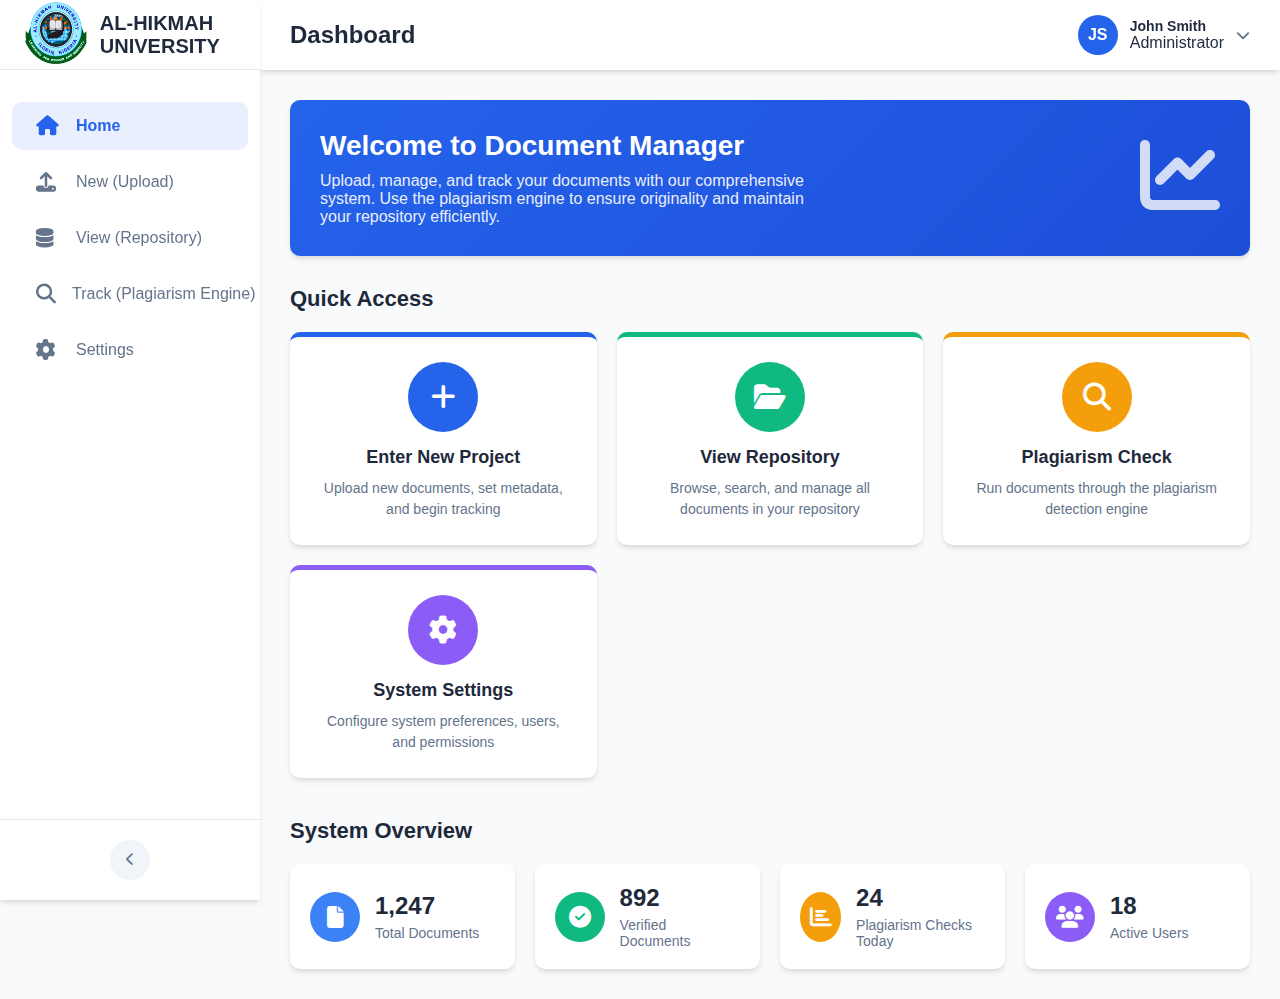
<file: index.html>
<!DOCTYPE html>
<html lang="en">
<head>
    <meta charset="UTF-8">
    <meta name="viewport" content="width=device-width, initial-scale=1.0">
    <title>Document Management System - Dashboard</title>
    <link rel="stylesheet" href="https://cdnjs.cloudflare.com/ajax/libs/font-awesome/6.4.0/css/all.min.css">
    <style>
        * {
            margin: 0;
            padding: 0;
            box-sizing: border-box;
            font-family: 'Segoe UI', Tahoma, Geneva, Verdana, sans-serif;
        }
        
        :root {
            --primary-color: #2563eb;
            --primary-dark: #1d4ed8;
            --secondary-color: #64748b;
            --accent-color: #f1f5f9;
            --text-dark: #1e293b;
            --text-light: #64748b;
            --sidebar-width: 260px;
            --sidebar-collapsed-width: 70px;
            --header-height: 70px;
            --border-radius: 10px;
            --shadow: 0 4px 6px -1px rgba(0, 0, 0, 0.1), 0 2px 4px -1px rgba(0, 0, 0, 0.06);
        }
        
        body {
            display: flex;
            min-height: 100vh;
            background-color: #f8fafc;
            color: var(--text-dark);
        }
        
        /* Sidebar Navigation */
        .sidebar {
            width: var(--sidebar-width);
            background: white;
            height: 100vh;
            position: fixed;
            left: 0;
            top: 0;
            display: flex;
            flex-direction: column;
            box-shadow: var(--shadow);
            z-index: 100;
            transition: width 0.3s ease;
        }
        
        .sidebar.collapsed {
            width: var(--sidebar-collapsed-width);
        }
        
        .sidebar-header {
            height: var(--header-height);
            display: flex;
            align-items: center;
            padding: 0 24px;
            border-bottom: 1px solid #e2e8f0;
        }
        
        .logo {
            display: flex;
            align-items: center;
            gap: 12px;
        }
        
        .logo-icon {
            color: var(--primary-color);
           height: 65px;
        }
        
        .logo-text {
            font-size: 20px;
            font-weight: 700;
            color: var(--text-dark);
        }
        
        .sidebar.collapsed .logo-text {
            display: none;
        }
        
        .nav-menu {
            flex: 1;
            padding: 24px 0;
            overflow-y: auto;
        }
        
        .nav-item {
            display: flex;
            align-items: center;
            padding: 14px 24px;
            margin: 8px 12px;
            border-radius: var(--border-radius);
            color: var(--text-light);
            text-decoration: none;
            transition: all 0.2s;
            white-space: nowrap;
        }
        
        .nav-item:hover {
            background-color: var(--accent-color);
            color: var(--primary-color);
        }
        
        .nav-item.active {
            background-color: rgba(37, 99, 235, 0.1);
            color: var(--primary-color);
            font-weight: 600;
        }
        
        .nav-icon {
            font-size: 20px;
            width: 24px;
            margin-right: 16px;
        }
        
        .sidebar.collapsed .nav-text {
            display: none;
        }
        
        .sidebar-footer {
            padding: 20px;
            border-top: 1px solid #e2e8f0;
        }
        
        .toggle-btn {
            background: var(--accent-color);
            border: none;
            width: 40px;
            height: 40px;
            border-radius: 50%;
            display: flex;
            align-items: center;
            justify-content: center;
            margin: 0 auto;
            color: var(--text-light);
            cursor: pointer;
            transition: all 0.2s;
        }
        
        .toggle-btn:hover {
            background: var(--primary-color);
            color: white;
        }
        
        /* Main Content */
        .main-content {
            flex: 1;
            margin-left: var(--sidebar-width);
            transition: margin-left 0.3s ease;
        }
        
        .sidebar.collapsed + .main-content {
            margin-left: var(--sidebar-collapsed-width);
        }
        
        .header {
            height: var(--header-height);
            background: white;
            display: flex;
            align-items: center;
            justify-content: space-between;
            padding: 0 30px;
            box-shadow: var(--shadow);
            position: sticky;
            top: 0;
            z-index: 50;
        }
        
        .page-title {
            font-size: 24px;
            font-weight: 700;
        }
        
        .user-profile {
            display: flex;
            align-items: center;
            gap: 12px;
            position: relative;
            cursor: pointer;
        }
        
        .avatar {
            width: 40px;
            height: 40px;
            border-radius: 50%;
            background: var(--primary-color);
            color: white;
            display: flex;
            align-items: center;
            justify-content: center;
            font-weight: 600;
            border: 2px solid transparent;
            transition: all 0.2s;
        }
        
        .user-profile.active .avatar {
            border-color: var(--primary-color);
            box-shadow: 0 0 0 3px rgba(37, 99, 235, 0.2);
        }
        
        .user-info {
            display: flex;
            flex-direction: column;
        }
        
        .user-name {
            font-weight: 600;
            font-size: 14px;
        }
        
        /* .user-role {
            font-size: 12px;
            color: var(--text-light);
        } */
        
        /* User Profile Dropdown Overlay */
        .profile-overlay {
            position: fixed;
            top: 0;
            left: 0;
            right: 0;
            bottom: 0;
            background: rgba(0, 0, 0, 0.5);
            z-index: 1000;
            display: none;
            opacity: 0;
            transition: opacity 0.3s ease;
        }
        
        .profile-overlay.active {
            display: flex;
            opacity: 1;
            animation: fadeIn 0.3s ease;
        }
        
        @keyframes fadeIn {
            from { opacity: 0; }
            to { opacity: 1; }
        }
        
        .profile-dropdown {
            position: absolute;
            top: 70px;
            right: 30px;
            background: white;
            border-radius: var(--border-radius);
            box-shadow: var(--shadow);
            width: 320px;
            z-index: 1001;
            overflow: hidden;
            display: none;
            transform: translateY(-10px);
            opacity: 0;
            transition: all 0.3s ease;
        }
        
        .profile-dropdown.active {
            display: block;
            transform: translateY(0);
            opacity: 1;
            animation: slideDown 0.3s ease;
        }
        
        @keyframes slideDown {
            from {
                transform: translateY(-10px);
                opacity: 0;
            }
            to {
                transform: translateY(0);
                opacity: 1;
            }
        }
        
        .dropdown-header {
            padding: 20px;
            background: linear-gradient(135deg, var(--primary-color), var(--primary-dark));
            color: white;
            display: flex;
            align-items: center;
            gap: 15px;
        }
        
        .dropdown-avatar {
            width: 60px;
            height: 60px;
            border-radius: 50%;
            background: rgba(255, 255, 255, 0.2);
            display: flex;
            align-items: center;
            justify-content: center;
            font-size: 24px;
            font-weight: 600;
            border: 3px solid rgba(255, 255, 255, 0.3);
        }
        
        .dropdown-user-info {
            flex: 1;
        }
        
        .dropdown-user-name {
            font-size: 18px;
            font-weight: 600;
            margin-bottom: 5px;
        }
        
        .dropdown-user-role {
            font-size: 14px;
            opacity: 0.9;
        }
        
        .dropdown-user-email {
            font-size: 13px;
            opacity: 0.8;
        }
        
        .dropdown-menu {
            padding: 10px 0;
        }
        
        .dropdown-item {
            display: flex;
            align-items: center;
            padding: 12px 20px;
            color: var(--text-dark);
            text-decoration: none;
            transition: all 0.2s;
            cursor: pointer;
        }
        
        .dropdown-item:hover {
            background-color: var(--accent-color);
            color: var(--primary-color);
        }
        
        .dropdown-icon {
            width: 24px;
            margin-right: 12px;
            font-size: 18px;
            color: var(--text-light);
        }
        
        .dropdown-item:hover .dropdown-icon {
            color: var(--primary-color);
        }
        
        .dropdown-text {
            flex: 1;
            font-size: 14px;
        }
        
        .dropdown-divider {
            height: 1px;
            background-color: #e2e8f0;
            margin: 8px 0;
        }
        
        .dropdown-footer {
            padding: 15px 20px;
            background-color: #f8fafc;
            border-top: 1px solid #e2e8f0;
            display: flex;
            justify-content: flex-end;
            align-items: center;
        }
        
        /* Dashboard Content */
        .dashboard-content {
            padding: 30px;
        }
        
        /* Banner Section */
        .banner-section {
            margin-bottom: 30px;
        }
        
        .banner {
            background: linear-gradient(135deg, var(--primary-color), var(--primary-dark));
            color: white;
            border-radius: var(--border-radius);
            padding: 30px;
            display: flex;
            align-items: center;
            justify-content: space-between;
            box-shadow: var(--shadow);
        }
        
        .banner-content h1 {
            font-size: 28px;
            margin-bottom: 10px;
        }
        
        .banner-content p {
            opacity: 0.9;
            max-width: 500px;
        }
        
        .banner-icon {
            font-size: 80px;
            opacity: 0.8;
        }
        
        /* Quick Access Section */
        .quick-access-section {
            margin-bottom: 40px;
        }
        
        .section-title {
            font-size: 22px;
            margin-bottom: 20px;
            color: var(--text-dark);
        }
        
        .quick-access-cards {
            display: grid;
            grid-template-columns: repeat(auto-fill, minmax(250px, 1fr));
            gap: 20px;
        }
        
        .access-card {
            background: white;
            border-radius: var(--border-radius);
            padding: 25px;
            box-shadow: var(--shadow);
            display: flex;
            flex-direction: column;
            align-items: center;
            text-align: center;
            transition: transform 0.2s, box-shadow 0.2s;
            cursor: pointer;
        }
        
        .access-card:hover {
            transform: translateY(-5px);
            box-shadow: 0 10px 20px rgba(0, 0, 0, 0.1);
        }
        
        .access-card.primary {
            border-top: 5px solid var(--primary-color);
        }
        
        .access-card.green {
            border-top: 5px solid #10b981;
        }
        
        .access-card.orange {
            border-top: 5px solid #f59e0b;
        }
        
        .access-card.purple {
            border-top: 5px solid #8b5cf6;
        }
        
        .card-icon {
            width: 70px;
            height: 70px;
            border-radius: 50%;
            display: flex;
            align-items: center;
            justify-content: center;
            margin-bottom: 15px;
            font-size: 28px;
            color: white;
        }
        
        .card-icon.primary {
            background: var(--primary-color);
        }
        
        .card-icon.green {
            background: #10b981;
        }
        
        .card-icon.orange {
            background: #f59e0b;
        }
        
        .card-icon.purple {
            background: #8b5cf6;
        }
        
        .card-title {
            font-size: 18px;
            font-weight: 600;
            margin-bottom: 10px;
        }
        
        .card-desc {
            color: var(--text-light);
            font-size: 14px;
            line-height: 1.5;
        }
        
        /* Stats Section */
        .stats-section {
            margin-top: 40px;
        }
        
        .stats-cards {
            display: grid;
            grid-template-columns: repeat(auto-fill, minmax(200px, 1fr));
            gap: 20px;
        }
        
        .stat-card {
            background: white;
            border-radius: var(--border-radius);
            padding: 20px;
            box-shadow: var(--shadow);
            display: flex;
            align-items: center;
            gap: 15px;
        }
        
        .stat-icon {
            width: 50px;
            height: 50px;
            border-radius: 50%;
            display: flex;
            align-items: center;
            justify-content: center;
            font-size: 22px;
            color: white;
        }
        
        .stat-info h3 {
            font-size: 24px;
            margin-bottom: 5px;
        }
        
        .stat-info p {
            color: var(--text-light);
            font-size: 14px;
        }
        
        /* Profile Modal */
        .profile-modal {
            position: fixed;
            top: 50%;
            left: 50%;
            transform: translate(-50%, -50%) scale(0.9);
            background: white;
            border-radius: var(--border-radius);
            box-shadow: var(--shadow);
            width: 500px;
            max-width: 90%;
            z-index: 1002;
            overflow: hidden;
            display: none;
            opacity: 0;
            transition: all 0.3s ease;
        }
        
        .profile-modal.active {
            display: block;
            transform: translate(-50%, -50%) scale(1);
            opacity: 1;
            animation: modalAppear 0.3s ease;
        }
        
        @keyframes modalAppear {
            from {
                transform: translate(-50%, -50%) scale(0.9);
                opacity: 0;
            }
            to {
                transform: translate(-50%, -50%) scale(1);
                opacity: 1;
            }
        }
        
        .modal-header {
            padding: 20px;
            background: var(--primary-color);
            color: white;
            display: flex;
            align-items: center;
            justify-content: space-between;
        }
        
        .modal-title {
            font-size: 20px;
            font-weight: 600;
        }
        
        .modal-close {
            background: none;
            border: none;
            color: white;
            font-size: 24px;
            cursor: pointer;
            width: 30px;
            height: 30px;
            display: flex;
            align-items: center;
            justify-content: center;
            border-radius: 50%;
            transition: background-color 0.2s;
        }
        
        .modal-close:hover {
            background-color: rgba(255, 255, 255, 0.2);
        }
        
        .modal-content {
            padding: 30px;
        }
        
        .form-group {
            margin-bottom: 20px;
        }
        
        .form-group label {
            display: block;
            margin-bottom: 8px;
            font-weight: 600;
            color: var(--text-dark);
        }
        
        .form-group input, .form-group select, .form-group textarea {
            width: 100%;
            padding: 12px 16px;
            border: 1px solid #cbd5e1;
            border-radius: var(--border-radius);
            font-size: 16px;
            transition: all 0.2s;
        }
        
        .form-group input:focus, .form-group select:focus, .form-group textarea:focus {
            outline: none;
            border-color: var(--primary-color);
            box-shadow: 0 0 0 3px rgba(37, 99, 235, 0.1);
        }
        
        .form-group select {
            background-image: url("data:image/svg+xml,%3csvg xmlns='http://www.w3.org/2000/svg' fill='none' viewBox='0 0 20 20'%3e%3cpath stroke='%236b7280' stroke-linecap='round' stroke-linejoin='round' stroke-width='1.5' d='M6 8l4 4 4-4'/%3e%3c/svg%3e");
            background-position: right 0.5rem center;
            background-repeat: no-repeat;
            background-size: 1.5em 1.5em;
            padding-right: 2.5rem;
            -webkit-appearance: none;
            -moz-appearance: none;
            appearance: none;
        }
        
        .form-group textarea {
            min-height: 100px;
            resize: vertical;
        }
        
        .modal-actions {
            display: flex;
            justify-content: flex-end;
            gap: 10px;
            padding: 20px;
            border-top: 1px solid #e2e8f0;
        }
        
        .btn {
            padding: 10px 20px;
            border-radius: var(--border-radius);
            font-weight: 600;
            font-size: 14px;
            cursor: pointer;
            transition: all 0.2s;
            border: none;
            display: inline-flex;
            align-items: center;
            gap: 8px;
        }
        
        .btn-primary {
            background-color: var(--primary-color);
            color: white;
        }
        
        .btn-primary:hover {
            background-color: var(--primary-dark);
        }
        
        .btn-secondary {
            background-color: #e2e8f0;
            color: var(--text-dark);
        }
        
        .btn-secondary:hover {
            background-color: #cbd5e1;
        }
        
        .btn-success {
            background-color: #10b981;
            color: white;
        }
        
        .btn-success:hover {
            background-color: #0da271;
        }
        
        .btn-danger {
            background-color: #ef4444;
            color: white;
        }
        
        .btn-danger:hover {
            background-color: #dc2626;
        }
        
        /* Toast Notification */
        .toast {
            position: fixed;
            bottom: 30px;
            right: 30px;
            background: #10b981;
            color: white;
            padding: 15px 25px;
            border-radius: var(--border-radius);
            box-shadow: 0 10px 25px -5px rgba(0, 0, 0, 0.1);
            display: flex;
            align-items: center;
            gap: 12px;
            z-index: 1000;
            transform: translateY(100px);
            opacity: 0;
            transition: all 0.3s ease;
        }
        
        .toast.show {
            transform: translateY(0);
            opacity: 1;
        }
        
        .toast-icon {
            font-size: 20px;
        }
        
        /* Session Timer */
        .session-timer {
            position: fixed;
            bottom: 20px;
            left: 20px;
            background: white;
            border-radius: var(--border-radius);
            padding: 15px 20px;
            box-shadow: var(--shadow);
            display: flex;
            align-items: center;
            gap: 10px;
            z-index: 999;
            border-left: 4px solid var(--primary-color);
            display: none;
        }
        
        .session-timer.active {
            display: flex;
            animation: slideIn 0.3s ease;
        }
        
        @keyframes slideIn {
            from {
                transform: translateX(-100px);
                opacity: 0;
            }
            to {
                transform: translateX(0);
                opacity: 1;
            }
        }
        
        .timer-icon {
            color: var(--primary-color);
            font-size: 20px;
        }
        
        .timer-text {
            font-size: 14px;
            font-weight: 600;
        }
        
        .timer-time {
            font-weight: 700;
            color: var(--primary-color);
            font-size: 16px;
        }
        
        /* Activity Log */
        .activity-log {
            position: fixed;
            top: 100px;
            right: 30px;
            background: white;
            border-radius: var(--border-radius);
            box-shadow: var(--shadow);
            width: 300px;
            z-index: 998;
            overflow: hidden;
            display: none;
        }
        
        .activity-log.active {
            display: block;
            animation: slideDown 0.3s ease;
        }
        
        .activity-header {
            padding: 15px 20px;
            background: var(--primary-color);
            color: white;
            display: flex;
            align-items: center;
            justify-content: space-between;
        }
        
        .activity-title {
            font-size: 16px;
            font-weight: 600;
        }
        
        .activity-close {
            background: none;
            border: none;
            color: white;
            cursor: pointer;
        }
        
        .activity-content {
            padding: 15px;
            max-height: 300px;
            overflow-y: auto;
        }
        
        .activity-item {
            padding: 10px 0;
            border-bottom: 1px solid #e2e8f0;
            font-size: 13px;
        }
        
        .activity-time {
            color: var(--text-light);
            font-size: 12px;
            margin-bottom: 3px;
        }
        
        /* Responsive Design */
        @media (max-width: 1024px) {
            .sidebar {
                width: var(--sidebar-collapsed-width);
            }
            
            .sidebar:not(.collapsed) {
                width: var(--sidebar-width);
            }
            
            .main-content {
                margin-left: var(--sidebar-collapsed-width);
            }
            
            .sidebar:not(.collapsed) + .main-content {
                margin-left: var(--sidebar-width);
            }
            
            .user-info {
                display: none;
            }
            
            .profile-dropdown {
                right: 15px;
                width: 280px;
            }
            
            .activity-log {
                right: 15px;
                width: 280px;
            }
        }
        
        @media (max-width: 768px) {
            .banner {
                flex-direction: column;
                text-align: center;
                gap: 20px;
            }
            
            .banner-icon {
                font-size: 60px;
            }
            
            .quick-access-cards {
                grid-template-columns: 1fr;
            }
            
            .profile-dropdown {
                width: 280px;
                right: 10px;
            }
            
            .profile-modal {
                width: 95%;
            }
            
            .activity-log {
                right: 10px;
                width: 280px;
            }
            
            .session-timer {
                left: 10px;
                right: 10px;
                bottom: 10px;
            }
        }
        
        @media (max-width: 480px) {
            .header {
                padding: 0 15px;
            }
            
            .dashboard-content {
                padding: 20px;
            }
            
            .profile-dropdown {
                width: 260px;
            }
            
            .activity-log {
                width: 260px;
            }
        }
    </style>  
</head>
<body>
    <!-- Sidebar Navigation -->
    <nav class="sidebar" id="sidebar">
        <div class="sidebar-header">
            <div class="logo">
                <div class="logo-icon">
                   <img class="logo-icon" src="logo.png" alt="">
                </div>
                <div class="logo-text">AL-HIKMAH UNIVERSITY</div>
            </div>
        </div>
        
        <div class="nav-menu">
            <a href="#" class="nav-item active">
                <i class="fas fa-home nav-icon"></i>
                <span class="nav-text">Home</span>
            </a>
            
            <a href="upload.html" class="nav-item">
                <i class="fas fa-upload nav-icon"></i>
                <span class="nav-text">New (Upload)</span>
            </a>
            
            <a href="repo.html" class="nav-item">
                <i class="fas fa-database nav-icon"></i>
                <span class="nav-text">View (Repository)</span>
            </a>
            
            <a href="plag.html" class="nav-item">
                <i class="fas fa-search nav-icon"></i>
                <span class="nav-text">Track (Plagiarism Engine)</span>
            </a>
            
            <a href="settings.html" class="nav-item">
                <i class="fas fa-cog nav-icon"></i>
                <span class="nav-text">Settings</span>
            </a>

            <!-- <a href="about.html" class="nav-item">
                <i class="fas fa-info-circle nav-icon"></i>
                <span class="nav-text">About</span>
            </a> -->
        </div>
        
        <div class="sidebar-footer">
            <button class="toggle-btn" id="toggleBtn">
                <i class="fas fa-chevron-left"></i>
            </button>
        </div>
    </nav>
    
    <!-- Main Content -->
    <div class="main-content">
        <!-- Header -->
        <header class="header">
            <div class="page-title">Dashboard</div>
            <div class="user-profile" id="userProfile">
                <div class="avatar" id="userAvatar">JS</div>
                <div class="user-info">
                    <div class="user-name" id="headerUserName">John Smith</div>
                    <div class="user-role">Administrator</div>
                </div>
                <i class="fas fa-chevron-down" style="font-size: 14px; color: var(--text-light);"></i>
            </div>
        </header>
        
        <!-- Dashboard Content -->
        <div class="dashboard-content">
            <!-- Banner Section -->
            <section class="banner-section">
                <div class="banner">
                    <div class="banner-content">
                        <h1>Welcome to Document Manager</h1>
                        <p>Upload, manage, and track your documents with our comprehensive system. Use the plagiarism engine to ensure originality and maintain your repository efficiently.</p>
                    </div>
                    <div class="banner-icon">
                        <i class="fas fa-chart-line"></i>
                    </div>
                </div>
            </section>
            
            <!-- Quick Access Section -->
            <section class="quick-access-section">
                <h2 class="section-title">Quick Access</h2>
                <div class="quick-access-cards">
                    <!-- Enter New Project Card -->
                    <div class="access-card primary" id="enterNewProject">
                        <div class="card-icon primary">
                            <i class="fas fa-plus"></i>
                        </div>
                        <h3 class="card-title">Enter New Project</h3>
                        <p class="card-desc">Upload new documents, set metadata, and begin tracking</p>
                    </div>
                    
                    <!-- View Repository Card -->
                    <div class="access-card green" id="viewRepository">
                        <div class="card-icon green">
                            <i class="fas fa-folder-open"></i>
                        </div>
                        <h3 class="card-title">View Repository</h3>
                        <p class="card-desc">Browse, search, and manage all documents in your repository</p>
                    </div>
                    
                    <!-- Plagiarism Check Card -->
                    <div class="access-card orange" id="plagiarismCheck">
                        <div class="card-icon orange">
                            <i class="fas fa-search"></i>
                        </div>
                        <h3 class="card-title">Plagiarism Check</h3>
                        <p class="card-desc">Run documents through the plagiarism detection engine</p>
                    </div>
                    
                    <!-- System Settings Card -->
                    <div class="access-card purple" id="systemSettings">
                        <div class="card-icon purple">
                            <i class="fas fa-cog"></i>
                        </div>
                        <h3 class="card-title">System Settings</h3>
                        <p class="card-desc">Configure system preferences, users, and permissions</p>
                    </div>
                </div>
            </section>
            
            <!-- Stats Section -->
            <section class="stats-section">
                <h2 class="section-title">System Overview</h2>
                <div class="stats-cards">
                    <div class="stat-card">
                        <div class="stat-icon" style="background-color: #3b82f6;">
                            <i class="fas fa-file"></i>
                        </div>
                        <div class="stat-info">
                            <h3>1,247</h3>
                            <p>Total Documents</p>
                        </div>
                    </div>
                    
                    <div class="stat-card">
                        <div class="stat-icon" style="background-color: #10b981;">
                            <i class="fas fa-check-circle"></i>
                        </div>
                        <div class="stat-info">
                            <h3>892</h3>
                            <p>Verified Documents</p>
                        </div>
                    </div>
                    
                    <div class="stat-card">
                        <div class="stat-icon" style="background-color: #f59e0b;">
                            <i class="fas fa-chart-bar"></i>
                        </div>
                        <div class="stat-info">
                            <h3>24</h3>
                            <p>Plagiarism Checks Today</p>
                        </div>
                    </div>
                    
                    <div class="stat-card">
                        <div class="stat-icon" style="background-color: #8b5cf6;">
                            <i class="fas fa-users"></i>
                        </div>
                        <div class="stat-info">
                            <h3>18</h3>
                            <p>Active Users</p>
                        </div>
                    </div>
                </div>
            </section>
        </div>
    </div>

    <!-- Profile Dropdown Overlay -->
    <div class="profile-overlay" id="profileOverlay"></div>
    
    <!-- Profile Dropdown -->
    <div class="profile-dropdown" id="profileDropdown">
        <div class="dropdown-header">
            <div class="dropdown-avatar" id="dropdownUserAvatar">JS</div>
            <div class="dropdown-user-info">
                <div class="dropdown-user-name" id="dropdownUserName">John Smith</div>
                <div class="dropdown-user-role">Administrator</div>
                <div class="dropdown-user-email">john.smith@university.edu</div>
            </div>
        </div>
        
        <div class="dropdown-menu">
            <div class="dropdown-item" id="profileSettings">
                <i class="fas fa-user-circle dropdown-icon"></i>
                <span class="dropdown-text">Profile Settings</span>
            </div>
            
            <div class="dropdown-item" id="changePassword">
                <i class="fas fa-key dropdown-icon"></i>
                <span class="dropdown-text">Change Password</span>
            </div>
            
            <div class="dropdown-item" id="profilePicture">
                <i class="fas fa-camera dropdown-icon"></i>
                <span class="dropdown-text">Update Profile Picture</span>
            </div>
            
            <div class="dropdown-divider"></div>
            
            <div class="dropdown-item" id="accountSettings">
                <i class="fas fa-user-cog dropdown-icon"></i>
                <span class="dropdown-text">Account Settings</span>
            </div>
            
            <div class="dropdown-item" id="viewActivity">
                <i class="fas fa-history dropdown-icon"></i>
                <span class="dropdown-text">View Activity Log</span>
            </div>
            
            <div class="dropdown-item" id="sessionInfo">
                <i class="fas fa-clock dropdown-icon"></i>
                <span class="dropdown-text">Session Information</span>
            </div>
        </div>
        
        <div class="dropdown-footer">
            <div class="dropdown-item" id="logoutBtn" style="padding: 0;">
                <i class="fas fa-sign-out-alt dropdown-icon"></i>
                <span class="dropdown-text">Logout</span>
            </div>
        </div>
    </div>
    
    <!-- Profile Settings Modal -->
    <div class="profile-modal" id="profileModal">
        <div class="modal-header">
            <div class="modal-title" id="modalTitle">Profile Settings</div>
            <button class="modal-close" id="modalClose">&times;</button>
        </div>
        <div class="modal-content">
            <form id="profileForm">
                <div class="form-group">
                    <label for="fullName">Full Name</label>
                    <input type="text" id="fullName" value="John Smith">
                </div>
                
                <div class="form-group">
                    <label for="email">Email Address</label>
                    <input type="email" id="email" value="john.smith@university.edu">
                </div>
                
                <div class="form-group">
                    <label for="phone">Phone Number</label>
                    <input type="tel" id="phone" value="+1 (555) 123-4567">
                </div>
                
                <div class="form-group">
                    <label for="department">Department</label>
                    <select id="department" class="form-group select">
                        <option value="cs" selected>Computer Science</option>
                        <option value="math">Mathematics</option>
                        <option value="physics">Physics</option>
                        <option value="engineering">Engineering</option>
                        <option value="business">Business</option>
                    </select>
                </div>
                
                <div class="form-group">
                    <label for="position">Position</label>
                    <input type="text" id="position" value="Administrator">
                </div>
                
                <div class="form-group">
                    <label for="bio">Bio / Description</label>
                    <textarea id="bio" placeholder="Tell us about yourself...">Senior administrator responsible for document management and plagiarism verification at the university.</textarea>
                </div>
            </form>
        </div>
        <div class="modal-actions">
            <button class="btn btn-secondary" id="cancelBtn">Cancel</button>
            <button class="btn btn-primary" id="saveProfileBtn">Save Changes</button>
        </div>
    </div>
    
    <!-- Change Password Modal -->
    <div class="profile-modal" id="passwordModal">
        <div class="modal-header">
            <div class="modal-title">Change Password</div>
            <button class="modal-close" id="passwordModalClose">&times;</button>
        </div>
        <div class="modal-content">
            <form id="passwordForm">
                <div class="form-group">
                    <label for="currentPassword">Current Password</label>
                    <input type="password" id="currentPassword" placeholder="Enter current password">
                </div>
                
                <div class="form-group">
                    <label for="newPassword">New Password</label>
                    <input type="password" id="newPassword" placeholder="Enter new password">
                </div>
                
                <div class="form-group">
                    <label for="confirmPassword">Confirm New Password</label>
                    <input type="password" id="confirmPassword" placeholder="Confirm new password">
                </div>
                
                <div style="background-color: #f1f5f9; padding: 15px; border-radius: var(--border-radius); margin-top: 20px;">
                    <p style="font-size: 14px; color: var(--text-light); margin-bottom: 10px;">Password Requirements:</p>
                    <ul style="font-size: 13px; color: var(--text-light); padding-left: 20px;">
                        <li>At least 8 characters long</li>
                        <li>Contains uppercase and lowercase letters</li>
                        <li>Includes at least one number</li>
                        <li>Includes at least one special character</li>
                    </ul>
                </div>
            </form>
        </div>
        <div class="modal-actions">
            <button class="btn btn-secondary" id="cancelPasswordBtn">Cancel</button>
            <button class="btn btn-primary" id="savePasswordBtn">Update Password</button>
        </div>
    </div>
    
    <!-- Profile Picture Modal -->
    <div class="profile-modal" id="pictureModal">
        <div class="modal-header">
            <div class="modal-title">Update Profile Picture</div>
            <button class="modal-close" id="pictureModalClose">&times;</button>
        </div>
        <div class="modal-content">
            <div style="text-align: center; margin-bottom: 30px;">
                <div id="avatarPreview" style="width: 120px; height: 120px; border-radius: 50%; background: linear-gradient(135deg, var(--primary-color), var(--primary-dark)); margin: 0 auto 20px; display: flex; align-items: center; justify-content: center; font-size: 48px; color: white; font-weight: 600; position: relative;">
                    JS
                    <div style="position: absolute; bottom: 5px; right: 5px; background: white; width: 30px; height: 30px; border-radius: 50%; display: flex; align-items: center; justify-content: center; color: var(--primary-color); cursor: pointer; box-shadow: var(--shadow);">
                        <i class="fas fa-camera"></i>
                    </div>
                </div>
                <p style="color: var(--text-light); font-size: 14px;">Click the camera icon to upload a new photo</p>
            </div>
            
            <div style="border: 2px dashed #cbd5e1; border-radius: var(--border-radius); padding: 30px; text-align: center; cursor: pointer; background-color: #f8fafc; transition: all 0.3s;" id="uploadArea">
                <i class="fas fa-cloud-upload-alt" style="font-size: 48px; color: var(--text-light); margin-bottom: 15px;"></i>
                <p style="font-weight: 600; margin-bottom: 10px; color: var(--text-dark);">Drag & drop your photo here</p>
                <p style="color: var(--text-light); font-size: 14px; margin-bottom: 20px;">or click to browse files</p>
                <button class="btn btn-primary" style="padding: 8px 16px; font-size: 14px;">Browse Files</button>
                <input type="file" id="profilePictureInput" accept="image/*" style="display: none;">
            </div>
            
            <div style="margin-top: 20px;">
                <p style="font-size: 13px; color: var(--text-light);">Recommended: Square image, at least 400x400 pixels, JPG or PNG format.</p>
            </div>
        </div>
        <div class="modal-actions">
            <button class="btn btn-secondary" id="cancelPictureBtn">Cancel</button>
            <button class="btn btn-primary" id="savePictureBtn">Save Picture</button>
        </div>
    </div>
    
    <!-- Session Information Modal -->
    <div class="profile-modal" id="sessionModal">
        <div class="modal-header">
            <div class="modal-title">Session Information</div>
            <button class="modal-close" id="sessionModalClose">&times;</button>
        </div>
        <div class="modal-content">
            <div style="margin-bottom: 25px;">
                <h3 style="margin-bottom: 15px; color: var(--primary-color);">Current Session</h3>
                <div style="background: #f8fafc; padding: 15px; border-radius: var(--border-radius);">
                    <div style="display: flex; justify-content: space-between; margin-bottom: 10px;">
                        <span style="color: var(--text-light);">Session Started:</span>
                        <span style="font-weight: 600;" id="sessionStartTime">10:30 AM, Today</span>
                    </div>
                    <div style="display: flex; justify-content: space-between; margin-bottom: 10px;">
                        <span style="color: var(--text-light);">Duration:</span>
                        <span style="font-weight: 600;" id="sessionDuration">2 hours 15 minutes</span>
                    </div>
                    <div style="display: flex; justify-content: space-between; margin-bottom: 10px;">
                        <span style="color: var(--text-light);">IP Address:</span>
                        <span style="font-weight: 600;">192.168.1.105</span>
                    </div>
                    <div style="display: flex; justify-content: space-between;">
                        <span style="color: var(--text-light);">Device:</span>
                        <span style="font-weight: 600;">Chrome on Windows</span>
                    </div>
                </div>
            </div>
            
            <div>
                <h3 style="margin-bottom: 15px; color: var(--primary-color);">Session Management</h3>
                <div style="display: flex; gap: 10px; margin-bottom: 20px;">
                    <button class="btn btn-secondary" id="extendSessionBtn">
                        <i class="fas fa-clock"></i> Extend Session
                    </button>
                    <button class="btn btn-danger" id="endOtherSessionsBtn">
                        <i class="fas fa-sign-out-alt"></i> End Other Sessions
                    </button>
                </div>
                
                <div style="background: #fef2f2; padding: 15px; border-radius: var(--border-radius); border: 1px solid #fecaca;">
                    <p style="color: #dc2626; font-size: 14px; margin-bottom: 10px;">
                        <i class="fas fa-exclamation-triangle"></i> You have 2 other active sessions
                    </p>
                    <button class="btn btn-secondary" style="width: 100%; padding: 8px;" id="viewAllSessionsBtn">
                        View All Active Sessions
                    </button>
                </div>
            </div>
        </div>
        <div class="modal-actions">
            <button class="btn btn-secondary" id="cancelSessionBtn">Close</button>
        </div>
    </div>
    
    <!-- Toast Notification -->
    <div class="toast" id="toast">
        <i class="fas fa-check-circle toast-icon"></i>
        <span id="toastMessage">Profile updated successfully!</span>
    </div>
    
    <!-- Session Timer -->
    <div class="session-timer" id="sessionTimer">
        <i class="fas fa-clock timer-icon"></i>
        <div>
            <div class="timer-text">Session expires in:</div>
            <div class="timer-time" id="timerCountdown">59:45</div>
        </div>
        <button class="btn btn-primary btn-sm" id="extendTimerBtn" style="margin-left: auto; padding: 5px 10px; font-size: 12px;">
            <i class="fas fa-plus"></i> Extend
        </button>
    </div>
    
    <!-- Activity Log -->
    <div class="activity-log" id="activityLog">
        <div class="activity-header">
            <div class="activity-title">Recent Activity</div>
            <button class="activity-close" id="activityClose">&times;</button>
        </div>
        <div class="activity-content" id="activityContent">
            <!-- Activity items will be added here dynamically -->
        </div>
    </div>

    <script>
        // Toggle sidebar collapse
        const toggleBtn = document.getElementById('toggleBtn');
        const sidebar = document.getElementById('sidebar');
        
        toggleBtn.addEventListener('click', () => {
            sidebar.classList.toggle('collapsed');
            
            // Rotate the chevron icon
            const icon = toggleBtn.querySelector('i');
            if (sidebar.classList.contains('collapsed')) {
                icon.classList.remove('fa-chevron-left');
                icon.classList.add('fa-chevron-right');
            } else {
                icon.classList.remove('fa-chevron-right');
                icon.classList.add('fa-chevron-left');
            }
        });
        
        // User Profile Dropdown Functionality
        const userProfile = document.getElementById('userProfile');
        const profileOverlay = document.getElementById('profileOverlay');
        const profileDropdown = document.getElementById('profileDropdown');
        
        // Toggle dropdown when clicking user profile
        userProfile.addEventListener('click', (e) => {
            e.stopPropagation();
            userProfile.classList.toggle('active');
            profileOverlay.classList.toggle('active');
            profileDropdown.classList.toggle('active');
        });
        
        // Close dropdown when clicking overlay
        profileOverlay.addEventListener('click', () => {
            closeDropdown();
        });
        
        // Close dropdown when clicking outside
        document.addEventListener('click', (e) => {
            if (!userProfile.contains(e.target) && !profileDropdown.contains(e.target)) {
                closeDropdown();
            }
        });
        
        function closeDropdown() {
            userProfile.classList.remove('active');
            profileOverlay.classList.remove('active');
            profileDropdown.classList.remove('active');
            closeAllModals();
            hideActivityLog();
        }
        
        // Modal Elements
        const profileModal = document.getElementById('profileModal');
        const passwordModal = document.getElementById('passwordModal');
        const pictureModal = document.getElementById('pictureModal');
        const sessionModal = document.getElementById('sessionModal');
        
        // Function to close all modals
        function closeAllModals() {
            profileModal.classList.remove('active');
            passwordModal.classList.remove('active');
            pictureModal.classList.remove('active');
            sessionModal.classList.remove('active');
            profileOverlay.classList.remove('active');
        }
        
        // Profile Settings Click - HIGHLY FUNCTIONAL
        document.getElementById('profileSettings').addEventListener('click', (e) => {
            e.stopPropagation();
            closeDropdown();
            profileModal.classList.add('active');
            profileOverlay.classList.add('active');
            
            // Add activity log entry
            addActivityLog('Opened profile settings');
        });
        
        // Change Password Click - HIGHLY FUNCTIONAL
        document.getElementById('changePassword').addEventListener('click', (e) => {
            e.stopPropagation();
            closeDropdown();
            passwordModal.classList.add('active');
            profileOverlay.classList.add('active');
            
            // Add activity log entry
            addActivityLog('Opened password change form');
        });
        
        // Profile Picture Click - HIGHLY FUNCTIONAL
        document.getElementById('profilePicture').addEventListener('click', (e) => {
            e.stopPropagation();
            closeDropdown();
            pictureModal.classList.add('active');
            profileOverlay.classList.add('active');
            
            // Add activity log entry
            addActivityLog('Opened profile picture update');
        });
        
        // Account Settings Click - HIGHLY FUNCTIONAL
        document.getElementById('accountSettings').addEventListener('click', (e) => {
            e.stopPropagation();
            closeDropdown();
            showToast('Redirecting to account settings...', 'info');
            
            // Simulate navigation delay
            setTimeout(() => {
                window.location.href = 'settings.html';
            }, 500);
            
            // Add activity log entry
            addActivityLog('Navigated to account settings');
        });
        
        // View Activity Click - HIGHLY FUNCTIONAL
        document.getElementById('viewActivity').addEventListener('click', (e) => {
            e.stopPropagation();
            closeDropdown();
            showActivityLog();
            
            // Add activity log entry
            addActivityLog('Viewed activity log');
        });
        
        // Session Information Click - HIGHLY FUNCTIONAL
        document.getElementById('sessionInfo').addEventListener('click', (e) => {
            e.stopPropagation();
            closeDropdown();
            sessionModal.classList.add('active');
            profileOverlay.classList.add('active');
            
            // Update session info
            updateSessionInfo();
            
            // Add activity log entry
            addActivityLog('Viewed session information');
        });
        
        // Logout Click - HIGHLY FUNCTIONAL
        document.getElementById('logoutBtn').addEventListener('click', (e) => {
            e.stopPropagation();
            
            // Show confirmation with session info
            const confirmLogout = confirm(`Are you sure you want to logout?\n\nSession Duration: ${getSessionDuration()}\n\nYou will need to login again to access the system.`);
            
            if (confirmLogout) {
                showToast('Logging out...', 'info');
                
                // Add activity log entry
                addActivityLog('User logged out');
                
                // Save activity log to localStorage before redirecting
                saveActivityLog();
                
                setTimeout(() => {
                    window.location.href = 'login.html';
                }, 1000);
            }
        });
        
        // // Modal close buttons
        document.getElementById('modalClose').addEventListener('click', closeAllModals);
        document.getElementById('cancelBtn').addEventListener('click', closeAllModals);
        
        document.getElementById('passwordModalClose').addEventListener('click', closeAllModals);
        document.getElementById('cancelPasswordBtn').addEventListener('click', closeAllModals);
        
        document.getElementById('pictureModalClose').addEventListener('click', closeAllModals);
        document.getElementById('cancelPictureBtn').addEventListener('click', closeAllModals);
        
        document.getElementById('sessionModalClose').addEventListener('click', closeAllModals);
        document.getElementById('cancelSessionBtn').addEventListener('click', closeAllModals);
        
        // Activity log close
        document.getElementById('activityClose').addEventListener('click', hideActivityLog);
        
        // Show toast notification
        function showToast(message, type = 'success') {
            const toast = document.getElementById('toast');
            const toastMessage = document.getElementById('toastMessage');
            
            // Update toast color based on type
            if (type === 'success') {
                toast.style.background = '#10b981';
                toast.querySelector('i').className = 'fas fa-check-circle toast-icon';
            } else if (type === 'error') {
                toast.style.background = '#ef4444';
                toast.querySelector('i').className = 'fas fa-exclamation-circle toast-icon';
            } else if (type === 'info') {
                toast.style.background = '#3b82f6';
                toast.querySelector('i').className = 'fas fa-info-circle toast-icon';
            } else if (type === 'warning') {
                toast.style.background = '#f59e0b';
                toast.querySelector('i').className = 'fas fa-exclamation-triangle toast-icon';
            }
            
            // Update message
            toastMessage.textContent = message;
            
            // Show toast
            toast.classList.add('show');
            
            // Hide after 3 seconds
            setTimeout(() => {
                toast.classList.remove('show');
            }, 3000);
        }
        
        // Save Profile - HIGHLY FUNCTIONAL
        document.getElementById('saveProfileBtn').addEventListener('click', () => {
            const fullName = document.getElementById('fullName').value.trim();
            const email = document.getElementById('email').value.trim();
            const phone = document.getElementById('phone').value.trim();
            const department = document.getElementById('department').value;
            const position = document.getElementById('position').value.trim();
            const bio = document.getElementById('bio').value.trim();
            
            if (!fullName) {
                showToast('Please enter your name', 'error');
                return;
            }
            
            if (!email) {
                showToast('Please enter your email', 'error');
                return;
            }
            
            // Update user info in all places
            updateUserName(fullName);
            
            // Update other profile info
            document.getElementById('dropdownUserEmail').textContent = email;
            
            // Save to localStorage for persistence
            localStorage.setItem('userProfile', JSON.stringify({
                name: fullName,
                email: email,
                phone: phone,
                department: department,
                position: position,
                bio: bio
            }));
            
            showToast('Profile updated successfully! Your changes have been saved.', 'success');
            
            // Add activity log entry
            addActivityLog('Updated profile information');
            
            closeAllModals();
        });
        
        // Save Password - HIGHLY FUNCTIONAL
        document.getElementById('savePasswordBtn').addEventListener('click', () => {
            const currentPassword = document.getElementById('currentPassword').value;
            const newPassword = document.getElementById('newPassword').value;
            const confirmPassword = document.getElementById('confirmPassword').value;
            
            // Basic validation
            if (!currentPassword || !newPassword || !confirmPassword) {
                showToast('Please fill in all password fields.', 'error');
                return;
            }
            
            if (newPassword !== confirmPassword) {
                showToast('New passwords do not match.', 'error');
                return;
            }
            
            if (newPassword.length < 8) {
                showToast('Password must be at least 8 characters long.', 'error');
                return;
            }
            
            // Check password strength
            if (!isStrongPassword(newPassword)) {
                showToast('Password must include uppercase, lowercase, number, and special character.', 'error');
                return;
            }
            
            // In a real application, you would send this to the server
            // For demo, we'll simulate success
            showToast('Password updated successfully! Please use your new password next time you login.', 'success');
            
            // Reset form
            document.getElementById('passwordForm').reset();
            
            // Add activity log entry
            addActivityLog('Changed account password');
            
            // Reset session timer since password was changed
            resetSessionTimer();
            
            closeAllModals();
        });
        
        // Save Picture - HIGHLY FUNCTIONAL
        document.getElementById('savePictureBtn').addEventListener('click', () => {
            const avatarPreview = document.getElementById('avatarPreview');
            
            // Check if an image was uploaded
            if (avatarPreview.style.backgroundImage && avatarPreview.style.backgroundImage !== 'none') {
                // Save to localStorage
                localStorage.setItem('userAvatar', avatarPreview.style.backgroundImage);
                
                // Update main avatars
                document.getElementById('userAvatar').style.backgroundImage = avatarPreview.style.backgroundImage;
                document.getElementById('userAvatar').style.backgroundSize = 'cover';
                document.getElementById('userAvatar').style.backgroundPosition = 'center';
                document.getElementById('userAvatar').textContent = '';
                
                document.getElementById('dropdownUserAvatar').style.backgroundImage = avatarPreview.style.backgroundImage;
                document.getElementById('dropdownUserAvatar').style.backgroundSize = 'cover';
                document.getElementById('dropdownUserAvatar').style.backgroundPosition = 'center';
                document.getElementById('dropdownUserAvatar').textContent = '';
                
                showToast('Profile picture updated successfully!', 'success');
                
                // Add activity log entry
                addActivityLog('Updated profile picture');
            } else {
                showToast('No new picture selected. Please upload a picture first.', 'warning');
                return;
            }
            
            closeAllModals();
        });
        
        // Profile picture upload - HIGHLY FUNCTIONAL
        const uploadArea = document.getElementById('uploadArea');
        const profilePictureInput = document.getElementById('profilePictureInput');
        const avatarPreview = document.getElementById('avatarPreview');
        
        uploadArea.addEventListener('click', () => {
            profilePictureInput.click();
        });
        
        avatarPreview.addEventListener('click', (e) => {
            if (e.target.closest('.fa-camera') || e.target.closest('div').className === '') {
                profilePictureInput.click();
            }
        });
        
        profilePictureInput.addEventListener('change', (e) => {
            if (e.target.files.length > 0) {
                const file = e.target.files[0];
                
                // Validate file type
                if (!file.type.match('image.*')) {
                    showToast('Please select an image file.', 'error');
                    return;
                }
                
                // Validate file size (max 5MB)
                if (file.size > 5 * 1024 * 1024) {
                    showToast('File size must be less than 5MB.', 'error');
                    return;
                }
                
                // Preview image
                const reader = new FileReader();
                reader.onload = function(event) {
                    // Update preview
                    avatarPreview.style.backgroundImage = `url(${event.target.result})`;
                    avatarPreview.style.backgroundSize = 'cover';
                    avatarPreview.style.backgroundPosition = 'center';
                    avatarPreview.textContent = '';
                    
                    // Add camera icon overlay
                    const cameraIcon = document.createElement('div');
                    cameraIcon.style.position = 'absolute';
                    cameraIcon.style.bottom = '5px';
                    cameraIcon.style.right = '5px';
                    cameraIcon.style.background = 'white';
                    cameraIcon.style.width = '30px';
                    cameraIcon.style.height = '30px';
                    cameraIcon.style.borderRadius = '50%';
                    cameraIcon.style.display = 'flex';
                    cameraIcon.style.alignItems = 'center';
                    cameraIcon.style.justifyContent = 'center';
                    cameraIcon.style.color = 'var(--primary-color)';
                    cameraIcon.style.cursor = 'pointer';
                    cameraIcon.style.boxShadow = 'var(--shadow)';
                    cameraIcon.innerHTML = '<i class="fas fa-camera"></i>';
                    cameraIcon.addEventListener('click', () => profilePictureInput.click());
                    
                    avatarPreview.appendChild(cameraIcon);
                };
                reader.readAsDataURL(file);
                
                // Add activity log entry
                addActivityLog('Selected new profile picture');
            }
        });
        
        // Session modal functionality
        document.getElementById('extendSessionBtn').addEventListener('click', () => {
            extendSession();
            showToast('Session extended by 30 minutes', 'success');
            closeAllModals();
        });
        
        document.getElementById('endOtherSessionsBtn').addEventListener('click', () => {
            if (confirm('This will end all other active sessions. Continue?')) {
                showToast('All other sessions have been ended', 'success');
                addActivityLog('Ended all other active sessions');
                closeAllModals();
            }
        });
        
        document.getElementById('viewAllSessionsBtn').addEventListener('click', () => {
            showToast('Opening session management...', 'info');
            addActivityLog('Viewed all active sessions');
            closeAllModals();
        });
        
        // Session timer functionality
        document.getElementById('extendTimerBtn').addEventListener('click', extendSession);
        
        // Quick access card clicks - all functional
        document.getElementById('enterNewProject').addEventListener('click', () => {
            showToast('Navigating to upload page...', 'info');
            addActivityLog('Clicked: Enter New Project');
            setTimeout(() => {
                window.location.href = 'upload.html';
            }, 500);
        });
        
        document.getElementById('viewRepository').addEventListener('click', () => {
            showToast('Opening document repository...', 'info');
            addActivityLog('Clicked: View Repository');
            setTimeout(() => {
                window.location.href = 'repo.html';
            }, 500);
        });
        
        document.getElementById('plagiarismCheck').addEventListener('click', () => {
            showToast('Loading plagiarism engine...', 'info');
            addActivityLog('Clicked: Plagiarism Check');
            setTimeout(() => {
                window.location.href = 'plag.html';
            }, 500);
        });
        
        document.getElementById('systemSettings').addEventListener('click', () => {
            showToast('Opening system settings...', 'info');
            addActivityLog('Clicked: System Settings');
            setTimeout(() => {
                window.location.href = 'settings.html';
            }, 500);
        });
        
        // Helper function to get initials from name
        function getInitials(name) {
            return name.split(' ')
                .map(part => part.charAt(0))
                .join('')
                .toUpperCase()
                .substring(0, 2);
        }
        
        // Function to update user name in all places
        function updateUserName(name) {
            // Update in header
            document.getElementById('headerUserName').textContent = name;
            
            // Update in dropdown
            document.getElementById('dropdownUserName').textContent = name;
            
            // Update initials in avatars if no custom picture
            const initials = getInitials(name);
            const userAvatar = document.getElementById('userAvatar');
            const dropdownAvatar = document.getElementById('dropdownUserAvatar');
            
            if (!userAvatar.style.backgroundImage || userAvatar.style.backgroundImage === 'none') {
                userAvatar.textContent = initials;
                userAvatar.style.backgroundImage = 'none';
            }
            
            if (!dropdownAvatar.style.backgroundImage || dropdownAvatar.style.backgroundImage === 'none') {
                dropdownAvatar.textContent = initials;
                dropdownAvatar.style.backgroundImage = 'none';
            }
            
            // Update modal form
            document.getElementById('fullName').value = name;
        }
        
        // Function to check password strength
        function isStrongPassword(password) {
            const hasUpperCase = /[A-Z]/.test(password);
            const hasLowerCase = /[a-z]/.test(password);
            const hasNumbers = /\d/.test(password);
            const hasSpecialChars = /[!@#$%^&*()_+\-=\[\]{};':"\\|,.<>\/?]/.test(password);
            
            return hasUpperCase && hasLowerCase && hasNumbers && hasSpecialChars;
        }
        
        // Session timer functionality
        let sessionEndTime = new Date().getTime() + (60 * 60 * 1000); // 1 hour from now
        let sessionTimerInterval;
        
        function startSessionTimer() {
            clearInterval(sessionTimerInterval);
            
            sessionTimerInterval = setInterval(() => {
                const now = new Date().getTime();
                const timeLeft = sessionEndTime - now;
                
                if (timeLeft <= 0) {
                    clearInterval(sessionTimerInterval);
                    showSessionExpired();
                    return;
                }
                
                // Show timer when less than 10 minutes left
                if (timeLeft <= 10 * 60 * 1000) {
                    document.getElementById('sessionTimer').classList.add('active');
                }
                
                // Update timer display
                const minutes = Math.floor((timeLeft % (1000 * 60 * 60)) / (1000 * 60));
                const seconds = Math.floor((timeLeft % (1000 * 60)) / 1000);
                document.getElementById('timerCountdown').textContent = 
                    `${minutes.toString().padStart(2, '0')}:${seconds.toString().padStart(2, '0')}`;
                
            }, 1000);
        }
        
        function extendSession() {
            // Add 30 minutes to session
            sessionEndTime += 30 * 60 * 1000;
            startSessionTimer();
            document.getElementById('sessionTimer').classList.remove('active');
            showToast('Session extended by 30 minutes', 'success');
            addActivityLog('Extended session timeout');
            
            // Update session info modal
            updateSessionInfo();
        }
        
        function showSessionExpired() {
            showToast('Your session has expired. Please login again.', 'warning');
            addActivityLog('Session expired automatically');
            
            // Redirect to login after delay
            setTimeout(() => {
                window.location.href = 'login.html';
            }, 3000);
        }
        
        function getSessionDuration() {
            const sessionStart = sessionEndTime - (60 * 60 * 1000); // Session started 1 hour before end time
            const now = new Date().getTime();
            const durationMs = now - sessionStart;
            
            const hours = Math.floor(durationMs / (1000 * 60 * 60));
            const minutes = Math.floor((durationMs % (1000 * 60 * 60)) / (1000 * 60));
            
            if (hours > 0) {
                return `${hours} hour${hours > 1 ? 's' : ''} ${minutes} minute${minutes > 1 ? 's' : ''}`;
            } else {
                return `${minutes} minute${minutes > 1 ? 's' : ''}`;
            }
        }
        
        function updateSessionInfo() {
            const now = new Date();
            const startTime = new Date(sessionEndTime - (60 * 60 * 1000));
            
            // Format time
            const options = { hour: 'numeric', minute: '2-digit', hour12: true };
            const startTimeStr = startTime.toLocaleTimeString('en-US', options);
            
            document.getElementById('sessionStartTime').textContent = `${startTimeStr}, Today`;
            document.getElementById('sessionDuration').textContent = getSessionDuration();
        }
        
        function resetSessionTimer() {
            sessionEndTime = new Date().getTime() + (60 * 60 * 1000);
            startSessionTimer();
            document.getElementById('sessionTimer').classList.remove('active');
        }
        
        // Activity log functionality
        let activityLog = [];
        
        function addActivityLog(action) {
            const now = new Date();
            const time = now.toLocaleTimeString('en-US', { hour: 'numeric', minute: '2-digit', hour12: true });
            
            activityLog.unshift({
                time: time,
                action: action,
                timestamp: now.getTime()
            });
            
            // Keep only last 50 activities
            if (activityLog.length > 50) {
                activityLog = activityLog.slice(0, 50);
            }
            
            // Update activity log display if visible
            updateActivityLogDisplay();
            
            // Save to localStorage
            saveActivityLog();
        }
        
        function updateActivityLogDisplay() {
            const activityContent = document.getElementById('activityContent');
            activityContent.innerHTML = '';
            
            activityLog.forEach(item => {
                const activityItem = document.createElement('div');
                activityItem.className = 'activity-item';
                activityItem.innerHTML = `
                    <div class="activity-time">${item.time}</div>
                    <div>${item.action}</div>
                `;
                activityContent.appendChild(activityItem);
            });
        }
        
        function showActivityLog() {
            document.getElementById('activityLog').classList.add('active');
            profileOverlay.classList.add('active');
        }
        
        function hideActivityLog() {
            document.getElementById('activityLog').classList.remove('active');
            profileOverlay.classList.remove('active');
        }
        
        function saveActivityLog() {
            localStorage.setItem('userActivityLog', JSON.stringify(activityLog));
        }
        
        function loadActivityLog() {
            const savedLog = localStorage.getItem('userActivityLog');
            if (savedLog) {
                activityLog = JSON.parse(savedLog);
                updateActivityLogDisplay();
            }
            
            // Add initial activity if log is empty
            if (activityLog.length === 0) {
                addActivityLog('User logged in to dashboard');
                addActivityLog('Dashboard loaded successfully');
            }
        }
        
        // Load saved profile data
        function loadProfileData() {
            const savedProfile = localStorage.getItem('userProfile');
            if (savedProfile) {
                const profile = JSON.parse(savedProfile);
                
                // Update all fields
                updateUserName(profile.name);
                document.getElementById('email').value = profile.email || 'john.smith@university.edu';
                document.getElementById('phone').value = profile.phone || '+1 (555) 123-4567';
                document.getElementById('department').value = profile.department || 'cs';
                document.getElementById('position').value = profile.position || 'Administrator';
                document.getElementById('bio').value = profile.bio || 'Senior administrator responsible for document management and plagiarism verification at the university.';
                document.getElementById('dropdownUserEmail').textContent = profile.email || 'john.smith@university.edu';
            }
            
            // Load saved avatar
            const savedAvatar = localStorage.getItem('userAvatar');
            if (savedAvatar) {
                document.getElementById('userAvatar').style.backgroundImage = savedAvatar;
                document.getElementById('userAvatar').style.backgroundSize = 'cover';
                document.getElementById('userAvatar').style.backgroundPosition = 'center';
                document.getElementById('userAvatar').textContent = '';
                
                document.getElementById('dropdownUserAvatar').style.backgroundImage = savedAvatar;
                document.getElementById('dropdownUserAvatar').style.backgroundSize = 'cover';
                document.getElementById('dropdownUserAvatar').style.backgroundPosition = 'center';
                document.getElementById('dropdownUserAvatar').textContent = '';
                
                // Update preview modal
                document.getElementById('avatarPreview').style.backgroundImage = savedAvatar;
                document.getElementById('avatarPreview').style.backgroundSize = 'cover';
                document.getElementById('avatarPreview').style.backgroundPosition = 'center';
                document.getElementById('avatarPreview').textContent = '';
            }
        }
        
        // Initialize everything when page loads
        window.addEventListener('DOMContentLoaded', () => {
            // Load saved data
            loadProfileData();
            loadActivityLog();
            
            // Start session timer
            startSessionTimer();
            
            // Add initial activity
            addActivityLog('Page initialized and loaded');
            
            // Show welcome message
            setTimeout(() => {
                const userName = document.getElementById('headerUserName').textContent;
                showToast(`Welcome back, ${userName}! You're all set to manage your documents.`, 'info');
            }, 1000);
        });
        
        // Track user activity to reset session timer
        let activityTimeout;
        document.addEventListener('mousemove', () => {
            clearTimeout(activityTimeout);
            activityTimeout = setTimeout(() => {
                // User is active, we could track this for analytics
            }, 1000);
        });
        
        document.addEventListener('keypress', () => {
            clearTimeout(activityTimeout);
            activityTimeout = setTimeout(() => {
                // User is active
            }, 1000);
        });
        
        // Responsive behavior: auto-collapse sidebar on small screens
        function handleResponsive() {
            if (window.innerWidth <= 1024) {
                sidebar.classList.add('collapsed');
                const icon = toggleBtn.querySelector('i');
                icon.classList.remove('fa-chevron-left');
                icon.classList.add('fa-chevron-right');
            } else {
                sidebar.classList.remove('collapsed');
                const icon = toggleBtn.querySelector('i');
                icon.classList.remove('fa-chevron-right');
                icon.classList.add('fa-chevron-left');
            }
        }
        
        // Initial responsive check
        handleResponsive();
        
        // Listen for window resize
        window.addEventListener('resize', handleResponsive);
    </script>
</body>
</html>
</file>
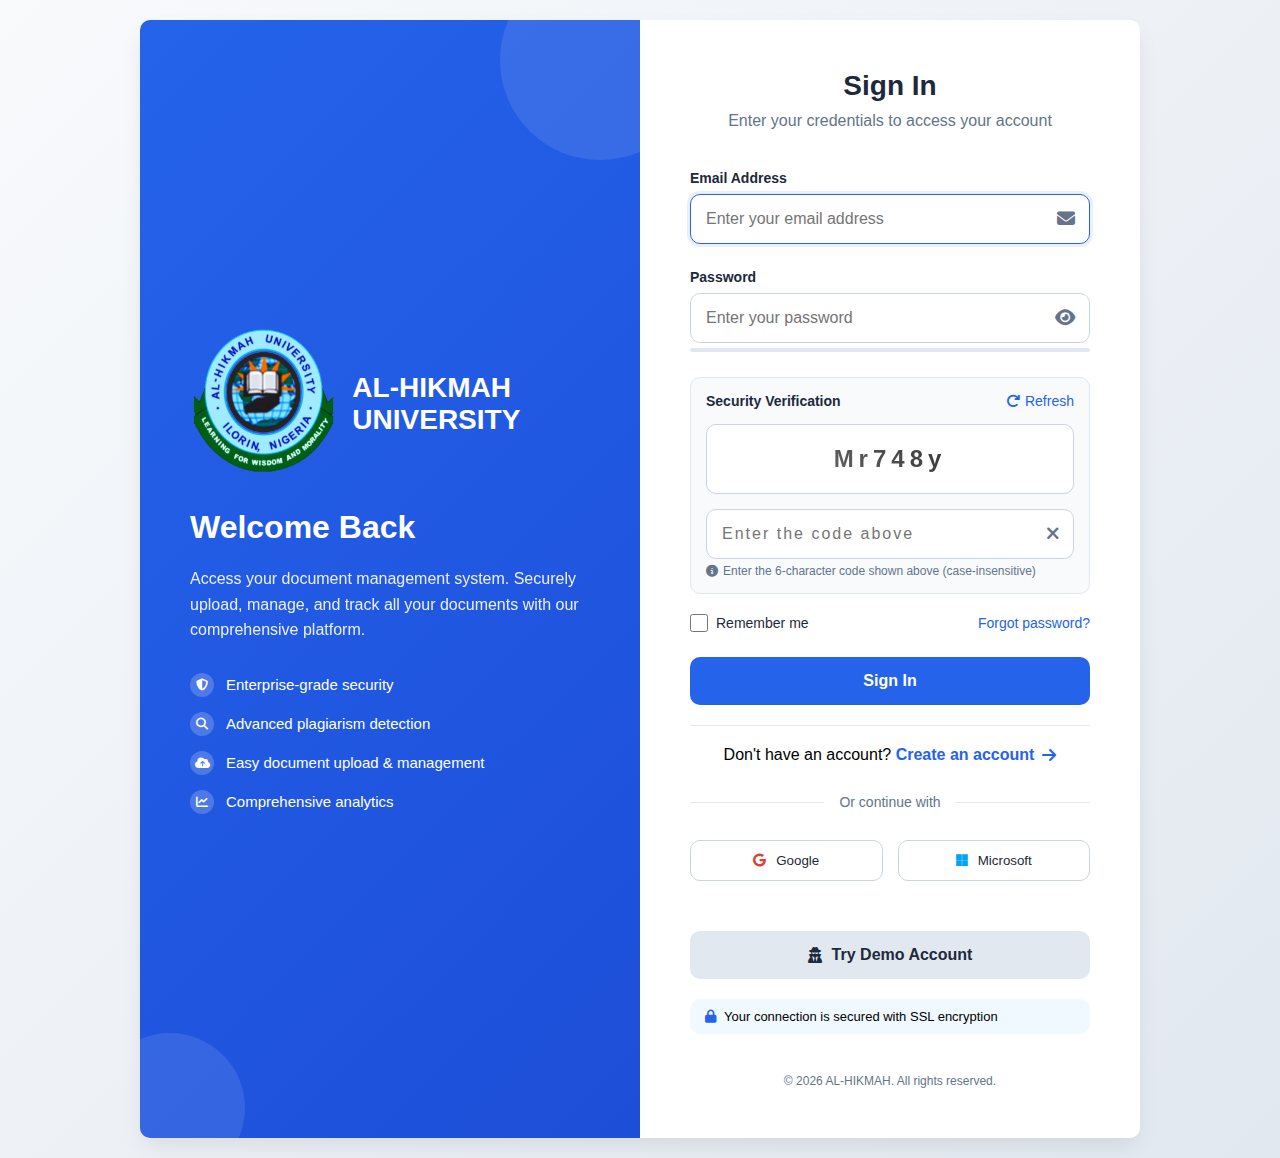
<file: login.html>
<!DOCTYPE html>
<html lang="en">
<head>
    <meta charset="UTF-8">
    <meta name="viewport" content="width=device-width, initial-scale=1.0">
    <title>DocManager - Login</title>
    <link rel="stylesheet" href="https://cdnjs.cloudflare.com/ajax/libs/font-awesome/6.4.0/css/all.min.css">
    <style>
        * {
            margin: 0;
            padding: 0;
            box-sizing: border-box;
            font-family: 'Segoe UI', Tahoma, Geneva, Verdana, sans-serif;
        }
        
        :root {
            --primary-color: #2563eb;
            --primary-dark: #1d4ed8;
            --secondary-color: #64748b;
            --accent-color: #f1f5f9;
            --text-dark: #1e293b;
            --text-light: #64748b;
            --border-radius: 10px;
            --shadow: 0 4px 6px -1px rgba(0, 0, 0, 0.1), 0 2px 4px -1px rgba(0, 0, 0, 0.06);
            --shadow-lg: 0 10px 25px -5px rgba(0, 0, 0, 0.1);
            --success-color: #10b981;
            --error-color: #ef4444;
            --warning-color: #f59e0b;
        }
        
        body {
            min-height: 100vh;
            background: linear-gradient(135deg, #f8fafc 0%, #e2e8f0 100%);
            display: flex;
            align-items: center;
            justify-content: center;
            padding: 20px;
        }
        
        .login-container {
            display: flex;
            width: 100%;
            max-width: 1000px;
            min-height: 600px;
            background: white;
            border-radius: var(--border-radius);
            box-shadow: var(--shadow-lg);
            overflow: hidden;
        }
        
        /* Left Panel - Branding & Info */
        .login-left {
            flex: 1;
            background: linear-gradient(135deg, var(--primary-color), var(--primary-dark));
            color: white;
            padding: 50px;
            display: flex;
            flex-direction: column;
            justify-content: center;
            position: relative;
            overflow: hidden;
        }
        
        .login-left::before {
            content: '';
            position: absolute;
            top: 0;
            right: 0;
            width: 200px;
            height: 200px;
            background: rgba(255, 255, 255, 0.1);
            border-radius: 50%;
            transform: translate(30%, -30%);
        }
        
        .login-left::after {
            content: '';
            position: absolute;
            bottom: 0;
            left: 0;
            width: 150px;
            height: 150px;
            background: rgba(255, 255, 255, 0.1);
            border-radius: 50%;
            transform: translate(-30%, 30%);
        }
        
        .logo {
            display: flex;
            align-items: center;
            gap: 15px;
            margin-bottom: 30px;
            position: relative;
            z-index: 1;
        }
        
        .logo-icon {
            height: 150px;
            color: white;
        }
        
        .logo-text {
            font-size: 28px;
            font-weight: 700;
        }
        
        .welcome-title {
            font-size: 32px;
            font-weight: 700;
            margin-bottom: 20px;
            position: relative;
            z-index: 1;
        }
        
        .welcome-text {
            font-size: 16px;
            line-height: 1.6;
            opacity: 0.9;
            margin-bottom: 30px;
            position: relative;
            z-index: 1;
        }
        
        .features-list {
            position: relative;
            z-index: 1;
        }
        
        .feature-item {
            display: flex;
            align-items: center;
            gap: 12px;
            margin-bottom: 15px;
            font-size: 15px;
        }
        
        .feature-icon {
            width: 24px;
            height: 24px;
            background: rgba(255, 255, 255, 0.2);
            border-radius: 50%;
            display: flex;
            align-items: center;
            justify-content: center;
            font-size: 12px;
        }
        
        /* Right Panel - Login Form */
        .login-right {
            flex: 1;
            padding: 50px;
            display: flex;
            flex-direction: column;
            justify-content: center;
        }
        
        .login-header {
            text-align: center;
            margin-bottom: 40px;
        }
        
        .login-title {
            font-size: 28px;
            font-weight: 700;
            color: var(--text-dark);
            margin-bottom: 10px;
        }
        
        .login-subtitle {
            color: var(--text-light);
            font-size: 16px;
        }
        
        /* Form Styles */
        .login-form {
            width: 100%;
        }
        
        .form-group {
            margin-bottom: 25px;
        }
        
        .form-label {
            display: block;
            margin-bottom: 8px;
            font-weight: 600;
            color: var(--text-dark);
            font-size: 14px;
        }
        
        .input-group {
            position: relative;
        }
        
        .form-control {
            width: 100%;
            padding: 15px 45px 15px 15px;
            border: 1px solid #cbd5e1;
            border-radius: var(--border-radius);
            font-size: 16px;
            transition: all 0.2s;
            background: white;
            color: var(--text-dark);
        }
        
        .form-control:focus {
            outline: none;
            border-color: var(--primary-color);
            box-shadow: 0 0 0 3px rgba(37, 99, 235, 0.1);
        }
        
        .input-icon {
            position: absolute;
            right: 15px;
            top: 50%;
            transform: translateY(-50%);
            color: var(--text-light);
            font-size: 18px;
        }
        
        .toggle-password {
            background: none;
            border: none;
            color: var(--text-light);
            cursor: pointer;
            position: absolute;
            right: 15px;
            top: 50%;
            transform: translateY(-50%);
            font-size: 18px;
            z-index: 2;
        }
        
        /* Options */
        .form-options {
            display: flex;
            justify-content: space-between;
            align-items: center;
            margin-bottom: 25px;
            font-size: 14px;
        }
        
        .remember-me {
            display: flex;
            align-items: center;
            gap: 8px;
            cursor: pointer;
            color: var(--text-dark);
        }
        
        .remember-checkbox {
            width: 18px;
            height: 18px;
            accent-color: var(--primary-color);
        }
        
        .forgot-password {
            color: var(--primary-color);
            text-decoration: none;
            font-weight: 500;
            transition: color 0.2s;
        }
        
        .forgot-password:hover {
            color: var(--primary-dark);
            text-decoration: underline;
        }
        
        /* Buttons */
        .btn {
            width: 100%;
            padding: 15px;
            border-radius: var(--border-radius);
            font-weight: 600;
            font-size: 16px;
            cursor: pointer;
            transition: all 0.2s;
            border: none;
            display: flex;
            align-items: center;
            justify-content: center;
            gap: 10px;
        }
        
        .btn-primary {
            background: var(--primary-color);
            color: white;
        }
        
        .btn-primary:hover {
            background: var(--primary-dark);
            transform: translateY(-2px);
            box-shadow: var(--shadow);
        }
        
        .btn-secondary {
            background: #e2e8f0;
            color: var(--text-dark);
        }
        
        .btn-secondary:hover {
            background: #cbd5e1;
        }
        
        /* Divider */
        .divider {
            display: flex;
            align-items: center;
            margin: 30px 0;
            color: var(--text-light);
            font-size: 14px;
        }
        
        .divider::before,
        .divider::after {
            content: '';
            flex: 1;
            height: 1px;
            background: #e2e8f0;
        }
        
        .divider span {
            padding: 0 15px;
        }
        
        /* Alternative Login */
        .alternative-login {
            margin-bottom: 25px;
        }
        
        .social-login {
            display: grid;
            grid-template-columns: repeat(2, 1fr);
            gap: 15px;
            margin-bottom: 25px;
        }
        
        .social-btn {
            padding: 12px;
            border-radius: var(--border-radius);
            border: 1px solid #cbd5e1;
            background: white;
            display: flex;
            align-items: center;
            justify-content: center;
            gap: 10px;
            font-weight: 500;
            cursor: pointer;
            transition: all 0.2s;
            color: var(--text-dark);
        }
        
        .social-btn:hover {
            background: #f8fafc;
            border-color: var(--primary-color);
        }
        
        /* Footer */
        .login-footer {
            text-align: center;
            margin-top: 30px;
            color: var(--text-light);
            font-size: 14px;
        }
        
        .login-footer a {
            color: var(--primary-color);
            text-decoration: none;
            font-weight: 500;
        }
        
        .login-footer a:hover {
            text-decoration: underline;
        }
        
        /* Registration Link */
        .register-link {
            text-align: center;
            margin-top: 20px;
            padding-top: 20px;
            border-top: 1px solid #e2e8f0;
        }
        
        .register-link a {
            color: var(--primary-color);
            text-decoration: none;
            font-weight: 600;
            display: inline-flex;
            align-items: center;
            gap: 8px;
            transition: all 0.2s;
        }
        
        .register-link a:hover {
            color: var(--primary-dark);
            gap: 12px;
        }
        
        /* Toast Notification */
        .toast {
            position: fixed;
            bottom: 30px;
            right: 30px;
            background: var(--success-color);
            color: white;
            padding: 15px 25px;
            border-radius: var(--border-radius);
            box-shadow: var(--shadow-lg);
            display: flex;
            align-items: center;
            gap: 12px;
            z-index: 1000;
            transform: translateY(100px);
            opacity: 0;
            transition: all 0.3s ease;
        }
        
        .toast.show {
            transform: translateY(0);
            opacity: 1;
        }
        
        .toast-icon {
            font-size: 20px;
        }
        
        /* Password Strength */
        .password-strength {
            height: 4px;
            background: #e2e8f0;
            border-radius: 2px;
            margin-top: 5px;
            overflow: hidden;
        }
        
        .strength-bar {
            height: 100%;
            width: 0%;
            border-radius: 2px;
            transition: width 0.3s ease;
        }
        
        .strength-weak {
            background: var(--error-color);
        }
        
        .strength-medium {
            background: var(--warning-color);
        }
        
        .strength-strong {
            background: var(--success-color);
        }
        
        .strength-text {
            font-size: 12px;
            color: var(--text-light);
            margin-top: 3px;
            display: block;
        }
        
        /* Loading Spinner */
        .spinner {
            width: 20px;
            height: 20px;
            border: 3px solid rgba(255, 255, 255, 0.3);
            border-top: 3px solid white;
            border-radius: 50%;
            animation: spin 1s linear infinite;
            display: none;
        }
        
        @keyframes spin {
            0% { transform: rotate(0deg); }
            100% { transform: rotate(360deg); }
        }
        
        /* Modal */
        .modal {
            display: none;
            position: fixed;
            top: 0;
            left: 0;
            width: 100%;
            height: 100%;
            background: rgba(0, 0, 0, 0.5);
            z-index: 2000;
            align-items: center;
            justify-content: center;
            padding: 20px;
        }
        
        .modal.show {
            display: flex;
            animation: fadeIn 0.3s ease;
        }
        
        @keyframes fadeIn {
            from { opacity: 0; }
            to { opacity: 1; }
        }
        
        .modal-content {
            background: white;
            border-radius: var(--border-radius);
            padding: 30px;
            width: 100%;
            max-width: 500px;
            box-shadow: var(--shadow-lg);
        }
        
        .modal-header {
            margin-bottom: 20px;
            padding-bottom: 15px;
            border-bottom: 1px solid #e2e8f0;
        }
        
        .modal-title {
            font-size: 20px;
            font-weight: 600;
        }
        
        .modal-body {
            margin-bottom: 25px;
        }
        
        .modal-footer {
            display: flex;
            justify-content: flex-end;
            gap: 15px;
            padding-top: 20px;
            border-top: 1px solid #e2e8f0;
        }
        
        /* Security Indicator */
        .security-indicator {
            display: flex;
            align-items: center;
            gap: 8px;
            margin-top: 20px;
            padding: 10px 15px;
            background: #f0f9ff;
            border-radius: var(--border-radius);
            font-size: 13px;
        }
        
        .security-icon {
            color: var(--primary-color);
        }
        
        /* Error Message */
        .error-message {
            color: var(--error-color);
            font-size: 13px;
            margin-top: 5px;
            display: none;
        }
        
        .error-message.show {
            display: block;
        }
        
        /* CAPTCHA Styles */
        .captcha-container {
            margin: 20px 0;
            padding: 15px;
            background: #f8fafc;
            border-radius: var(--border-radius);
            border: 1px solid #e2e8f0;
        }
        
        .captcha-header {
            display: flex;
            justify-content: space-between;
            align-items: center;
            margin-bottom: 15px;
        }
        
        .captcha-label {
            font-weight: 600;
            color: var(--text-dark);
            font-size: 14px;
        }
        
        .refresh-captcha {
            background: none;
            border: none;
            color: var(--primary-color);
            cursor: pointer;
            font-size: 14px;
            display: flex;
            align-items: center;
            gap: 5px;
            transition: all 0.2s;
        }
        
        .refresh-captcha:hover {
            color: var(--primary-dark);
        }
        
        .captcha-display {
            display: flex;
            align-items: center;
            justify-content: center;
            margin-bottom: 15px;
            padding: 15px;
            background: white;
            border-radius: var(--border-radius);
            border: 1px solid #cbd5e1;
        }
        
        .captcha-text {
            font-size: 24px;
            font-weight: bold;
            letter-spacing: 5px;
            color: var(--text-dark);
            user-select: none;
            background: linear-gradient(45deg, #666, #333);
            background-clip: text;
            -webkit-background-clip: text;
            -webkit-text-fill-color: transparent;
            padding: 5px 10px;
            border-radius: 5px;
            background-color: #f8fafc;
        }
        
        .captcha-input-container {
            position: relative;
        }
        
        .captcha-input {
            width: 100%;
            padding: 15px 50px 15px 15px;
            border: 1px solid #cbd5e1;
            border-radius: var(--border-radius);
            font-size: 16px;
            transition: all 0.2s;
            background: white;
            color: var(--text-dark);
            letter-spacing: 2px;
        }
        
        .captcha-input:focus {
            outline: none;
            border-color: var(--primary-color);
            box-shadow: 0 0 0 3px rgba(37, 99, 235, 0.1);
        }
        
        .clear-captcha {
            position: absolute;
            right: 15px;
            top: 50%;
            transform: translateY(-50%);
            background: none;
            border: none;
            color: var(--text-light);
            cursor: pointer;
            font-size: 18px;
        }
        
        .clear-captcha:hover {
            color: var(--error-color);
        }
        
        /* CAPTCHA Error */
        .captcha-error {
            color: var(--error-color);
            font-size: 13px;
            margin-top: 5px;
            display: none;
        }
        
        .captcha-error.show {
            display: block;
        }
        
        /* CAPTCHA Instructions */
        .captcha-instructions {
            font-size: 12px;
            color: var(--text-light);
            margin-top: 5px;
            display: flex;
            align-items: center;
            gap: 5px;
        }
        
        /* Responsive Design */
        @media (max-width: 900px) {
            .login-container {
                flex-direction: column;
                max-width: 500px;
            }
            
            .login-left {
                padding: 40px 30px;
            }
            
            .login-right {
                padding: 40px 30px;
            }
            
            .social-login {
                grid-template-columns: 1fr;
            }
        }
        
        @media (max-width: 480px) {
            body {
                padding: 10px;
            }
            
            .login-left, .login-right {
                padding: 30px 20px;
            }
            
            .welcome-title {
                font-size: 28px;
            }
            
            .logo-text {
                font-size: 24px;
            }
            
            .login-title {
                font-size: 24px;
            }
            
            .form-options {
                flex-direction: column;
                gap: 15px;
                align-items: flex-start;
            }
            
            .toast {
                left: 20px;
                right: 20px;
                bottom: 20px;
            }
            
            .captcha-text {
                font-size: 20px;
                letter-spacing: 3px;
            }
        }
        
        /* Animation for form */
        @keyframes slideIn {
            from {
                opacity: 0;
                transform: translateY(20px);
            }
            to {
                opacity: 1;
                transform: translateY(0);
            }
        }
        
        .login-right {
            animation: slideIn 0.5s ease-out;
        }
    </style>
</head>
<body>
    <!-- Login Container -->
    <div class="login-container">
        <!-- Left Panel -->
        <div class="login-left">
            <div class="logo">
                <div class="logo-icon">
                <img class="logo-icon" src="logo.png" alt="">
                </div>
                <div class="logo-text">AL-HIKMAH UNIVERSITY</div>
            </div>
            
            <h1 class="welcome-title">Welcome Back</h1>
            <p class="welcome-text">
                Access your document management system. Securely upload, manage, and track all your documents with our comprehensive platform.
            </p>
            
            <div class="features-list">
                <div class="feature-item">
                    <div class="feature-icon">
                        <i class="fas fa-shield-alt"></i>
                    </div>
                    <span>Enterprise-grade security</span>
                </div>
                <div class="feature-item">
                    <div class="feature-icon">
                        <i class="fas fa-search"></i>
                    </div>
                    <span>Advanced plagiarism detection</span>
                </div>
                <div class="feature-item">
                    <div class="feature-icon">
                        <i class="fas fa-cloud-upload-alt"></i>
                    </div>
                    <span>Easy document upload & management</span>
                </div>
                <div class="feature-item">
                    <div class="feature-icon">
                        <i class="fas fa-chart-line"></i>
                    </div>
                    <span>Comprehensive analytics</span>
                </div>
            </div>
        </div>
        
        <!-- Right Panel -->
        <div class="login-right">
            <div class="login-header">
                <h2 class="login-title">Sign In</h2>
                <p class="login-subtitle">Enter your credentials to access your account</p>
            </div>
            
            <form class="login-form" id="loginForm">
                <div class="form-group">
                    <label for="email" class="form-label">Email Address</label>
                    <div class="input-group">
                        <input type="email" id="email" class="form-control" placeholder="Enter your email address" required>
                        <div class="input-icon">
                            <i class="fas fa-envelope"></i>
                        </div>
                    </div>
                    <div class="error-message" id="emailError"></div>
                </div>
                
                <div class="form-group">
                    <label for="password" class="form-label">Password</label>
                    <div class="input-group">
                        <input type="password" id="password" class="form-control" placeholder="Enter your password" required>
                        <button type="button" class="toggle-password" id="togglePassword">
                            <i class="fas fa-eye"></i>
                        </button>
                    </div>
                    <div class="password-strength">
                        <div class="strength-bar" id="passwordStrength"></div>
                    </div>
                    <span class="strength-text" id="passwordStrengthText"></span>
                    <div class="error-message" id="passwordError"></div>
                </div>
                
                <!-- CAPTCHA Section -->
                <div class="captcha-container">
                    <div class="captcha-header">
                        <span class="captcha-label">Security Verification</span>
                        <button type="button" class="refresh-captcha" id="refreshCaptcha">
                            <i class="fas fa-redo"></i>
                            <span>Refresh</span>
                        </button>
                    </div>
                    
                    <div class="captcha-display">
                        <div class="captcha-text" id="captchaText"></div>
                    </div>
                    
                    <div class="captcha-input-container">
                        <input type="text" id="captchaInput" class="captcha-input" placeholder="Enter the code above" maxlength="6" required>
                        <button type="button" class="clear-captcha" id="clearCaptcha">
                            <i class="fas fa-times"></i>
                        </button>
                    </div>
                    
                    <div class="captcha-error" id="captchaError"></div>
                    <div class="captcha-instructions">
                        <i class="fas fa-info-circle"></i>
                        <span>Enter the 6-character code shown above (case-insensitive)</span>
                    </div>
                </div>
                
                <div class="form-options">
                    <label class="remember-me">
                        <input type="checkbox" class="remember-checkbox" id="rememberMe">
                        <span>Remember me</span>
                    </label>
                    <a href="#" class="forgot-password" id="forgotPasswordLink">Forgot password?</a>
                </div>
                
                <button type="submit" class="btn btn-primary" id="loginBtn">
                    <span id="loginText">Sign In</span>
                    <div class="spinner" id="loginSpinner"></div>
                </button>
            </form>
            
            <!-- Registration Link -->
            <div class="register-link">
                <p>Don't have an account? 
                    <a href="reg.html" id="registerLink">
                        <span>Create an account</span>
                        <i class="fas fa-arrow-right"></i>
                    </a>
                </p>
            </div>
            
            <div class="divider">
                <span>Or continue with</span>
            </div>
            
            <div class="alternative-login">
                <div class="social-login">
                    <button type="button" class="social-btn" id="googleLogin">
                        <i class="fab fa-google" style="color: #DB4437;"></i>
                        <span>Google</span>
                    </button>
                    <button type="button" class="social-btn" id="microsoftLogin">
                        <i class="fab fa-microsoft" style="color: #00A4EF;"></i>
                        <span>Microsoft</span>
                    </button>
                </div>
            </div>
            
            <button type="button" class="btn btn-secondary" id="demoLogin">
                <i class="fas fa-user-secret"></i>
                Try Demo Account
            </button>
            
            <div class="security-indicator">
                <i class="fas fa-lock security-icon"></i>
                <span>Your connection is secured with SSL encryption</span>
            </div>
            
            <div class="login-footer">
                <p style="margin-top: 10px; font-size: 12px;">© 2026 AL-HIKMAH. All rights reserved.</p>
            </div>
        </div>
    </div>
    
    <!-- Forgot Password Modal -->
    <div class="modal" id="forgotPasswordModal">
        <div class="modal-content">
            <div class="modal-header">
                <h3 class="modal-title">Reset Password</h3>
            </div>
            <div class="modal-body">
                <p>Enter your email address and we'll send you instructions to reset your password.</p>
                
                <div class="form-group" style="margin-top: 20px;">
                    <label for="resetEmail" class="form-label">Email Address</label>
                    <input type="email" id="resetEmail" class="form-control" placeholder="Enter your email">
                    <div class="error-message" id="resetEmailError"></div>
                </div>
            </div>
            <div class="modal-footer">
                <button type="button" class="btn btn-secondary" id="cancelReset">Cancel</button>
                <button type="button" class="btn btn-primary" id="sendResetLink">Send Reset Link</button>
            </div>
        </div>
    </div>
    
    <!-- Account Locked Modal -->
    <div class="modal" id="accountLockedModal">
        <div class="modal-content">
            <div class="modal-header">
                <h3 class="modal-title">Account Temporarily Locked</h3>
            </div>
            <div class="modal-body">
                <p>Too many failed login attempts. Your account has been locked for security reasons.</p>
                <p style="margin-top: 10px; color: var(--text-light); font-size: 14px;">
                    Please try again in <span id="lockTime">15</span> minutes or contact your system administrator.
                </p>
            </div>
            <div class="modal-footer">
                <button type="button" class="btn btn-primary" id="closeLockModal">OK</button>
            </div>
        </div>
    </div>
    
    <!-- Toast Notification -->
    <div class="toast" id="toast">
        <i class="fas fa-check-circle toast-icon"></i>
        <span id="toastMessage">Login successful!</span>
    </div>

    <script>
        // Password visibility toggle
        const togglePassword = document.getElementById('togglePassword');
        const passwordInput = document.getElementById('password');
        const toggleIcon = togglePassword.querySelector('i');
        
        togglePassword.addEventListener('click', () => {
            const type = passwordInput.getAttribute('type') === 'password' ? 'text' : 'password';
            passwordInput.setAttribute('type', type);
            toggleIcon.className = type === 'password' ? 'fas fa-eye' : 'fas fa-eye-slash';
        });
        
        // Password strength indicator
        passwordInput.addEventListener('input', () => {
            const password = passwordInput.value;
            const strengthBar = document.getElementById('passwordStrength');
            const strengthText = document.getElementById('passwordStrengthText');
            
            if (password.length === 0) {
                strengthBar.style.width = '0%';
                strengthBar.className = 'strength-bar';
                strengthText.textContent = '';
                return;
            }
            
            let strength = 0;
            
            // Length check
            if (password.length >= 8) strength += 25;
            if (password.length >= 12) strength += 10;
            
            // Character type checks
            if (/[a-z]/.test(password)) strength += 15;
            if (/[A-Z]/.test(password)) strength += 15;
            if (/\d/.test(password)) strength += 15;
            if (/[^A-Za-z0-9]/.test(password)) strength += 20;
            
            // Check for common patterns (reduce strength)
            if (/(123|abc|password|admin)/i.test(password)) strength -= 20;
            if (/(.)\1{2,}/.test(password)) strength -= 15; // Repeated characters
            
            // Update strength bar
            strength = Math.max(0, Math.min(strength, 100));
            strengthBar.style.width = strength + '%';
            
            // Update color and text
            if (strength < 40) {
                strengthBar.className = 'strength-bar strength-weak';
                strengthText.textContent = 'Weak password - Consider adding more characters and symbols';
                strengthText.style.color = 'var(--error-color)';
            } else if (strength < 70) {
                strengthBar.className = 'strength-bar strength-medium';
                strengthText.textContent = 'Medium strength - Could be stronger';
                strengthText.style.color = 'var(--warning-color)';
            } else {
                strengthBar.className = 'strength-bar strength-strong';
                strengthText.textContent = 'Strong password - Excellent!';
                strengthText.style.color = 'var(--success-color)';
            }
        });
        
        // CAPTCHA functionality
        function generateCaptcha() {
            const chars = 'ABCDEFGHJKLMNPQRSTUVWXYZabcdefghjkmnpqrstuvwxyz23456789';
            let captcha = '';
            for (let i = 0; i < 6; i++) {
                captcha += chars.charAt(Math.floor(Math.random() * chars.length));
            }
            return captcha;
        }
        
        let currentCaptcha = generateCaptcha();
        document.getElementById('captchaText').textContent = currentCaptcha;
        
        // Refresh CAPTCHA
        document.getElementById('refreshCaptcha').addEventListener('click', () => {
            currentCaptcha = generateCaptcha();
            document.getElementById('captchaText').textContent = currentCaptcha;
            document.getElementById('captchaInput').value = '';
            document.getElementById('captchaError').textContent = '';
            document.getElementById('captchaError').classList.remove('show');
            showToast('CAPTCHA refreshed', 'info');
        });
        
        // Clear CAPTCHA input
        document.getElementById('clearCaptcha').addEventListener('click', () => {
            document.getElementById('captchaInput').value = '';
            document.getElementById('captchaError').textContent = '';
            document.getElementById('captchaError').classList.remove('show');
            document.getElementById('captchaInput').focus();
        });
        
        // Form submission
        const loginForm = document.getElementById('loginForm');
        const loginBtn = document.getElementById('loginBtn');
        const loginText = document.getElementById('loginText');
        const loginSpinner = document.getElementById('loginSpinner');
        const emailError = document.getElementById('emailError');
        const passwordError = document.getElementById('passwordError');
        const captchaError = document.getElementById('captchaError');
        
        // Track login attempts
        let loginAttempts = parseInt(localStorage.getItem('loginAttempts')) || 0;
        let lastFailedAttempt = parseInt(localStorage.getItem('lastFailedAttempt')) || 0;
        
        // Clear error messages
        function clearErrors() {
            emailError.textContent = '';
            emailError.classList.remove('show');
            passwordError.textContent = '';
            passwordError.classList.remove('show');
            captchaError.textContent = '';
            captchaError.classList.remove('show');
        }
        
        // Show error message
        function showError(element, message) {
            element.textContent = message;
            element.classList.add('show');
        }
        
        loginForm.addEventListener('submit', async (e) => {
            e.preventDefault();
            
            const email = document.getElementById('email').value.trim();
            const password = document.getElementById('password').value;
            const rememberMe = document.getElementById('rememberMe').checked;
            const captchaInput = document.getElementById('captchaInput').value.trim().toUpperCase();
            
            // Clear previous errors
            clearErrors();
            
            // Validate email
            if (!email) {
                showError(emailError, 'Email is required');
                document.getElementById('email').focus();
                return;
            }
            
            if (!isValidEmail(email)) {
                showError(emailError, 'Please enter a valid email address');
                document.getElementById('email').focus();
                return;
            }
            
            // Validate password
            if (!password) {
                showError(passwordError, 'Password is required');
                document.getElementById('password').focus();
                return;
            }
            
            if (password.length < 6) {
                showError(passwordError, 'Password must be at least 6 characters long');
                document.getElementById('password').focus();
                return;
            }
            
            // Validate CAPTCHA
            if (!captchaInput) {
                showError(captchaError, 'CAPTCHA code is required');
                document.getElementById('captchaInput').focus();
                return;
            }
            
            if (captchaInput.length !== 6) {
                showError(captchaError, 'CAPTCHA code must be 6 characters');
                document.getElementById('captchaInput').focus();
                return;
            }
            
            if (captchaInput !== currentCaptcha.toUpperCase()) {
                showError(captchaError, 'Incorrect CAPTCHA code. Please try again.');
                document.getElementById('captchaInput').focus();
                
                // Generate new CAPTCHA after failed attempt
                currentCaptcha = generateCaptcha();
                document.getElementById('captchaText').textContent = currentCaptcha;
                document.getElementById('captchaInput').value = '';
                
                showToast('Incorrect CAPTCHA. Please try again.', 'error');
                return;
            }
            
            // Check if account is locked
            const currentTime = Date.now();
            const lockTime = 15 * 60 * 1000; // 15 minutes in milliseconds
            
            if (loginAttempts >= 5 && (currentTime - lastFailedAttempt) < lockTime) {
                showAccountLockedModal();
                return;
            }
            
            // Show loading state
            loginBtn.disabled = true;
            loginText.style.display = 'none';
            loginSpinner.style.display = 'block';
            
            // Simulate API call delay
            await new Promise(resolve => setTimeout(resolve, 1500));
            
            // Demo login logic
            const isValidLogin = checkDemoCredentials(email, password);
            
            if (isValidLogin) {
                // Successful login
                loginAttempts = 0;
                localStorage.setItem('loginAttempts', '0');
                
                // Save user data
                const userData = {
                    name: email.includes('admin') ? 'John Smith' : 'Sarah Johnson',
                    email: email,
                    role: email.includes('admin') ? 'Administrator' : 'Document Manager',
                    lastLogin: new Date().toISOString()
                };
                
                // Save to localStorage
                localStorage.setItem('userData', JSON.stringify(userData));
                
                // Save remember me preference
                if (rememberMe) {
                    localStorage.setItem('rememberedEmail', email);
                } else {
                    localStorage.removeItem('rememberedEmail');
                }
                
                // Show success message
                showToast('Login successful! Redirecting...', 'success');
                
                // Add activity log entry
                let activityLog = JSON.parse(localStorage.getItem('userActivityLog') || '[]');
                activityLog.unshift({
                    time: new Date().toLocaleTimeString('en-US', { hour: 'numeric', minute: '2-digit', hour12: true }),
                    action: 'User logged in successfully',
                    timestamp: Date.now()
                });
                
                // Keep only last 50 activities
                if (activityLog.length > 50) {
                    activityLog = activityLog.slice(0, 50);
                }
                
                localStorage.setItem('userActivityLog', JSON.stringify(activityLog));
                
                // Generate new CAPTCHA for next login
                currentCaptcha = generateCaptcha();
                document.getElementById('captchaText').textContent = currentCaptcha;
                document.getElementById('captchaInput').value = '';
                
                // Redirect to dashboard
                setTimeout(() => {
                    window.location.href = 'index.html';
                }, 1500);
                
            } else {
                // Failed login
                loginAttempts++;
                lastFailedAttempt = Date.now();
                
                localStorage.setItem('loginAttempts', loginAttempts.toString());
                localStorage.setItem('lastFailedAttempt', lastFailedAttempt.toString());
                
                // Generate new CAPTCHA after failed attempt
                currentCaptcha = generateCaptcha();
                document.getElementById('captchaText').textContent = currentCaptcha;
                document.getElementById('captchaInput').value = '';
                
                // Show error based on attempt count
                if (loginAttempts >= 5) {
                    showAccountLockedModal();
                    showError(passwordError, 'Account locked. Too many failed attempts.');
                } else {
                    const attemptsLeft = 5 - loginAttempts;
                    showError(passwordError, `Invalid credentials. ${attemptsLeft} attempt${attemptsLeft > 1 ? 's' : ''} remaining.`);
                    showToast(`Invalid credentials. ${attemptsLeft} attempt${attemptsLeft > 1 ? 's' : ''} remaining.`, 'error');
                }
            }
            
            // Reset loading state
            loginBtn.disabled = false;
            loginText.style.display = 'block';
            loginSpinner.style.display = 'none';
        });
        
        // Demo credentials check
        function checkDemoCredentials(email, password) {
            // Accept any non-empty email and password for demo
            // In production, remove this and implement real authentication
            if (email && password) {
                // Demo accounts for testing
                const demoAccounts = [
                    { email: 'admin@docmanager.com', password: 'admin123' },
                    { email: 'user@docmanager.com', password: 'user123' },
                    { email: 'demo@docmanager.com', password: 'demo123' },
                    { email: 'test@test.com', password: 'test123' },
                    { email: 'john@example.com', password: 'john123' },
                    { email: 'sarah@example.com', password: 'sarah123' }
                ];
                
                // Check if it matches demo accounts OR allow any login for demo purposes
                const isDemoAccount = demoAccounts.some(account => 
                    account.email.toLowerCase() === email.toLowerCase() && 
                    account.password === password
                );
                
                // For demo purposes, accept any email/password combination
                // In production, remove this line and only use the demoAccounts check
                return true; // Accept all logins for demo
            }
            return false;
        }
        
        // Demo login button
        document.getElementById('demoLogin').addEventListener('click', () => {
            // Fill with demo credentials
            document.getElementById('email').value = 'admin@docmanager.com';
            document.getElementById('password').value = 'admin123';
            document.getElementById('rememberMe').checked = true;
            
            // Also fill CAPTCHA for convenience (in real app, this wouldn't be done)
            // For demo, we'll auto-fill the current CAPTCHA
            document.getElementById('captchaInput').value = currentCaptcha;
            
            // Clear errors
            clearErrors();
            
            // Trigger password strength update
            passwordInput.dispatchEvent(new Event('input'));
            
            showToast('Demo credentials loaded. CAPTCHA auto-filled for testing.', 'info');
        });
        
        // Forgot password modal
        const forgotPasswordModal = document.getElementById('forgotPasswordModal');
        const forgotPasswordLink = document.getElementById('forgotPasswordLink');
        const cancelReset = document.getElementById('cancelReset');
        const sendResetLink = document.getElementById('sendResetLink');
        const resetEmailError = document.getElementById('resetEmailError');
        
        forgotPasswordLink.addEventListener('click', (e) => {
            e.preventDefault();
            forgotPasswordModal.classList.add('show');
            resetEmailError.textContent = '';
            resetEmailError.classList.remove('show');
        });
        
        cancelReset.addEventListener('click', () => {
            forgotPasswordModal.classList.remove('show');
            document.getElementById('resetEmail').value = '';
        });
        
        sendResetLink.addEventListener('click', () => {
            const resetEmail = document.getElementById('resetEmail').value.trim();
            
            if (!resetEmail) {
                resetEmailError.textContent = 'Email is required';
                resetEmailError.classList.add('show');
                return;
            }
            
            if (!isValidEmail(resetEmail)) {
                resetEmailError.textContent = 'Please enter a valid email address';
                resetEmailError.classList.add('show');
                return;
            }
            
            // Simulate sending reset link
            showToast(`Password reset link sent to ${resetEmail}`, 'success');
            forgotPasswordModal.classList.remove('show');
            document.getElementById('resetEmail').value = '';
        });
        
        // Account locked modal
        const accountLockedModal = document.getElementById('accountLockedModal');
        const closeLockModal = document.getElementById('closeLockModal');
        const lockTimeElement = document.getElementById('lockTime');
        
        function showAccountLockedModal() {
            // Calculate remaining lock time
            const currentTime = Date.now();
            const lockTime = 15 * 60 * 1000; // 15 minutes
            const timePassed = currentTime - lastFailedAttempt;
            const remainingTime = Math.ceil((lockTime - timePassed) / (60 * 1000));
            
            lockTimeElement.textContent = remainingTime > 0 ? remainingTime : 1;
            accountLockedModal.classList.add('show');
        }
        
        closeLockModal.addEventListener('click', () => {
            accountLockedModal.classList.remove('show');
        });
        
        // Close modals when clicking outside
        window.addEventListener('click', (e) => {
            if (e.target === forgotPasswordModal) {
                forgotPasswordModal.classList.remove('show');
            }
            if (e.target === accountLockedModal) {
                accountLockedModal.classList.remove('show');
            }
        });
        
        // Social login buttons
        document.getElementById('googleLogin').addEventListener('click', () => {
            showToast('Redirecting to Google authentication...', 'info');
        });
        
        document.getElementById('microsoftLogin').addEventListener('click', () => {
            showToast('Redirecting to Microsoft authentication...', 'info');
        });
        
        // Registration link
        document.getElementById('registerLink').addEventListener('click', (e) => {
            showToast('Redirecting to registration page...', 'info');
            // The href="register.html" will handle the navigation
        });
        
        // Show toast notification
        function showToast(message, type = 'success') {
            const toast = document.getElementById('toast');
            const toastMessage = document.getElementById('toastMessage');
            
            // Update toast color based on type
            if (type === 'success') {
                toast.style.background = 'var(--success-color)';
                toast.querySelector('i').className = 'fas fa-check-circle toast-icon';
            } else if (type === 'error') {
                toast.style.background = 'var(--error-color)';
                toast.querySelector('i').className = 'fas fa-exclamation-circle toast-icon';
            } else if (type === 'info') {
                toast.style.background = 'var(--primary-color)';
                toast.querySelector('i').className = 'fas fa-info-circle toast-icon';
            } else if (type === 'warning') {
                toast.style.background = 'var(--warning-color)';
                toast.querySelector('i').className = 'fas fa-exclamation-triangle toast-icon';
            }
            
            // Update message
            toastMessage.textContent = message;
            
            // Show toast
            toast.classList.add('show');
            
            // Hide after 3 seconds
            setTimeout(() => {
                toast.classList.remove('show');
            }, 3000);
        }
        
        // Email validation helper
        function isValidEmail(email) {
            const re = /^[^\s@]+@[^\s@]+\.[^\s@]+$/;
            return re.test(email);
        }
        
        // Keyboard shortcuts
        document.addEventListener('keydown', (e) => {
            // Ctrl + Enter to submit form
            if (e.ctrlKey && e.key === 'Enter') {
                loginForm.requestSubmit();
            }
            
            // Alt + D for demo login
            if (e.altKey && e.key === 'd') {
                e.preventDefault();
                document.getElementById('demoLogin').click();
            }
            
            // Escape to close modals
            if (e.key === 'Escape') {
                forgotPasswordModal.classList.remove('show');
                accountLockedModal.classList.remove('show');
            }
            
            // Auto-uppercase for CAPTCHA input
            if (e.target.id === 'captchaInput') {
                // e.target.value = e.target.value.toUpperCase();
            }
        });
        
        // Auto-uppercase CAPTCHA input
        document.getElementById('captchaInput').addEventListener('input', function(e) {
            // this.value = this.value.toUpperCase();
        });
        
        // Initialize on page load
        window.addEventListener('DOMContentLoaded', () => {
            // Load remembered email
            const rememberedEmail = localStorage.getItem('rememberedEmail');
            if (rememberedEmail) {
                document.getElementById('email').value = rememberedEmail;
                document.getElementById('rememberMe').checked = true;
            }
            
            // Check if account is still locked
            const currentTime = Date.now();
            const lockTime = 15 * 60 * 1000;
            
            if (loginAttempts >= 5 && (currentTime - lastFailedAttempt) < lockTime) {
                const remainingTime = Math.ceil((lockTime - (currentTime - lastFailedAttempt)) / (60 * 1000));
                if (remainingTime > 0) {
                    showToast(`Account locked. Try again in ${remainingTime} minute${remainingTime > 1 ? 's' : ''}.`, 'warning');
                }
            }
            
            // Clear excessive login attempts after 24 hours
            if (currentTime - lastFailedAttempt > 24 * 60 * 60 * 1000) {
                loginAttempts = 0;
                localStorage.setItem('loginAttempts', '0');
            }
            
            // Focus on email field
            document.getElementById('email').focus();
        });
        
        // Form input validation
        const emailInput = document.getElementById('email');
        emailInput.addEventListener('blur', () => {
            if (emailInput.value && !isValidEmail(emailInput.value)) {
                showError(emailError, 'Please enter a valid email address');
            } else {
                emailError.textContent = '';
                emailError.classList.remove('show');
            }
        });
        
        // Prevent form submission on Enter in non-submit inputs
        document.querySelectorAll('.form-control').forEach(input => {
            input.addEventListener('keydown', (e) => {
                if (e.key === 'Enter' && e.target.type !== 'submit') {
                    e.preventDefault();
                }
            });
        });
        
        // Show connection status on load
        if (!navigator.onLine) {
            showToast('You are offline. Some features may not work.', 'warning');
        }
        
        // CAPTCHA auto-refresh timer (every 2 minutes)
        setInterval(() => {
            if (document.getElementById('captchaInput').value === '') {
                currentCaptcha = generateCaptcha();
                document.getElementById('captchaText').textContent = currentCaptcha;
                showToast('CAPTCHA auto-refreshed for security', 'info');
            }
        }, 120000); // 2 minutes
    </script>
</body>
</html>
</file>
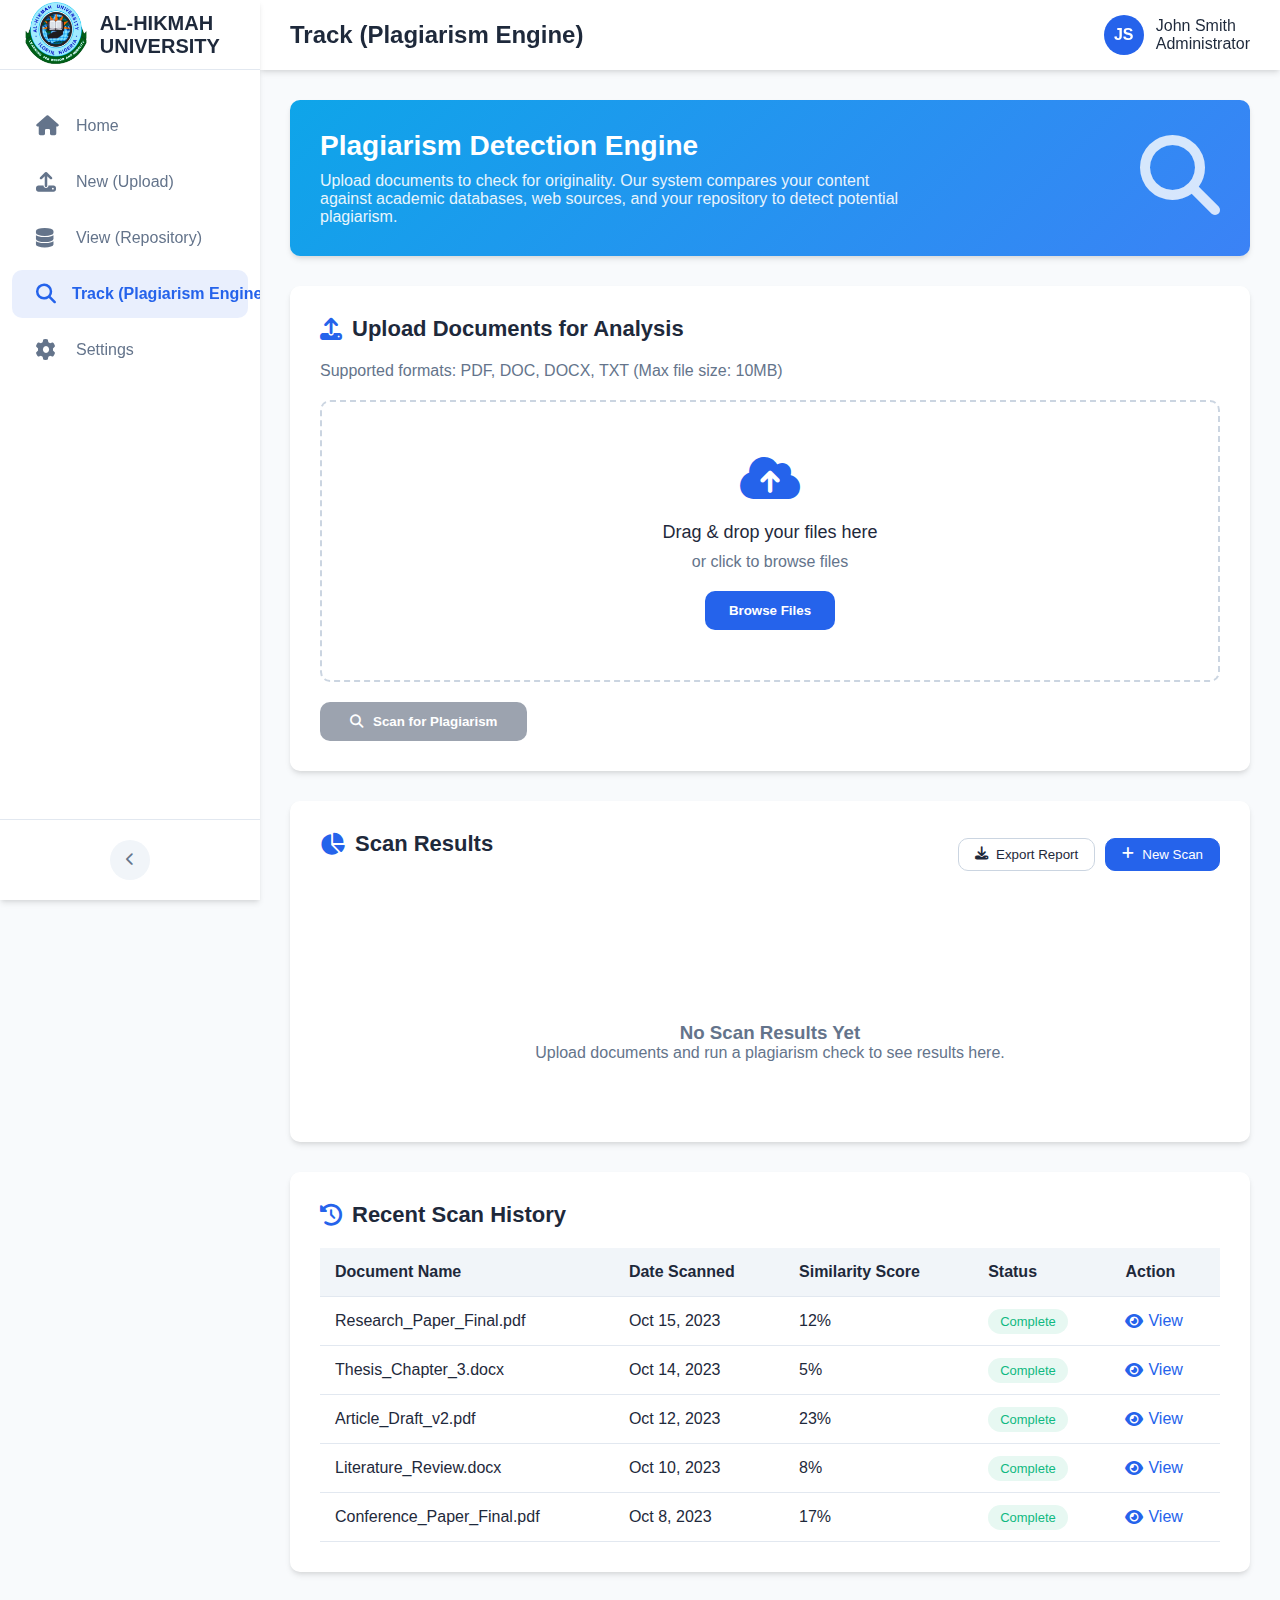
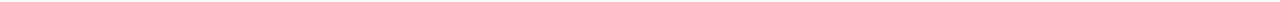
<file: plag.html>
<!DOCTYPE html>
<html lang="en">
<head>
    <meta charset="UTF-8">
    <meta name="viewport" content="width=device-width, initial-scale=1.0">
    <title>Document Management System - Plagiarism Engine</title>
    <link rel="stylesheet" href="https://cdnjs.cloudflare.com/ajax/libs/font-awesome/6.4.0/css/all.min.css">
  
</head>
<link rel="stylesheet" href="css/plag.css">
<link rel="stylesheet" href="js/plag.js">
<script src="js/plag.js"></script>
<body>
    <!-- Sidebar Navigation -->
    <nav class="sidebar" id="sidebar">
        <div class="sidebar-header">
            <div class="logo">
                <div class="logo-icon">
                <img class="logo-icon" src="logo.png" alt="">
                </div>
                <div class="logo-text">AL-HIKMAH UNIVERSITY</div>
            </div>
        </div>
        
        <div class="nav-menu">
            <a href="index.html" class="nav-item">
                <i class="fas fa-home nav-icon"></i>
                <span class="nav-text">Home</span>
            </a>
            
            <a href="upload.html" class="nav-item">
                <i class="fas fa-upload nav-icon"></i>
                <span class="nav-text">New (Upload)</span>
            </a>
            
            <a href="repo.html" class="nav-item">
                <i class="fas fa-database nav-icon"></i>
                <span class="nav-text">View (Repository)</span>
            </a>
            
            <a href="plag.html" class="nav-item active">
                <i class="fas fa-search nav-icon"></i>
                <span class="nav-text">Track (Plagiarism Engine)</span>
            </a>
            
            <a href="settings.html" class="nav-item">
                <i class="fas fa-cog nav-icon"></i>
                <span class="nav-text">Settings</span>
            </a>
            
            <!-- <a href="about.html" class="nav-item">
                <i class="fas fa-info-circle nav-icon"></i>
                <span class="nav-text">About</span>
            </a> -->
        </div>
        
        <div class="sidebar-footer">
            <button class="toggle-btn" id="toggleBtn">
                <i class="fas fa-chevron-left"></i>
            </button>
        </div>
    </nav>
    
    <!-- Main Content -->
    <div class="main-content">
        <!-- Header -->
        <header class="header">
            <div class="page-title">Track (Plagiarism Engine)</div>
            <div class="user-profile">
                <div class="avatar">JS</div>
                <div>
                    <div class="user-name">John Smith</div>
                    <div class="user-role">Administrator</div>
                </div>
            </div>
        </header>
        
        <!-- Plagiarism Engine Content -->
        <div class="plagiarism-content">
            <!-- Header Section -->
            <section class="plagiarism-header">
                <div class="plagiarism-banner">
                    <div class="plagiarism-banner-content">
                        <h1>Plagiarism Detection Engine</h1>
                        <p>Upload documents to check for originality. Our system compares your content against academic databases, web sources, and your repository to detect potential plagiarism.</p>
                    </div>
                    <div class="banner-icon">
                        <i class="fas fa-search"></i>
                    </div>
                </div>
            </section>
            
            <!-- Upload Section -->
            <section class="upload-section">
                <h2 class="section-title">
                    <i class="fas fa-upload"></i> Upload Documents for Analysis
                </h2>
                <p style="color: var(--text-light); margin-bottom: 20px;">Supported formats: PDF, DOC, DOCX, TXT (Max file size: 10MB)</p>
                
                <div class="upload-area" id="uploadArea">
                    <div class="upload-icon">
                        <i class="fas fa-cloud-upload-alt"></i>
                    </div>
                    <div class="upload-text">Drag & drop your files here</div>
                    <div class="upload-subtext">or click to browse files</div>
                    <button class="browse-btn" id="browseBtn">Browse Files</button>
                    <input type="file" id="fileInput" class="file-input" multiple accept=".pdf,.doc,.docx,.txt">
                </div>
                
                <div class="selected-files" id="selectedFiles">
                    <!-- Files will be added here dynamically -->
                </div>
                
                <div class="loading-container" id="loadingContainer">
                    <div class="spinner"></div>
                    <p>Scanning documents for plagiarism... This may take a few moments.</p>
                    <p style="color: var(--text-light); margin-top: 10px;">Checking against 5.2+ billion web pages and academic databases</p>
                </div>
                
                <button class="scan-btn" id="scanBtn" disabled>
                    <i class="fas fa-search"></i> Scan for Plagiarism
                </button>
            </section>
            
            <!-- Results Section -->
            <section class="results-section">
                <div class="results-header">
                    <h2 class="section-title">
                        <i class="fas fa-chart-pie"></i> Scan Results
                    </h2>
                    <div class="results-actions">
                        <button class="action-btn" id="exportBtn">
                            <i class="fas fa-download"></i> Export Report
                        </button>
                        <button class="action-btn primary" id="newScanBtn">
                            <i class="fas fa-plus"></i> New Scan
                        </button>
                    </div>
                </div>
                
                <div class="results-container" id="resultsContainer">
                    <!-- Results will be displayed here -->
                </div>
                
                <div class="no-results" id="noResults">
                    <div class="no-results-icon">
                        <i class="fas fa-file-search"></i>
                    </div>
                    <h3>No Scan Results Yet</h3>
                    <p>Upload documents and run a plagiarism check to see results here.</p>
                </div>
            </section>
            
            <!-- History Section -->
            <section class="history-section">
                <h2 class="section-title">
                    <i class="fas fa-history"></i> Recent Scan History
                </h2>
                
                <table class="history-table">
                    <thead>
                        <tr>
                            <th>Document Name</th>
                            <th>Date Scanned</th>
                            <th>Similarity Score</th>
                            <th>Status</th>
                            <th>Action</th>
                        </tr>
                    </thead>
                    <tbody>
                        <tr>
                            <td>Research_Paper_Final.pdf</td>
                            <td>Oct 15, 2023</td>
                            <td>12%</td>
                            <td><span class="status-badge status-complete">Complete</span></td>
                            <td><a href="#" class="view-report"><i class="fas fa-eye"></i> View</a></td>
                        </tr>
                        <tr>
                            <td>Thesis_Chapter_3.docx</td>
                            <td>Oct 14, 2023</td>
                            <td>5%</td>
                            <td><span class="status-badge status-complete">Complete</span></td>
                            <td><a href="#" class="view-report"><i class="fas fa-eye"></i> View</a></td>
                        </tr>
                        <tr>
                            <td>Article_Draft_v2.pdf</td>
                            <td>Oct 12, 2023</td>
                            <td>23%</td>
                            <td><span class="status-badge status-complete">Complete</span></td>
                            <td><a href="#" class="view-report"><i class="fas fa-eye"></i> View</a></td>
                        </tr>
                        <tr>
                            <td>Literature_Review.docx</td>
                            <td>Oct 10, 2023</td>
                            <td>8%</td>
                            <td><span class="status-badge status-complete">Complete</span></td>
                            <td><a href="#" class="view-report"><i class="fas fa-eye"></i> View</a></td>
                        </tr>
                        <tr>
                            <td>Conference_Paper_Final.pdf</td>
                            <td>Oct 8, 2023</td>
                            <td>17%</td>
                            <td><span class="status-badge status-complete">Complete</span></td>
                            <td><a href="#" class="view-report"><i class="fas fa-eye"></i> View</a></td>
                        </tr>
                    </tbody>
                </table>
            </section>
        </div>
    </div>
      <style>
         * {
            margin: 0;
            padding: 0;
            box-sizing: border-box;
            font-family: 'Segoe UI', Tahoma, Geneva, Verdana, sans-serif;
        }
        
        :root {
            --primary-color: #2563eb;
            --primary-dark: #1d4ed8;
            --secondary-color: #64748b;
            --accent-color: #f1f5f9;
            --text-dark: #1e293b;
            --text-light: #64748b;
            --sidebar-width: 260px;
            --sidebar-collapsed-width: 70px;
            --header-height: 70px;
            --border-radius: 10px;
            --shadow: 0 4px 6px -1px rgba(0, 0, 0, 0.1), 0 2px 4px -1px rgba(0, 0, 0, 0.06);
            --success-color: #10b981;
            --warning-color: #f59e0b;
            --danger-color: #ef4444;
        }
        
        body {
            display: flex;
            min-height: 100vh;
            background-color: #f8fafc;
            color: var(--text-dark);
        }
        
        /* Sidebar Navigation - Same as dashboard */
        .sidebar {
            width: var(--sidebar-width);
            background: white;
            height: 100vh;
            position: fixed;
            left: 0;
            top: 0;
            display: flex;
            flex-direction: column;
            box-shadow: var(--shadow);
            z-index: 100;
            transition: width 0.3s ease;
        }
        
        .sidebar.collapsed {
            width: var(--sidebar-collapsed-width);
        }
        
        .sidebar-header {
            height: var(--header-height);
            display: flex;
            align-items: center;
            padding: 0 24px;
            border-bottom: 1px solid #e2e8f0;
        }
        
        .logo {
            display: flex;
            align-items: center;
            gap: 12px;
        }
        
        .logo-icon {
            color: var(--primary-color);
            height: 65px;
        }
        .logo-text {
            font-size: 20px;
            font-weight: 700;
            color: var(--text-dark);
        }
        
        .sidebar.collapsed .logo-text {
            display: none;
        }
        
        .nav-menu {
            flex: 1;
            padding: 24px 0;
            overflow-y: auto;
        }
        
        .nav-item {
            display: flex;
            align-items: center;
            padding: 14px 24px;
            margin: 8px 12px;
            border-radius: var(--border-radius);
            color: var(--text-light);
            text-decoration: none;
            transition: all 0.2s;
            white-space: nowrap;
        }
        
        .nav-item:hover {
            background-color: var(--accent-color);
            color: var(--primary-color);
        }
        
        .nav-item.active {
            background-color: rgba(37, 99, 235, 0.1);
            color: var(--primary-color);
            font-weight: 600;
        }
        
        .nav-icon {
            font-size: 20px;
            width: 24px;
            margin-right: 16px;
        }
        
        .sidebar.collapsed .nav-text {
            display: none;
        }
        
        .sidebar-footer {
            padding: 20px;
            border-top: 1px solid #e2e8f0;
        }
        
        .toggle-btn {
            background: var(--accent-color);
            border: none;
            width: 40px;
            height: 40px;
            border-radius: 50%;
            display: flex;
            align-items: center;
            justify-content: center;
            margin: 0 auto;
            color: var(--text-light);
            cursor: pointer;
            transition: all 0.2s;
        }
        
        .toggle-btn:hover {
            background: var(--primary-color);
            color: white;
        }
        
        /* Main Content */
        .main-content {
            flex: 1;
            margin-left: var(--sidebar-width);
            transition: margin-left 0.3s ease;
        }
        
        .sidebar.collapsed + .main-content {
            margin-left: var(--sidebar-collapsed-width);
        }
        
        .header {
            height: var(--header-height);
            background: white;
            display: flex;
            align-items: center;
            justify-content: space-between;
            padding: 0 30px;
            box-shadow: var(--shadow);
            position: sticky;
            top: 0;
            z-index: 50;
        }
        
        .page-title {
            font-size: 24px;
            font-weight: 700;
        }
        
        .user-profile {
            display: flex;
            align-items: center;
            gap: 12px;
        }
        
        .avatar {
            width: 40px;
            height: 40px;
            border-radius: 50%;
            background: var(--primary-color);
            color: white;
            display: flex;
            align-items: center;
            justify-content: center;
            font-weight: 600;
        }
        
        /* Plagiarism Engine Content */
        .plagiarism-content {
            padding: 30px;
        }
        
        /* Header Section */
        .plagiarism-header {
            margin-bottom: 30px;
        }
        
        .plagiarism-banner {
            background: linear-gradient(135deg, #0ea5e9, #3b82f6);
            color: white;
            border-radius: var(--border-radius);
            padding: 30px;
            box-shadow: var(--shadow);
            display: flex;
            align-items: center;
            justify-content: space-between;
        }
        
        .plagiarism-banner-content h1 {
            font-size: 28px;
            margin-bottom: 10px;
        }
        
        .plagiarism-banner-content p {
            opacity: 0.9;
            max-width: 600px;
        }
        
        .banner-icon {
            font-size: 80px;
            opacity: 0.8;
        }
        
        /* Upload Section */
        .upload-section {
            background: white;
            border-radius: var(--border-radius);
            padding: 30px;
            margin-bottom: 30px;
            box-shadow: var(--shadow);
        }
        
        .section-title {
            font-size: 22px;
            margin-bottom: 20px;
            color: var(--text-dark);
            display: flex;
            align-items: center;
            gap: 10px;
        }
        
        .section-title i {
            color: var(--primary-color);
        }
        
        .upload-area {
            border: 2px dashed #cbd5e1;
            border-radius: var(--border-radius);
            padding: 50px 20px;
            text-align: center;
            margin-bottom: 20px;
            transition: all 0.3s;
            cursor: pointer;
        }
        
        .upload-area:hover {
            border-color: var(--primary-color);
            background-color: rgba(37, 99, 235, 0.05);
        }
        
        .upload-area.drag-over {
            border-color: var(--primary-color);
            background-color: rgba(37, 99, 235, 0.1);
        }
        
        .upload-icon {
            font-size: 48px;
            color: var(--primary-color);
            margin-bottom: 15px;
        }
        
        .upload-text {
            margin-bottom: 10px;
            font-size: 18px;
            color: var(--text-dark);
        }
        
        .upload-subtext {
            color: var(--text-light);
            margin-bottom: 20px;
        }
        
        .browse-btn {
            background: var(--primary-color);
            color: white;
            border: none;
            padding: 12px 24px;
            border-radius: var(--border-radius);
            font-weight: 600;
            cursor: pointer;
            transition: background 0.2s;
        }
        
        .browse-btn:hover {
            background: var(--primary-dark);
        }
        
        .file-input {
            display: none;
        }
        
        .selected-files {
            margin-top: 20px;
        }
        
        .file-list {
            display: flex;
            flex-direction: column;
            gap: 10px;
        }
        
        .file-item {
            display: flex;
            align-items: center;
            justify-content: space-between;
            padding: 12px 15px;
            background: var(--accent-color);
            border-radius: var(--border-radius);
        }
        
        .file-info {
            display: flex;
            align-items: center;
            gap: 12px;
        }
        
        .file-icon {
            color: var(--primary-color);
            font-size: 20px;
        }
        
        .file-name {
            font-weight: 500;
        }
        
        .file-size {
            color: var(--text-light);
            font-size: 14px;
        }
        
        .remove-file {
            color: var(--danger-color);
            cursor: pointer;
            background: none;
            border: none;
            font-size: 18px;
        }
        
        .scan-btn {
            background: var(--success-color);
            color: white;
            border: none;
            padding: 12px 30px;
            border-radius: var(--border-radius);
            font-weight: 600;
            cursor: pointer;
            display: flex;
            align-items: center;
            gap: 10px;
            margin-top: 20px;
            transition: background 0.2s;
        }
        
        .scan-btn:hover {
            background: #0da271;
        }
        
        .scan-btn:disabled {
            background: #9ca3af;
            cursor: not-allowed;
        }
        
        /* Results Section */
        .results-section {
            background: white;
            border-radius: var(--border-radius);
            padding: 30px;
            margin-bottom: 30px;
            box-shadow: var(--shadow);
        }
        
        .results-header {
            display: flex;
            justify-content: space-between;
            align-items: center;
            margin-bottom: 25px;
        }
        
        .results-actions {
            display: flex;
            gap: 10px;
        }
        
        .action-btn {
            padding: 8px 16px;
            border-radius: var(--border-radius);
            border: 1px solid #cbd5e1;
            background: white;
            color: var(--text-dark);
            cursor: pointer;
            display: flex;
            align-items: center;
            gap: 8px;
            transition: all 0.2s;
        }
        
        .action-btn:hover {
            background: var(--accent-color);
        }
        
        .action-btn.primary {
            background: var(--primary-color);
            color: white;
            border-color: var(--primary-color);
        }
        
        .action-btn.primary:hover {
            background: var(--primary-dark);
        }
        
        .results-container {
            display: none;
        }
        
        .results-container.active {
            display: block;
        }
        
        .plagiarism-score {
            text-align: center;
            padding: 30px;
            background: linear-gradient(135deg, #f8fafc, #e2e8f0);
            border-radius: var(--border-radius);
            margin-bottom: 30px;
        }
        
        .score-circle {
            width: 150px;
            height: 150px;
            border-radius: 50%;
            display: flex;
            align-items: center;
            justify-content: center;
            margin: 0 auto 20px;
            position: relative;
        }
        
        .score-value {
            font-size: 36px;
            font-weight: 700;
        }
        
        .score-text {
            font-size: 18px;
            font-weight: 600;
            margin-top: 10px;
        }
        
        .score-low {
            color: var(--success-color);
        }
        
        .score-medium {
            color: var(--warning-color);
        }
        
        .score-high {
            color: var(--danger-color);
        }
        
        .matches-list {
            display: flex;
            flex-direction: column;
            gap: 15px;
        }
        
        .match-item {
            padding: 20px;
            border-radius: var(--border-radius);
            border: 1px solid #e2e8f0;
            transition: all 0.2s;
        }
        
        .match-item:hover {
            box-shadow: var(--shadow);
        }
        
        .match-header {
            display: flex;
            justify-content: space-between;
            align-items: center;
            margin-bottom: 10px;
        }
        
        .match-title {
            font-weight: 600;
            font-size: 16px;
        }
        
        .match-percentage {
            padding: 4px 12px;
            border-radius: 20px;
            font-weight: 600;
            font-size: 14px;
        }
        
        .match-percentage.low {
            background: rgba(16, 185, 129, 0.1);
            color: var(--success-color);
        }
        
        .match-percentage.medium {
            background: rgba(245, 158, 11, 0.1);
            color: var(--warning-color);
        }
        
        .match-percentage.high {
            background: rgba(239, 68, 68, 0.1);
            color: var(--danger-color);
        }
        
        .match-details {
            color: var(--text-light);
            font-size: 14px;
            margin-bottom: 15px;
            line-height: 1.5;
        }
        
        .match-source {
            display: flex;
            align-items: center;
            gap: 8px;
            color: var(--primary-color);
            font-size: 14px;
        }
        
        .no-results {
            text-align: center;
            padding: 50px 20px;
            color: var(--text-light);
        }
        
        .no-results-icon {
            font-size: 48px;
            color: #cbd5e1;
            margin-bottom: 15px;
        }
        
        /* History Section */
        .history-section {
            background: white;
            border-radius: var(--border-radius);
            padding: 30px;
            box-shadow: var(--shadow);
        }
        
        .history-table {
            width: 100%;
            border-collapse: collapse;
            margin-top: 15px;
        }
        
        .history-table th {
            text-align: left;
            padding: 15px;
            background: var(--accent-color);
            color: var(--text-dark);
            font-weight: 600;
            border-bottom: 1px solid #e2e8f0;
        }
        
        .history-table td {
            padding: 15px;
            border-bottom: 1px solid #e2e8f0;
        }
        
        .status-badge {
            padding: 5px 12px;
            border-radius: 20px;
            font-size: 13px;
            font-weight: 500;
        }
        
        .status-complete {
            background: rgba(16, 185, 129, 0.1);
            color: var(--success-color);
        }
        
        .status-processing {
            background: rgba(245, 158, 11, 0.1);
            color: var(--warning-color);
        }
        
        .view-report {
            color: var(--primary-color);
            text-decoration: none;
            font-weight: 500;
            display: flex;
            align-items: center;
            gap: 5px;
        }
        
        .view-report:hover {
            text-decoration: underline;
        }
        
        /* Loading Animation */
        .loading-container {
            display: none;
            text-align: center;
            padding: 40px 20px;
        }
        
        .loading-container.active {
            display: block;
        }
        
        .spinner {
            width: 50px;
            height: 50px;
            border: 5px solid #e2e8f0;
            border-top: 5px solid var(--primary-color);
            border-radius: 50%;
            animation: spin 1s linear infinite;
            margin: 0 auto 20px;
        }
        
        @keyframes spin {
            0% { transform: rotate(0deg); }
            100% { transform: rotate(360deg); }
        }
        
        /* Responsive Design */
        @media (max-width: 1024px) {
            .sidebar {
                width: var(--sidebar-collapsed-width);
            }
            
            .sidebar:not(.collapsed) {
                width: var(--sidebar-width);
            }
            
            .main-content {
                margin-left: var(--sidebar-collapsed-width);
            }
            
            .sidebar:not(.collapsed) + .main-content {
                margin-left: var(--sidebar-width);
            }
        }
        
        @media (max-width: 768px) {
            .plagiarism-banner {
                flex-direction: column;
                text-align: center;
                gap: 20px;
            }
            
            .banner-icon {
                font-size: 60px;
            }
            
            .results-header {
                flex-direction: column;
                align-items: flex-start;
                gap: 15px;
            }
            
            .results-actions {
                width: 100%;
                justify-content: space-between;
            }
            
            .history-table {
                display: block;
                overflow-x: auto;
            }
        }
      </style>

      <script>
        
        // Toggle sidebar collapse
        const toggleBtn = document.getElementById('toggleBtn');
        const sidebar = document.getElementById('sidebar');
        
        toggleBtn.addEventListener('click', () => {
            sidebar.classList.toggle('collapsed');
            
            // Rotate the chevron icon
            const icon = toggleBtn.querySelector('i');
            if (sidebar.classList.contains('collapsed')) {
                icon.classList.remove('fa-chevron-left');
                icon.classList.add('fa-chevron-right');
            } else {
                icon.classList.remove('fa-chevron-right');
                icon.classList.add('fa-chevron-left');
            }
        });
        
        // Handle navigation item clicks
        const navItems = document.querySelectorAll('.nav-item');
        navItems.forEach(item => {
            item.addEventListener('click', (e) => {
                // Don't prevent default for actual navigation
                if (!item.href || item.href === '#') {
                    e.preventDefault();
                }
                
                navItems.forEach(nav => nav.classList.remove('active'));
                item.classList.add('active');
                
                // If on mobile, collapse sidebar after selection
                if (window.innerWidth <= 1024) {
                    sidebar.classList.add('collapsed');
                    const icon = toggleBtn.querySelector('i');
                    icon.classList.remove('fa-chevron-left');
                    icon.classList.add('fa-chevron-right');
                }
            });
        });
        
        // Plagiarism Engine Functionality
        const uploadArea = document.getElementById('uploadArea');
        const fileInput = document.getElementById('fileInput');
        const browseBtn = document.getElementById('browseBtn');
        const selectedFiles = document.getElementById('selectedFiles');
        const scanBtn = document.getElementById('scanBtn');
        const resultsContainer = document.getElementById('resultsContainer');
        const noResults = document.getElementById('noResults');
        const loadingContainer = document.getElementById('loadingContainer');
        const newScanBtn = document.getElementById('newScanBtn');
        const exportBtn = document.getElementById('exportBtn');
        
        let uploadedFiles = [];
        
        // File upload handling
        browseBtn.addEventListener('click', () => {
            fileInput.click();
        });
        
        fileInput.addEventListener('change', (e) => {
            handleFiles(e.target.files);
        });
        
        // Drag and drop functionality
        uploadArea.addEventListener('dragover', (e) => {
            e.preventDefault();
            uploadArea.classList.add('drag-over');
        });
        
        uploadArea.addEventListener('dragleave', () => {
            uploadArea.classList.remove('drag-over');
        });
        
        uploadArea.addEventListener('drop', (e) => {
            e.preventDefault();
            uploadArea.classList.remove('drag-over');
            handleFiles(e.dataTransfer.files);
        });
        
        // Handle selected files
        function handleFiles(files) {
            for (let i = 0; i < files.length; i++) {
                const file = files[i];
                
                // Check file size (10MB limit)
                if (file.size > 10 * 1024 * 1024) {
                    alert(`File "${file.name}" exceeds the 10MB size limit.`);
                    continue;
                }
                
                // Check file type
                const allowedTypes = ['application/pdf', 'application/msword', 
                                      'application/vnd.openxmlformats-officedocument.wordprocessingml.document', 
                                      'text/plain'];
                
                if (!allowedTypes.includes(file.type) && !file.name.match(/\.(pdf|doc|docx|txt)$/i)) {
                    alert(`File "${file.name}" is not a supported format. Please upload PDF, DOC, DOCX, or TXT files.`);
                    continue;
                }
                
                // Add to uploaded files array if not already present
                if (!uploadedFiles.some(f => f.name === file.name && f.size === file.size)) {
                    uploadedFiles.push(file);
                }
            }
            
            updateSelectedFilesList();
        }
        
        // Update the selected files list UI
        function updateSelectedFilesList() {
            selectedFiles.innerHTML = '';
            
            if (uploadedFiles.length === 0) {
                selectedFiles.style.display = 'none';
                scanBtn.disabled = true;
                return;
            }
            
            selectedFiles.style.display = 'block';
            scanBtn.disabled = false;
            
            const fileList = document.createElement('div');
            fileList.className = 'file-list';
            
            uploadedFiles.forEach((file, index) => {
                const fileItem = document.createElement('div');
                fileItem.className = 'file-item';
                
                // Format file size
                const fileSize = file.size < 1024 * 1024 
                    ? `${(file.size / 1024).toFixed(1)} KB` 
                    : `${(file.size / (1024 * 1024)).toFixed(1)} MB`;
                
                // Determine icon based on file type
                let fileIcon = 'fa-file';
                if (file.type.includes('pdf')) fileIcon = 'fa-file-pdf';
                else if (file.type.includes('word') || file.name.match(/\.docx?$/i)) fileIcon = 'fa-file-word';
                else if (file.type.includes('text') || file.name.match(/\.txt$/i)) fileIcon = 'fa-file-alt';
                
                fileItem.innerHTML = `
                    <div class="file-info">
                        <i class="fas ${fileIcon} file-icon"></i>
                        <div>
                            <div class="file-name">${file.name}</div>
                            <div class="file-size">${fileSize}</div>
                        </div>
                    </div>
                    <button class="remove-file" data-index="${index}">
                        <i class="fas fa-times"></i>
                    </button>
                `;
                
                fileList.appendChild(fileItem);
            });
            
            selectedFiles.appendChild(fileList);
            
            // Add event listeners to remove buttons
            document.querySelectorAll('.remove-file').forEach(button => {
                button.addEventListener('click', (e) => {
                    const index = parseInt(e.currentTarget.getAttribute('data-index'));
                    uploadedFiles.splice(index, 1);
                    updateSelectedFilesList();
                });
            });
        }
        
        // Scan for plagiarism
        scanBtn.addEventListener('click', () => {
            // Show loading animation
            loadingContainer.classList.add('active');
            scanBtn.disabled = true;
            
            // Hide previous results
            resultsContainer.classList.remove('active');
            noResults.style.display = 'none';
            
            // Simulate scanning process (in real app, this would be an API call)
            setTimeout(() => {
                loadingContainer.classList.remove('active');
                showScanResults();
            }, 3000);
        });
        
        // Show scan results
        function showScanResults() {
            // Generate random results for demonstration
            const similarityScore = Math.floor(Math.random() * 40); // 0-39%
            const matchCount = Math.floor(Math.random() * 8) + 1; // 1-8 matches
            
            // Determine score level and color
            let scoreLevel, scoreClass;
            if (similarityScore < 10) {
                scoreLevel = "Low";
                scoreClass = "score-low";
            } else if (similarityScore < 20) {
                scoreLevel = "Medium";
                scoreClass = "score-medium";
            } else {
                scoreLevel = "High";
                scoreClass = "score-high";
            }
            
            // Set circle color based on score
            let circleColor;
            if (similarityScore < 10) circleColor = "#10b981";
            else if (similarityScore < 20) circleColor = "#f59e0b";
            else circleColor = "#ef4444";
            
            // Generate matches
            let matchesHTML = '';
            const sources = [
                "Academic Database: Journal of Computer Science",
                "Web Source: Wikipedia Article",
                "Repository: User_JohnDoe_Research.pdf",
                "Academic Database: IEEE Transactions",
                "Web Source: Medium Blog Post",
                "Academic Database: Springer Conference Proceedings",
                "Web Source: ResearchGate Publication",
                "Repository: Project_Document_Final.docx"
            ];
            
            for (let i = 0; i < matchCount; i++) {
                const matchPercent = Math.floor(Math.random() * 30) + 5; // 5-34%
                let matchClass = "low";
                if (matchPercent > 15) matchClass = "medium";
                if (matchPercent > 25) matchClass = "high";
                
                matchesHTML += `
                    <div class="match-item">
                        <div class="match-header">
                            <div class="match-title">${sources[i % sources.length]}</div>
                            <div class="match-percentage ${matchClass}">${matchPercent}% match</div>
                        </div>
                        <div class="match-details">
                            This section of your document shows similarity to content from this source. 
                            ${matchPercent > 20 ? "Consider revising or properly citing this content." : "This is likely common knowledge or properly cited material."}
                        </div>
                        <div class="match-source">
                            <i class="fas fa-external-link-alt"></i>
                            <span>View source</span>
                        </div>
                    </div>
                `;
            }
            
            // Build results HTML
            resultsContainer.innerHTML = `
                <div class="plagiarism-score">
                    <div class="score-circle" style="background: conic-gradient(${circleColor} 0% ${similarityScore}%, #e2e8f0 ${similarityScore}% 100%);">
                        <div style="background: white; width: 120px; height: 120px; border-radius: 50%; display: flex; align-items: center; justify-content: center;">
                            <div class="score-value">${similarityScore}%</div>
                        </div>
                    </div>
                    <div class="score-text ${scoreClass}">${scoreLevel} Similarity</div>
                    <p style="color: var(--text-light); max-width: 500px; margin: 10px auto;">
                        ${similarityScore < 10 ? "Your document shows minimal similarity to other sources. This is excellent!" : 
                          similarityScore < 20 ? "Your document has acceptable similarity levels. Review the matches below." : 
                          "Your document has significant similarity to other sources. Review and revise highlighted sections."}
                    </p>
                </div>
                
                <h3 style="margin-bottom: 15px;">Detected Matches (${matchCount})</h3>
                <div class="matches-list">
                    ${matchesHTML}
                </div>
            `;
            
            // Show results and hide "no results" message
            resultsContainer.classList.add('active');
            noResults.style.display = 'none';
            
            // Reset for next scan
            uploadedFiles = [];
            updateSelectedFilesList();
        }
        
        // New scan button
        newScanBtn.addEventListener('click', () => {
            resultsContainer.classList.remove('active');
            noResults.style.display = 'block';
            fileInput.value = '';
        });
        
        // Export report button
        exportBtn.addEventListener('click', () => {
            if (resultsContainer.classList.contains('active')) {
                alert("Report exported successfully! (This would download a PDF report in a real application)");
            } else {
                alert("No results to export. Please run a plagiarism scan first.");
            }
        });
        
        // Responsive behavior: auto-collapse sidebar on small screens
        function handleResponsive() {
            if (window.innerWidth <= 1024) {
                sidebar.classList.add('collapsed');
                const icon = toggleBtn.querySelector('i');
                icon.classList.remove('fa-chevron-left');
                icon.classList.add('fa-chevron-right');
            } else {
                sidebar.classList.remove('collapsed');
                const icon = toggleBtn.querySelector('i');
                icon.classList.remove('fa-chevron-right');
                icon.classList.add('fa-chevron-left');
            }
        }
        
        // Initial responsive check
        handleResponsive();
        
        // Listen for window resize
        window.addEventListener('resize', handleResponsive);
        
        // Initialize the page
        updateSelectedFilesList();
   
      </script>

</body>
</html>
</file>
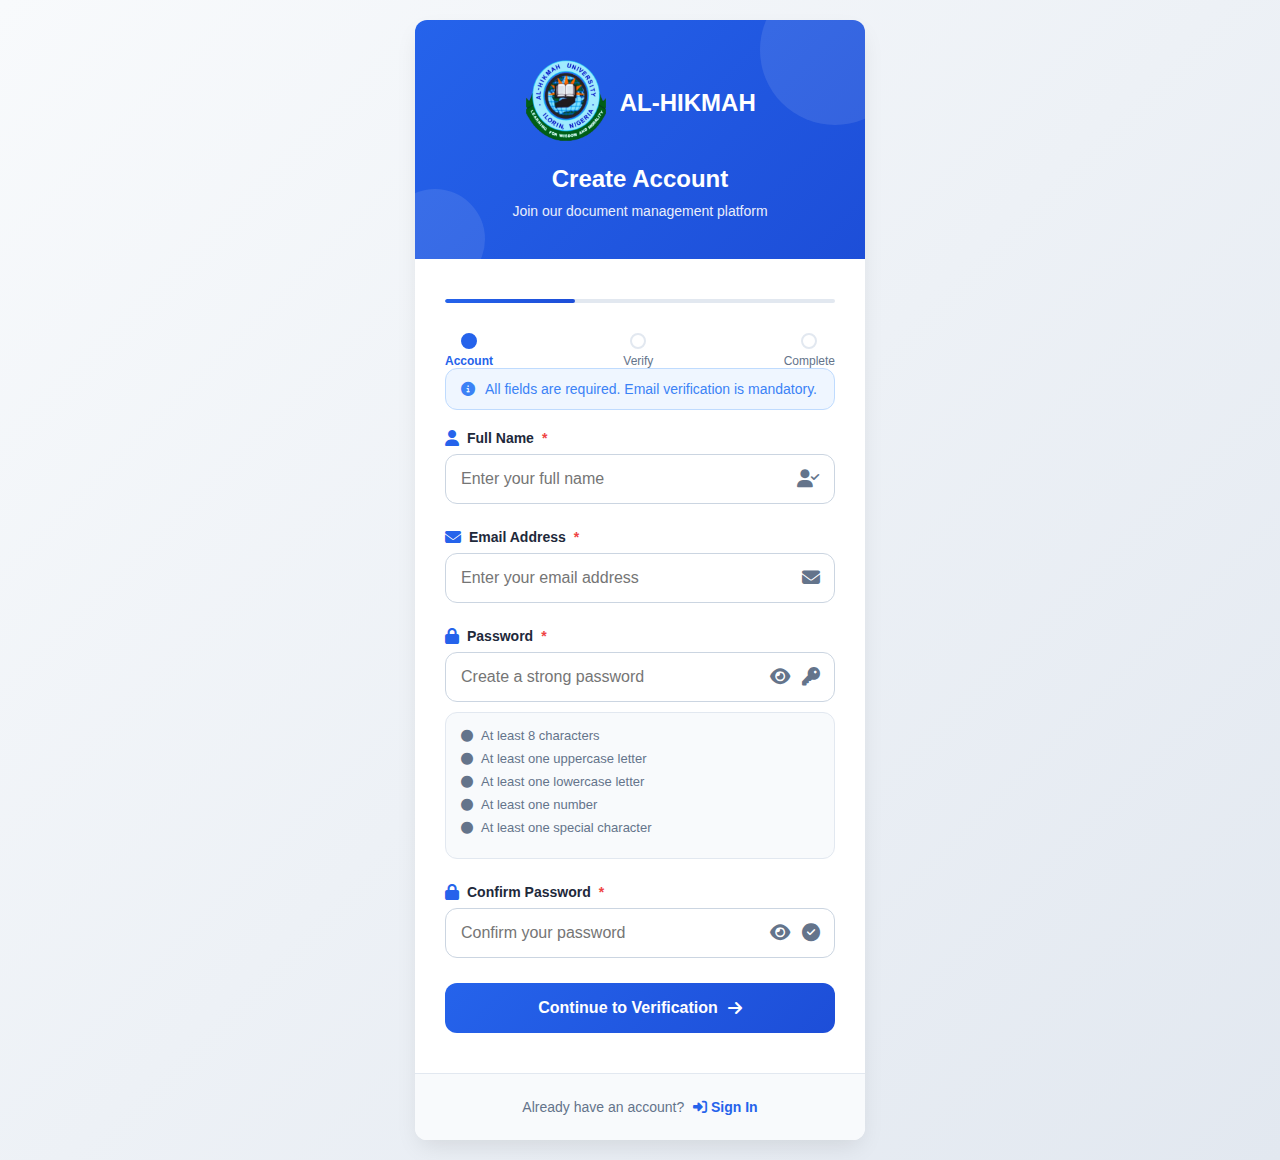
<file: reg.html>
<!DOCTYPE html>
<html lang="en">
<head>
    <meta charset="UTF-8">
    <meta name="viewport" content="width=device-width, initial-scale=1.0">
    <title>DocManager - Register</title>
    <link rel="stylesheet" href="https://cdnjs.cloudflare.com/ajax/libs/font-awesome/6.4.0/css/all.min.css">
    <style>
        * {
            margin: 0;
            padding: 0;
            box-sizing: border-box;
            font-family: 'Segoe UI', Tahoma, Geneva, Verdana, sans-serif;
        }
        
        :root {
            --primary-color: #2563eb;
            --primary-dark: #1d4ed8;
            --secondary-color: #64748b;
            --accent-color: #f1f5f9;
            --text-dark: #1e293b;
            --text-light: #64748b;
            --border-radius: 12px;
            --shadow: 0 4px 6px -1px rgba(0, 0, 0, 0.1), 0 2px 4px -1px rgba(0, 0, 0, 0.06);
            --shadow-lg: 0 10px 25px -5px rgba(0, 0, 0, 0.1);
            --success-color: #10b981;
            --error-color: #ef4444;
            --warning-color: #f59e0b;
            --info-color: #3b82f6;
        }
        
        body {
            min-height: 100vh;
            background: linear-gradient(135deg, #f8fafc 0%, #e2e8f0 100%);
            display: flex;
            align-items: center;
            justify-content: center;
            padding: 20px;
        }
        
        .register-wrapper {
            width: 100%;
            max-width: 450px;
        }
        
        .register-card {
            background: white;
            border-radius: var(--border-radius);
            box-shadow: var(--shadow-lg);
            overflow: hidden;
            position: relative;
        }
        
        /* Header Section */
        .register-header {
            background: linear-gradient(135deg, var(--primary-color), var(--primary-dark));
            color: white;
            padding: 40px 30px;
            text-align: center;
            position: relative;
            overflow: hidden;
        }
        
        .register-header::before {
            content: '';
            position: absolute;
            top: 0;
            right: 0;
            width: 150px;
            height: 150px;
            background: rgba(255, 255, 255, 0.1);
            border-radius: 50%;
            transform: translate(30%, -30%);
        }
        
        .register-header::after {
            content: '';
            position: absolute;
            bottom: 0;
            left: 0;
            width: 100px;
            height: 100px;
            background: rgba(255, 255, 255, 0.1);
            border-radius: 50%;
            transform: translate(-30%, 30%);
        }
        
        .logo {
            display: flex;
            align-items: center;
            justify-content: center;
            gap: 12px;
            margin-bottom: 20px;
            position: relative;
            z-index: 1;
        }
        
        .logo-icon {
            height: 85px;
            color: white;
        }
        
        .logo-text {
            font-size: 24px;
            font-weight: 700;
        }
        
        .register-title {
            font-size: 24px;
            font-weight: 700;
            margin-bottom: 10px;
            position: relative;
            z-index: 1;
        }
        
        .register-subtitle {
            font-size: 14px;
            opacity: 0.9;
            position: relative;
            z-index: 1;
        }
        
        /* Form Container */
        .register-form-container {
            padding: 40px 30px;
        }
        
        /* Progress Bar */
        .progress-bar {
            height: 4px;
            background: #e2e8f0;
            border-radius: 2px;
            margin-bottom: 30px;
            overflow: hidden;
            position: relative;
        }
        
        .progress-fill {
            height: 100%;
            background: linear-gradient(90deg, var(--primary-color), var(--primary-dark));
            border-radius: 2px;
            width: 33.33%;
            transition: width 0.3s ease;
        }
        
        .progress-steps {
            display: flex;
            justify-content: space-between;
            margin-top: 8px;
        }
        
        .step-indicator {
            font-size: 12px;
            color: var(--text-light);
            display: flex;
            flex-direction: column;
            align-items: center;
        }
        
        .step-indicator.active {
            color: var(--primary-color);
            font-weight: 600;
        }
        
        .step-indicator.completed .step-dot {
            background: var(--success-color);
            border-color: var(--success-color);
        }
        
        .step-dot {
            width: 16px;
            height: 16px;
            border-radius: 50%;
            background: white;
            border: 2px solid #e2e8f0;
            margin-bottom: 5px;
            position: relative;
        }
        
        .step-indicator.active .step-dot {
            background: var(--primary-color);
            border-color: var(--primary-color);
        }
        
        .step-indicator.completed .step-dot::after {
            content: '✓';
            color: white;
            font-size: 10px;
            position: absolute;
            top: 50%;
            left: 50%;
            transform: translate(-50%, -50%);
        }
        
        /* Form Styles */
        .register-form {
            width: 100%;
        }
        
        .form-section {
            display: none;
            animation: fadeIn 0.3s ease;
        }
        
        .form-section.active {
            display: block;
        }
        
        @keyframes fadeIn {
            from {
                opacity: 0;
                transform: translateY(10px);
            }
            to {
                opacity: 1;
                transform: translateY(0);
            }
        }
        
        .form-group {
            margin-bottom: 25px;
        }
        
        .form-label {
            display: flex;
            align-items: center;
            gap: 8px;
            margin-bottom: 8px;
            font-weight: 600;
            color: var(--text-dark);
            font-size: 14px;
        }
        
        .form-label i {
            color: var(--primary-color);
            font-size: 16px;
        }
        
        .required::after {
            content: ' *';
            color: var(--error-color);
        }
        
        .input-group {
            position: relative;
        }
        
        .form-control {
            width: 100%;
            padding: 15px 45px 15px 15px;
            border: 1px solid #cbd5e1;
            border-radius: var(--border-radius);
            font-size: 16px;
            transition: all 0.2s;
            background: white;
            color: var(--text-dark);
        }
        
        .form-control:focus {
            outline: none;
            border-color: var(--primary-color);
            box-shadow: 0 0 0 3px rgba(37, 99, 235, 0.1);
        }
        
        .form-control.success {
            border-color: var(--success-color);
        }
        
        .form-control.error {
            border-color: var(--error-color);
        }
        
        .input-icon {
            position: absolute;
            right: 15px;
            top: 50%;
            transform: translateY(-50%);
            color: var(--text-light);
            font-size: 18px;
        }
        
        .input-icon.success {
            color: var(--success-color);
        }
        
        .input-icon.error {
            color: var(--error-color);
        }
        
        .toggle-password {
            background: none;
            border: none;
            color: var(--text-light);
            cursor: pointer;
            position: absolute;
            right: 45px;
            top: 50%;
            transform: translateY(-50%);
            font-size: 18px;
            z-index: 2;
        }
        
        /* Email Verification */
        .verification-card {
            background: linear-gradient(135deg, #f0f9ff 0%, #e0f2fe 100%);
            border-radius: var(--border-radius);
            padding: 25px;
            margin: 25px 0;
            border: 1px solid #bae6fd;
            text-align: center;
        }
        
        .verification-icon {
            font-size: 48px;
            color: var(--primary-color);
            margin-bottom: 15px;
        }
        
        .verification-title {
            font-size: 18px;
            font-weight: 600;
            color: var(--text-dark);
            margin-bottom: 10px;
        }
        
        .verification-text {
            color: var(--text-light);
            font-size: 14px;
            line-height: 1.5;
            margin-bottom: 15px;
        }
        
        .verification-email {
            font-weight: 600;
            color: var(--primary-color);
            background: white;
            padding: 10px 15px;
            border-radius: var(--border-radius);
            margin: 15px 0;
            border: 1px solid #cbd5e1;
        }
        
        /* Code Input */
        .code-inputs {
            display: flex;
            gap: 10px;
            justify-content: center;
            margin: 20px 0;
        }
        
        .code-input {
            width: 50px;
            height: 50px;
            text-align: center;
            font-size: 20px;
            font-weight: 600;
            border: 2px solid #cbd5e1;
            border-radius: var(--border-radius);
            background: white;
            color: var(--text-dark);
            transition: all 0.2s;
        }
        
        .code-input:focus {
            outline: none;
            border-color: var(--primary-color);
            box-shadow: 0 0 0 3px rgba(37, 99, 235, 0.1);
        }
        
        .code-input.filled {
            border-color: var(--success-color);
            background: #f0f9ff;
        }
        
        /* Timer */
        .timer-container {
            display: flex;
            align-items: center;
            justify-content: center;
            gap: 10px;
            margin: 20px 0;
            color: var(--text-light);
            font-size: 14px;
        }
        
        .timer {
            font-weight: 600;
            color: var(--primary-color);
            font-size: 16px;
        }
        
        .timer.expired {
            color: var(--error-color);
        }
        
        /* Terms */
        .terms-box {
            background: #f8fafc;
            border-radius: var(--border-radius);
            padding: 20px;
            margin: 25px 0;
            border: 1px solid #e2e8f0;
            max-height: 150px;
            overflow-y: auto;
        }
        
        .terms-content {
            font-size: 12px;
            color: var(--text-light);
            line-height: 1.6;
        }
        
        .terms-agreement {
            display: flex;
            align-items: flex-start;
            gap: 12px;
            margin: 20px 0;
        }
        
        .terms-checkbox {
            margin-top: 3px;
            accent-color: var(--primary-color);
        }
        
        .terms-label {
            font-size: 14px;
            color: var(--text-dark);
            line-height: 1.5;
        }
        
        .terms-label a {
            color: var(--primary-color);
            text-decoration: none;
            font-weight: 500;
        }
        
        .terms-label a:hover {
            text-decoration: underline;
        }
        
        /* Buttons */
        .btn {
            width: 100%;
            padding: 16px;
            border-radius: var(--border-radius);
            font-weight: 600;
            font-size: 16px;
            cursor: pointer;
            transition: all 0.2s;
            border: none;
            display: flex;
            align-items: center;
            justify-content: center;
            gap: 10px;
        }
        
        .btn-primary {
            background: linear-gradient(135deg, var(--primary-color), var(--primary-dark));
            color: white;
        }
        
        .btn-primary:hover:not(:disabled) {
            transform: translateY(-2px);
            box-shadow: var(--shadow-lg);
        }
        
        .btn-primary:disabled {
            background: #94a3b8;
            cursor: not-allowed;
            transform: none;
            box-shadow: none;
        }
        
        .btn-secondary {
            background: #e2e8f0;
            color: var(--text-dark);
        }
        
        .btn-secondary:hover {
            background: #cbd5e1;
        }
        
        .btn-text {
            background: none;
            color: var(--primary-color);
            font-weight: 500;
            text-decoration: underline;
            padding: 10px;
            width: auto;
        }
        
        .btn-text:hover {
            color: var(--primary-dark);
        }
        
        /* Button Group */
        .button-group {
            display: flex;
            gap: 15px;
            margin-top: 30px;
        }
        
        /* Error/Success Messages */
        .message {
            padding: 12px 15px;
            border-radius: var(--border-radius);
            font-size: 14px;
            margin-bottom: 20px;
            display: flex;
            align-items: center;
            gap: 10px;
        }
        
        .message.error {
            background: #fef2f2;
            color: var(--error-color);
            border: 1px solid #fecaca;
        }
        
        .message.success {
            background: #f0f9ff;
            color: var(--success-color);
            border: 1px solid #bae6fd;
        }
        
        .message.info {
            background: #eff6ff;
            color: var(--info-color);
            border: 1px solid #bfdbfe;
        }
        
        /* Footer */
        .register-footer {
            text-align: center;
            padding: 25px 30px;
            border-top: 1px solid #e2e8f0;
            background: #f8fafc;
        }
        
        .login-link {
            color: var(--text-light);
            font-size: 14px;
        }
        
        .login-link a {
            color: var(--primary-color);
            text-decoration: none;
            font-weight: 600;
            margin-left: 5px;
        }
        
        .login-link a:hover {
            text-decoration: underline;
        }
        
        /* Toast Notification */
        .toast {
            position: fixed;
            bottom: 30px;
            right: 30px;
            background: var(--success-color);
            color: white;
            padding: 15px 25px;
            border-radius: var(--border-radius);
            box-shadow: var(--shadow-lg);
            display: flex;
            align-items: center;
            gap: 12px;
            z-index: 1000;
            transform: translateY(100px);
            opacity: 0;
            transition: all 0.3s ease;
        }
        
        .toast.show {
            transform: translateY(0);
            opacity: 1;
        }
        
        .toast-icon {
            font-size: 20px;
        }
        
        /* Password Requirements */
        .requirements {
            background: #f8fafc;
            border-radius: var(--border-radius);
            padding: 15px;
            margin-top: 10px;
            border: 1px solid #e2e8f0;
        }
        
        .requirement {
            display: flex;
            align-items: center;
            gap: 8px;
            margin-bottom: 8px;
            font-size: 13px;
            color: var(--text-light);
        }
        
        .requirement.valid {
            color: var(--success-color);
        }
        
        .requirement.invalid {
            color: var(--error-color);
        }
        
        .requirement i {
            font-size: 12px;
        }
        
        /* Responsive Design */
        @media (max-width: 480px) {
            .register-wrapper {
                max-width: 100%;
            }
            
            .register-header {
                padding: 30px 20px;
            }
            
            .register-form-container {
                padding: 30px 20px;
            }
            
            .code-input {
                width: 40px;
                height: 40px;
                font-size: 18px;
            }
            
            .button-group {
                flex-direction: column;
            }
            
            .toast {
                left: 20px;
                right: 20px;
                bottom: 20px;
            }
        }
        
        /* Loading Spinner */
        .spinner {
            width: 20px;
            height: 20px;
            border: 3px solid rgba(255, 255, 255, 0.3);
            border-top: 3px solid white;
            border-radius: 50%;
            animation: spin 1s linear infinite;
            display: none;
        }
        
        @keyframes spin {
            0% { transform: rotate(0deg); }
            100% { transform: rotate(360deg); }
        }
        
        /* Success Screen */
        .success-screen {
            text-align: center;
            padding: 40px 30px;
        }
        
        .success-icon {
            width: 80px;
            height: 80px;
            background: linear-gradient(135deg, var(--success-color), #0da271);
            border-radius: 50%;
            display: flex;
            align-items: center;
            justify-content: center;
            margin: 0 auto 25px;
        }
        
        .success-icon i {
            font-size: 36px;
            color: white;
        }
        
        .success-title {
            font-size: 24px;
            font-weight: 700;
            color: var(--text-dark);
            margin-bottom: 15px;
        }
        
        .success-text {
            color: var(--text-light);
            font-size: 16px;
            line-height: 1.6;
            margin-bottom: 30px;
        }
        
        .account-details {
            background: #f8fafc;
            border-radius: var(--border-radius);
            padding: 20px;
            margin-bottom: 30px;
            border: 1px solid #e2e8f0;
        }
        
        .detail-item {
            display: flex;
            justify-content: space-between;
            margin-bottom: 10px;
            font-size: 14px;
        }
        
        .detail-label {
            color: var(--text-light);
        }
        
        .detail-value {
            color: var(--text-dark);
            font-weight: 600;
        }
    </style>
</head>
<body>
    <div class="register-wrapper">
        <div class="register-card">
            <!-- Header -->
            <div class="register-header">
                <div class="logo">
                    <div class="logo-icon">
                    <img class="logo-icon" src="logo.png" alt="">
                    </div>
                    <div class="logo-text">AL-HIKMAH</div>
                </div>
                <h1 class="register-title">Create Account</h1>
                <p class="register-subtitle">Join our document management platform</p>
            </div>
            
            <!-- Form Container -->
            <div class="register-form-container">
                <!-- Progress Bar -->
                <div class="progress-bar">
                    <div class="progress-fill" id="progressFill"></div>
                </div>
                <div class="progress-steps">
                    <div class="step-indicator active" id="step1Indicator">
                        <div class="step-dot"></div>
                        <span>Account</span>
                    </div>
                    <div class="step-indicator" id="step2Indicator">
                        <div class="step-dot"></div>
                        <span>Verify</span>
                    </div>
                    <div class="step-indicator" id="step3Indicator">
                        <div class="step-dot"></div>
                        <span>Complete</span>
                    </div>
                </div>
                
                <!-- Registration Form -->
                <form class="register-form" id="registerForm">
                    <!-- Step 1: Account Details -->
                    <div class="form-section active" id="step1Section">
                        <div class="message info">
                            <i class="fas fa-info-circle"></i>
                            <span>All fields are required. Email verification is mandatory.</span>
                        </div>
                        
                        <div class="form-group">
                            <label class="form-label required">
                                <i class="fas fa-user"></i>
                                Full Name
                            </label>
                            <div class="input-group">
                                <input type="text" id="fullName" class="form-control" placeholder="Enter your full name" required>
                                <div class="input-icon">
                                    <i class="fas fa-user-check"></i>
                                </div>
                            </div>
                            <div class="message error" id="nameError" style="display: none;"></div>
                        </div>
                        
                        <div class="form-group">
                            <label class="form-label required">
                                <i class="fas fa-envelope"></i>
                                Email Address
                            </label>
                            <div class="input-group">
                                <input type="email" id="email" class="form-control" placeholder="Enter your email address" required>
                                <div class="input-icon" id="emailIcon">
                                    <i class="fas fa-envelope"></i>
                                </div>
                            </div>
                            <div class="message error" id="emailError" style="display: none;"></div>
                            <div class="message success" id="emailSuccess" style="display: none;"></div>
                        </div>
                        
                        <div class="form-group">
                            <label class="form-label required">
                                <i class="fas fa-lock"></i>
                                Password
                            </label>
                            <div class="input-group">
                                <input type="password" id="password" class="form-control" placeholder="Create a strong password" required>
                                <button type="button" class="toggle-password" id="togglePassword">
                                    <i class="fas fa-eye"></i>
                                </button>
                                <div class="input-icon">
                                    <i class="fas fa-key"></i>
                                </div>
                            </div>
                            
                            <div class="requirements">
                                <div class="requirement" id="reqLength">
                                    <i class="fas fa-circle"></i>
                                    <span>At least 8 characters</span>
                                </div>
                                <div class="requirement" id="reqUppercase">
                                    <i class="fas fa-circle"></i>
                                    <span>At least one uppercase letter</span>
                                </div>
                                <div class="requirement" id="reqLowercase">
                                    <i class="fas fa-circle"></i>
                                    <span>At least one lowercase letter</span>
                                </div>
                                <div class="requirement" id="reqNumber">
                                    <i class="fas fa-circle"></i>
                                    <span>At least one number</span>
                                </div>
                                <div class="requirement" id="reqSpecial">
                                    <i class="fas fa-circle"></i>
                                    <span>At least one special character</span>
                                </div>
                            </div>
                            <div class="message error" id="passwordError" style="display: none;"></div>
                        </div>
                        
                        <div class="form-group">
                            <label class="form-label required">
                                <i class="fas fa-lock"></i>
                                Confirm Password
                            </label>
                            <div class="input-group">
                                <input type="password" id="confirmPassword" class="form-control" placeholder="Confirm your password" required>
                                <button type="button" class="toggle-password" id="toggleConfirmPassword">
                                    <i class="fas fa-eye"></i>
                                </button>
                                <div class="input-icon">
                                    <i class="fas fa-check-circle"></i>
                                </div>
                            </div>
                            <div class="message error" id="confirmPasswordError" style="display: none;"></div>
                        </div>
                        
                        <button type="button" class="btn btn-primary" id="nextStep1Btn">
                            Continue to Verification
                            <i class="fas fa-arrow-right"></i>
                        </button>
                    </div>
                    
                    <!-- Step 2: Email Verification -->
                    <div class="form-section" id="step2Section">
                        <div class="verification-card">
                            <div class="verification-icon">
                                <i class="fas fa-envelope-circle-check"></i>
                            </div>
                            <h3 class="verification-title">Verify Your Email</h3>
                            <p class="verification-text">
                                We've sent a 6-digit verification code to:
                            </p>
                            <div class="verification-email" id="verificationEmail"></div>
                            <p class="verification-text">
                                Enter the code below to verify your email address.
                            </p>
                            
                            <div class="code-inputs">
                                <input type="text" class="code-input" maxlength="1" data-index="0">
                                <input type="text" class="code-input" maxlength="1" data-index="1">
                                <input type="text" class="code-input" maxlength="1" data-index="2">
                                <span style="color: var(--text-light); font-size: 20px;">-</span>
                                <input type="text" class="code-input" maxlength="1" data-index="3">
                                <input type="text" class="code-input" maxlength="1" data-index="4">
                                <input type="text" class="code-input" maxlength="1" data-index="5">
                            </div>
                            
                            <div class="timer-container">
                                <i class="fas fa-clock"></i>
                                <span>Code expires in:</span>
                                <span class="timer" id="codeTimer">05:00</span>
                            </div>
                            
                            <div class="message error" id="codeError" style="display: none;"></div>
                            
                            <button type="button" class="btn-text" id="resendCodeBtn">
                                <i class="fas fa-redo"></i>
                                Resend Code
                            </button>
                        </div>
                        
                        <div class="terms-box">
                            <div class="terms-content">
                                <p><strong>Terms of Service & Privacy Policy</strong></p>
                                <p>By creating an account, you agree to our Terms of Service and Privacy Policy. You acknowledge that:</p>
                                <ul style="padding-left: 20px; margin-top: 10px;">
                                    <li>You are responsible for maintaining the confidentiality of your account</li>
                                    <li>All information provided is accurate and complete</li>
                                    <li>You will use the service in compliance with applicable laws</li>
                                    <li>We may send you important notifications via email</li>
                                </ul>
                            </div>
                        </div>
                        
                        <div class="terms-agreement">
                            <input type="checkbox" id="termsAgreement" class="terms-checkbox">
                            <label for="termsAgreement" class="terms-label">
                                I have read and agree to the Terms of Service and Privacy Policy
                            </label>
                        </div>
                        <div class="message error" id="termsError" style="display: none;"></div>
                        
                        <div class="button-group">
                            <button type="button" class="btn btn-secondary" id="backStep2Btn">
                                <i class="fas fa-arrow-left"></i>
                                Back
                            </button>
                            <button type="button" class="btn btn-primary" id="verifyCodeBtn">
                                Verify & Create Account
                                <i class="fas fa-check"></i>
                            </button>
                        </div>
                    </div>
                    
                    <!-- Step 3: Success -->
                    <div class="form-section" id="step3Section">
                        <div class="success-screen">
                            <div class="success-icon">
                                <i class="fas fa-check"></i>
                            </div>
                            <h2 class="success-title">Account Created Successfully!</h2>
                            <p class="success-text">
                                Your account has been created and verified. You can now access all features of DocManager.
                            </p>
                            
                            <div class="account-details">
                                <div class="detail-item">
                                    <span class="detail-label">Name:</span>
                                    <span class="detail-value" id="successName"></span>
                                </div>
                                <div class="detail-item">
                                    <span class="detail-label">Email:</span>
                                    <span class="detail-value" id="successEmail"></span>
                                </div>
                                <div class="detail-item">
                                    <span class="detail-label">Status:</span>
                                    <span class="detail-value" style="color: var(--success-color);">Verified ✓</span>
                                </div>
                                <div class="detail-item">
                                    <span class="detail-label">Account Type:</span>
                                    <span class="detail-value">Standard User</span>
                                </div>
                            </div>
                            
                            <div class="message info">
                                <i class="fas fa-info-circle"></i>
                                <span>You will be redirected to the dashboard shortly.</span>
                            </div>
                            
                            <button type="button" class="btn btn-primary" id="goToDashboardBtn">
                                Go to Dashboard
                                <i class="fas fa-arrow-right"></i>
                            </button>
                        </div>
                    </div>
                </form>
            </div>
            
            <!-- Footer -->
            <div class="register-footer">
                <p class="login-link">
                    Already have an account?
                    <a href="login.html">
                        <i class="fas fa-sign-in-alt"></i>
                        Sign In
                    </a>
                </p>
            </div>
        </div>
    </div>
    
    <!-- Toast Notification -->
    <div class="toast" id="toast">
        <i class="fas fa-check-circle toast-icon"></i>
        <span id="toastMessage">Registration successful!</span>
    </div>

    <script>
        // Current step
        let currentStep = 1;
        let verificationCode = '';
        let timerInterval;
        let timeLeft = 300; // 5 minutes
        
        // DOM Elements
        const progressFill = document.getElementById('progressFill');
        const stepIndicators = [
            document.getElementById('step1Indicator'),
            document.getElementById('step2Indicator'),
            document.getElementById('step3Indicator')
        ];
        
        const sections = [
            document.getElementById('step1Section'),
            document.getElementById('step2Section'),
            document.getElementById('step3Section')
        ];
        
        // Initialize
        function init() {
            setupEventListeners();
            generateVerificationCode();
        }
        
        // Setup event listeners
        function setupEventListeners() {
            // Password visibility toggle
            document.getElementById('togglePassword').addEventListener('click', togglePasswordVisibility);
            document.getElementById('toggleConfirmPassword').addEventListener('click', toggleConfirmPasswordVisibility);
            
            // Navigation buttons
            document.getElementById('nextStep1Btn').addEventListener('click', validateStep1);
            document.getElementById('backStep2Btn').addEventListener('click', () => goToStep(1));
            document.getElementById('verifyCodeBtn').addEventListener('click', validateStep2);
            document.getElementById('goToDashboardBtn').addEventListener('click', goToDashboard);
            
            // Resend code
            document.getElementById('resendCodeBtn').addEventListener('click', resendVerificationCode);
            
            // Real-time validation
            document.getElementById('email').addEventListener('blur', validateEmail);
            document.getElementById('password').addEventListener('input', validatePassword);
            document.getElementById('confirmPassword').addEventListener('input', validateConfirmPassword);
            
            // Code input handling
            setupCodeInputs();
            
            // Enter key navigation
            document.addEventListener('keydown', handleKeyNavigation);
        }
        
        // Navigate to step
        function goToStep(step) {
            currentStep = step;
            
            // Update progress bar
            progressFill.style.width = `${(step / 3) * 100}%`;
            
            // Update step indicators
            stepIndicators.forEach((indicator, index) => {
                indicator.classList.remove('active', 'completed');
                if (index + 1 === step) {
                    indicator.classList.add('active');
                } else if (index + 1 < step) {
                    indicator.classList.add('completed');
                }
            });
            
            // Show/hide sections
            sections.forEach((section, index) => {
                section.classList.remove('active');
                if (index + 1 === step) {
                    section.classList.add('active');
                }
            });
            
            // Special actions for specific steps
            if (step === 2) {
                document.getElementById('verificationEmail').textContent = document.getElementById('email').value;
                startVerificationTimer();
            } else if (step === 3) {
                updateSuccessScreen();
            }
        }
        
        // Step 1 validation
        function validateStep1() {
            let isValid = true;
            
            // Validate name
            const name = document.getElementById('fullName').value.trim();
            const nameError = document.getElementById('nameError');
            if (!name) {
                nameError.textContent = 'Full name is required';
                nameError.style.display = 'flex';
                isValid = false;
            } else if (name.length < 2) {
                nameError.textContent = 'Name must be at least 2 characters';
                nameError.style.display = 'flex';
                isValid = false;
            } else {
                nameError.style.display = 'none';
            }
            
            // Validate email
            if (!validateEmail()) {
                isValid = false;
            }
            
            // Validate password
            if (!validatePassword()) {
                isValid = false;
            }
            
            // Validate confirm password
            if (!validateConfirmPassword()) {
                isValid = false;
            }
            
            if (isValid) {
                goToStep(2);
            }
        }
        
        // Email validation
        function validateEmail() {
            const email = document.getElementById('email').value.trim();
            const emailError = document.getElementById('emailError');
            const emailSuccess = document.getElementById('emailSuccess');
            const emailIcon = document.getElementById('emailIcon');
            
            if (!email) {
                emailError.textContent = 'Email is required';
                emailError.style.display = 'flex';
                emailSuccess.style.display = 'none';
                emailIcon.innerHTML = '<i class="fas fa-exclamation-circle error"></i>';
                return false;
            }
            
            if (!isValidEmail(email)) {
                emailError.textContent = 'Please enter a valid email address';
                emailError.style.display = 'flex';
                emailSuccess.style.display = 'none';
                emailIcon.innerHTML = '<i class="fas fa-exclamation-circle error"></i>';
                return false;
            }
            
            // Check if email is already registered
            const registeredUsers = JSON.parse(localStorage.getItem('registeredUsers') || '[]');
            const isRegistered = registeredUsers.some(user => user.email === email);
            
            if (isRegistered) {
                emailError.textContent = 'This email is already registered';
                emailError.style.display = 'flex';
                emailSuccess.style.display = 'none';
                emailIcon.innerHTML = '<i class="fas fa-exclamation-circle error"></i>';
                return false;
            }
            
            emailError.style.display = 'none';
            emailSuccess.textContent = 'Email is available';
            emailSuccess.style.display = 'flex';
            emailIcon.innerHTML = '<i class="fas fa-check-circle success"></i>';
            return true;
        }
        
        // Password validation
        function validatePassword() {
            const password = document.getElementById('password').value;
            const passwordError = document.getElementById('passwordError');
            
            if (!password) {
                passwordError.textContent = 'Password is required';
                passwordError.style.display = 'flex';
                updatePasswordRequirements(false, false, false, false, false);
                return false;
            }
            
            const requirements = {
                length: password.length >= 8,
                uppercase: /[A-Z]/.test(password),
                lowercase: /[a-z]/.test(password),
                number: /\d/.test(password),
                special: /[^A-Za-z0-9]/.test(password)
            };
            
            updatePasswordRequirements(
                requirements.length,
                requirements.uppercase,
                requirements.lowercase,
                requirements.number,
                requirements.special
            );
            
            const allMet = Object.values(requirements).every(req => req);
            
            if (!allMet) {
                passwordError.textContent = 'Password does not meet all requirements';
                passwordError.style.display = 'flex';
                return false;
            }
            
            passwordError.style.display = 'none';
            return true;
        }
        
        // Update password requirements UI
        function updatePasswordRequirements(length, uppercase, lowercase, number, special) {
            const requirements = {
                length: document.getElementById('reqLength'),
                uppercase: document.getElementById('reqUppercase'),
                lowercase: document.getElementById('reqLowercase'),
                number: document.getElementById('reqNumber'),
                special: document.getElementById('reqSpecial')
            };
            
            requirements.length.className = length ? 'requirement valid' : 'requirement invalid';
            requirements.uppercase.className = uppercase ? 'requirement valid' : 'requirement invalid';
            requirements.lowercase.className = lowercase ? 'requirement valid' : 'requirement invalid';
            requirements.number.className = number ? 'requirement valid' : 'requirement invalid';
            requirements.special.className = special ? 'requirement valid' : 'requirement invalid';
            
            requirements.length.innerHTML = length ? 
                '<i class="fas fa-check-circle"></i><span>At least 8 characters</span>' :
                '<i class="fas fa-times-circle"></i><span>At least 8 characters</span>';
            
            requirements.uppercase.innerHTML = uppercase ?
                '<i class="fas fa-check-circle"></i><span>At least one uppercase letter</span>' :
                '<i class="fas fa-times-circle"></i><span>At least one uppercase letter</span>';
            
            requirements.lowercase.innerHTML = lowercase ?
                '<i class="fas fa-check-circle"></i><span>At least one lowercase letter</span>' :
                '<i class="fas fa-times-circle"></i><span>At least one lowercase letter</span>';
            
            requirements.number.innerHTML = number ?
                '<i class="fas fa-check-circle"></i><span>At least one number</span>' :
                '<i class="fas fa-times-circle"></i><span>At least one number</span>';
            
            requirements.special.innerHTML = special ?
                '<i class="fas fa-check-circle"></i><span>At least one special character</span>' :
                '<i class="fas fa-times-circle"></i><span>At least one special character</span>';
        }
        
        // Confirm password validation
        function validateConfirmPassword() {
            const password = document.getElementById('password').value;
            const confirmPassword = document.getElementById('confirmPassword').value;
            const confirmPasswordError = document.getElementById('confirmPasswordError');
            
            if (!confirmPassword) {
                confirmPasswordError.textContent = 'Please confirm your password';
                confirmPasswordError.style.display = 'flex';
                return false;
            }
            
            if (password !== confirmPassword) {
                confirmPasswordError.textContent = 'Passwords do not match';
                confirmPasswordError.style.display = 'flex';
                return false;
            }
            
            confirmPasswordError.style.display = 'none';
            return true;
        }
        
        // Step 2 validation
        function validateStep2() {
            let isValid = true;
            
            // Validate terms agreement
            const termsAgreement = document.getElementById('termsAgreement').checked;
            const termsError = document.getElementById('termsError');
            
            if (!termsAgreement) {
                termsError.textContent = 'You must agree to the terms and conditions';
                termsError.style.display = 'flex';
                isValid = false;
            } else {
                termsError.style.display = 'none';
            }
            
            // Validate verification code
            const enteredCode = getEnteredCode();
            const codeError = document.getElementById('codeError');
            
            if (enteredCode.length !== 6) {
                codeError.textContent = 'Please enter the complete 6-digit code';
                codeError.style.display = 'flex';
                isValid = false;
            } else if (enteredCode !== verificationCode) {
                codeError.textContent = 'Invalid verification code';
                codeError.style.display = 'flex';
                isValid = false;
            } else {
                codeError.style.display = 'none';
            }
            
            if (isValid) {
                createAccount();
            }
        }
        
        // Generate verification code
        function generateVerificationCode() {
            verificationCode = Math.floor(100000 + Math.random() * 900000).toString();
            console.log('Verification Code:', verificationCode); // For demo purposes
        }
        
        // Setup code inputs
        function setupCodeInputs() {
            const codeInputs = document.querySelectorAll('.code-input');
            
            codeInputs.forEach((input, index) => {
                // Handle input
                input.addEventListener('input', (e) => {
                    const value = e.target.value;
                    
                    // Only allow numbers
                    if (!/^\d*$/.test(value)) {
                        e.target.value = '';
                        return;
                    }
                    
                    // Auto-focus next input
                    if (value && index < codeInputs.length - 1) {
                        codeInputs[index + 1].focus();
                    }
                    
                    // Update styling
                    if (value) {
                        input.classList.add('filled');
                    } else {
                        input.classList.remove('filled');
                    }
                    
                    // Auto-verify if all inputs are filled
                    const allFilled = Array.from(codeInputs).every(input => input.value);
                    if (allFilled) {
                        validateStep2();
                    }
                });
                
                // Handle backspace
                input.addEventListener('keydown', (e) => {
                    if (e.key === 'Backspace' && !input.value && index > 0) {
                        codeInputs[index - 1].focus();
                    }
                });
                
                // Handle paste
                input.addEventListener('paste', (e) => {
                    e.preventDefault();
                    const pastedData = e.clipboardData.getData('text').trim();
                    
                    if (/^\d{6}$/.test(pastedData)) {
                        const digits = pastedData.split('');
                        codeInputs.forEach((input, i) => {
                            input.value = digits[i] || '';
                            input.classList.add('filled');
                            if (i === codeInputs.length - 1) {
                                input.focus();
                            }
                        });
                        
                        // Auto-verify
                        setTimeout(() => validateStep2(), 100);
                    }
                });
            });
        }
        
        // Get entered code
        function getEnteredCode() {
            const codeInputs = document.querySelectorAll('.code-input');
            return Array.from(codeInputs).map(input => input.value).join('');
        }
        
        // Start verification timer
        function startVerificationTimer() {
            timeLeft = 300;
            updateTimerDisplay();
            
            clearInterval(timerInterval);
            timerInterval = setInterval(() => {
                timeLeft--;
                updateTimerDisplay();
                
                if (timeLeft <= 0) {
                    clearInterval(timerInterval);
                    document.getElementById('codeTimer').classList.add('expired');
                    showToast('Verification code has expired', 'error');
                }
            }, 1000);
        }
        
        // Update timer display
        function updateTimerDisplay() {
            const minutes = Math.floor(timeLeft / 60);
            const seconds = timeLeft % 60;
            document.getElementById('codeTimer').textContent = 
                `${minutes.toString().padStart(2, '0')}:${seconds.toString().padStart(2, '0')}`;
        }
        
        // Resend verification code
        function resendVerificationCode() {
            if (timeLeft <= 60) {
                generateVerificationCode();
                startVerificationTimer();
                clearCodeInputs();
                showToast('New verification code sent to your email', 'success');
            } else {
                showToast(`Please wait ${Math.floor(timeLeft / 60)}:${(timeLeft % 60).toString().padStart(2, '0')} before requesting a new code`, 'warning');
            }
        }
        
        // Clear code inputs
        function clearCodeInputs() {
            const codeInputs = document.querySelectorAll('.code-input');
            codeInputs.forEach(input => {
                input.value = '';
                input.classList.remove('filled');
            });
            codeInputs[0].focus();
        }
        
        // Create account
        function createAccount() {
            const fullName = document.getElementById('fullName').value.trim();
            const email = document.getElementById('email').value.trim();
            const password = document.getElementById('password').value;
            
            // Get existing users
            const registeredUsers = JSON.parse(localStorage.getItem('registeredUsers') || '[]');
            
            // Check if user already exists
            const userExists = registeredUsers.some(user => user.email === email);
            if (userExists) {
                showToast('This email is already registered', 'error');
                return;
            }
            
            // Create new user
            const newUser = {
                id: Date.now(),
                name: fullName,
                email: email,
                password: password, // In production, hash this!
                role: 'user',
                emailVerified: true,
                createdAt: new Date().toISOString(),
                lastLogin: null
            };
            
            // Save user
            registeredUsers.push(newUser);
            localStorage.setItem('registeredUsers', JSON.stringify(registeredUsers));
            
            // Save session data
            localStorage.setItem('userData', JSON.stringify({
                name: fullName,
                email: email,
                role: 'user',
                lastLogin: new Date().toISOString()
            }));
            
            // Stop timer
            clearInterval(timerInterval);
            
            // Go to success step
            goToStep(3);
            showToast('Account created successfully!', 'success');
        }
        
        // Update success screen
        function updateSuccessScreen() {
            const fullName = document.getElementById('fullName').value.trim();
            const email = document.getElementById('email').value.trim();
            
            document.getElementById('successName').textContent = fullName;
            document.getElementById('successEmail').textContent = email;
        }
        
        // Go to dashboard
        function goToDashboard() {
            showToast('Redirecting to dashboard...', 'success');
            setTimeout(() => {
                window.location.href = 'dashboard.html';
            }, 2000);
        }
        
        // Toggle password visibility
        function togglePasswordVisibility() {
            const passwordInput = document.getElementById('password');
            const toggleIcon = document.getElementById('togglePassword').querySelector('i');
            
            const type = passwordInput.getAttribute('type') === 'password' ? 'text' : 'password';
            passwordInput.setAttribute('type', type);
            toggleIcon.className = type === 'password' ? 'fas fa-eye' : 'fas fa-eye-slash';
        }
        
        function toggleConfirmPasswordVisibility() {
            const confirmPasswordInput = document.getElementById('confirmPassword');
            const toggleIcon = document.getElementById('toggleConfirmPassword').querySelector('i');
            
            const type = confirmPasswordInput.getAttribute('type') === 'password' ? 'text' : 'password';
            confirmPasswordInput.setAttribute('type', type);
            toggleIcon.className = type === 'password' ? 'fas fa-eye' : 'fas fa-eye-slash';
        }
        
        // Email validation helper
        function isValidEmail(email) {
            const re = /^[^\s@]+@[^\s@]+\.[^\s@]+$/;
            return re.test(email);
        }
        
        // Handle key navigation
        function handleKeyNavigation(e) {
            if (e.key === 'Enter') {
                e.preventDefault();
                if (currentStep === 1) {
                    validateStep1();
                } else if (currentStep === 2) {
                    validateStep2();
                } else if (currentStep === 3) {
                    goToDashboard();
                }
            }
        }
        
        // Show toast notification
        function showToast(message, type = 'success') {
            const toast = document.getElementById('toast');
            const toastMessage = document.getElementById('toastMessage');
            
            // Update toast color based on type
            const colors = {
                success: 'var(--success-color)',
                error: 'var(--error-color)',
                info: 'var(--info-color)',
                warning: 'var(--warning-color)'
            };
            
            const icons = {
                success: 'fas fa-check-circle',
                error: 'fas fa-exclamation-circle',
                info: 'fas fa-info-circle',
                warning: 'fas fa-exclamation-triangle'
            };
            
            toast.style.background = colors[type] || colors.success;
            toast.querySelector('i').className = `${icons[type] || icons.success} toast-icon`;
            
            // Update message
            toastMessage.textContent = message;
            
            // Show toast
            toast.classList.add('show');
            
            // Hide after 3 seconds
            setTimeout(() => {
                toast.classList.remove('show');
            }, 3000);
        }
        
        // Initialize on page load
        window.addEventListener('DOMContentLoaded', init);
    </script>
</body>
</html>
</file>
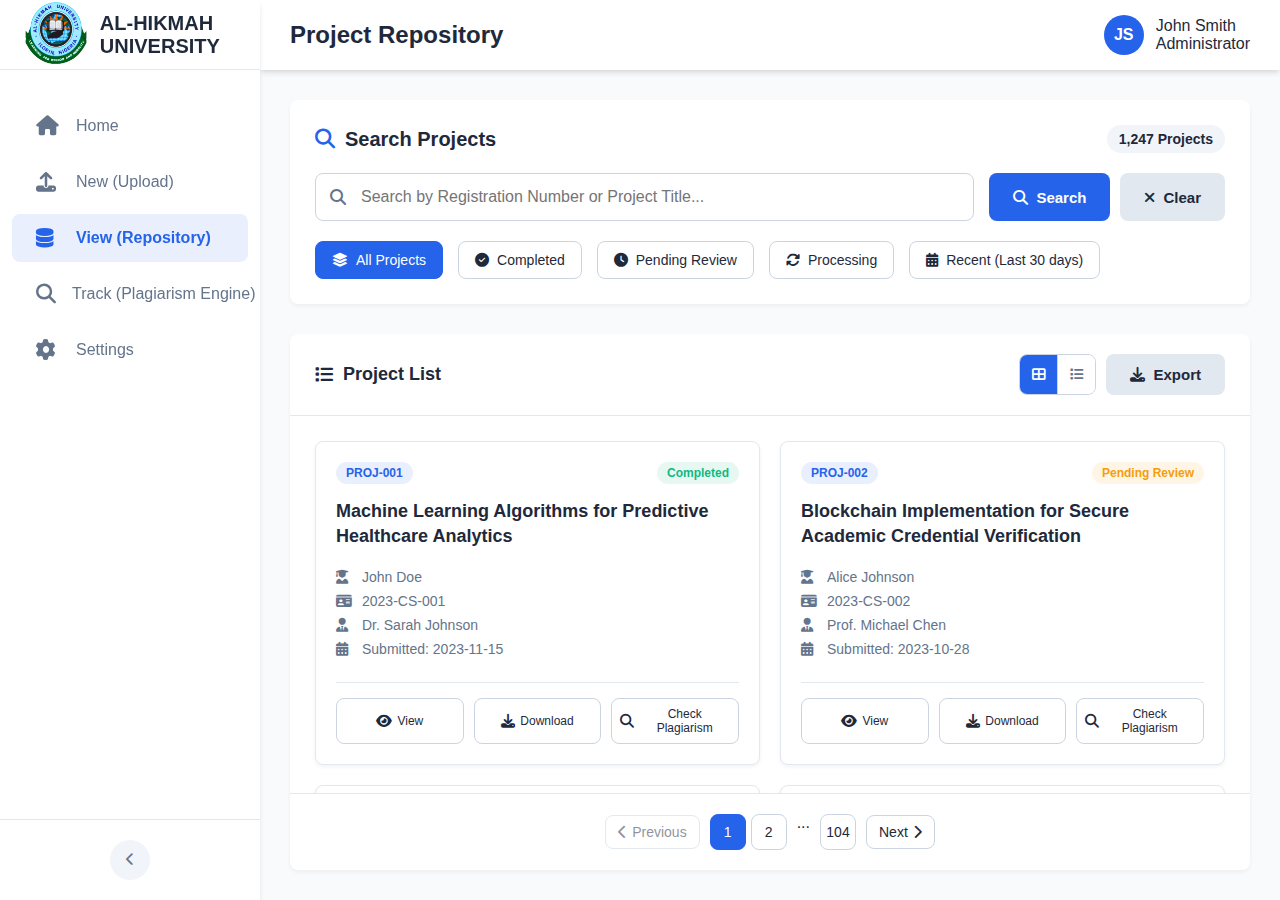
<file: repo.html>
<!DOCTYPE html>
<html lang="en">
<head>
    <meta charset="UTF-8">
    <meta name="viewport" content="width=device-width, initial-scale=1.0">
    <title>Document Management System - Project Repository</title>
    <link rel="stylesheet" href="https://cdnjs.cloudflare.com/ajax/libs/font-awesome/6.4.0/css/all.min.css">
</head>
<link rel="stylesheet" href="css/repo.css">
<link rel="stylesheet" href="js/repo.js">
<body>
    <!-- Sidebar Navigation -->
    <nav class="sidebar" id="sidebar">
        <div class="sidebar-header">
            <div class="logo">
                <div class="logo-icon">
                    <img class="logo-icon" src="logo.png" alt="">
                </div>
                <div class="logo-text">AL-HIKMAH UNIVERSITY</div>
            </div>
        </div>
        
        <div class="nav-menu">
            <a href="index.html" class="nav-item">
                <i class="fas fa-home nav-icon"></i>
                <span class="nav-text">Home</span>
            </a>
            
            <a href="upload.html" class="nav-item">
                <i class="fas fa-upload nav-icon"></i>
                <span class="nav-text">New (Upload)</span>
            </a>
            
            <a href="repo.html" class="nav-item active">
                <i class="fas fa-database nav-icon"></i>
                <span class="nav-text">View (Repository)</span>
            </a>
            
            <a href="plag.html" class="nav-item">
                <i class="fas fa-search nav-icon"></i>
                <span class="nav-text">Track (Plagiarism Engine)</span>
            </a>
            
            <a href="settings.html" class="nav-item">
                <i class="fas fa-cog nav-icon"></i>
                <span class="nav-text">Settings</span>
            </a>
            
            <!-- <a href="about.html" class="nav-item">
                <i class="fas fa-info-circle nav-icon"></i>
                <span class="nav-text">About</span>
            </a> -->
        </div>
        
        <div class="sidebar-footer">
            <button class="toggle-btn" id="toggleBtn">
                <i class="fas fa-chevron-left"></i>
            </button>
        </div>
    </nav>
    
    <!-- Main Content -->
    <div class="main-content">
        <!-- Header -->
        <header class="header">
            <div class="page-title">Project Repository</div>
            <div class="user-profile">
                <div class="avatar">JS</div>
                <div class="user-info">
                    <div class="user-name">John Smith</div>
                    <div class="user-role">Administrator</div>
                </div>
            </div>
        </header>
        
        <!-- Repository Content -->
        <div class="repository-content">
            <!-- Search Interface -->
            <div class="search-section">
                <div class="search-header">
                    <h2 class="search-title">
                        <i class="fas fa-search"></i> Search Projects
                    </h2>
                    <div class="total-projects" id="totalProjects">1,247 Projects</div>
                </div>
                
                <div class="search-container">
                    <div class="search-input">
                        <i class="fas fa-search"></i>
                        <input type="text" id="searchInput" placeholder="Search by Registration Number or Project Title...">
                    </div>
                    <div class="search-actions">
                        <button class="btn btn-primary" id="searchBtn">
                            <i class="fas fa-search"></i> Search
                        </button>
                        <button class="btn btn-secondary" id="clearSearchBtn">
                            <i class="fas fa-times"></i> Clear
                        </button>
                    </div>
                </div>
                
                <div class="search-filters">
                    <button class="filter-btn active" data-filter="all">
                        <i class="fas fa-layer-group"></i> All Projects
                    </button>
                    <button class="filter-btn" data-filter="completed">
                        <i class="fas fa-check-circle"></i> Completed
                    </button>
                    <button class="filter-btn" data-filter="pending">
                        <i class="fas fa-clock"></i> Pending Review
                    </button>
                    <button class="filter-btn" data-filter="processing">
                        <i class="fas fa-sync-alt"></i> Processing
                    </button>
                    <button class="filter-btn" data-filter="recent">
                        <i class="fas fa-calendar-alt"></i> Recent (Last 30 days)
                    </button>
                </div>
            </div>
            
            <!-- Project List Section -->
            <div class="project-list-section">
                <div class="list-header">
                    <h3 class="list-title">
                        <i class="fas fa-list"></i> Project List
                    </h3>
                    <div class="list-actions">
                        <div class="view-toggle">
                            <button class="view-btn active" data-view="grid">
                                <i class="fas fa-th-large"></i>
                            </button>
                            <button class="view-btn" data-view="table">
                                <i class="fas fa-list"></i>
                            </button>
                        </div>
                        <button class="btn btn-secondary" id="exportBtn">
                            <i class="fas fa-download"></i> Export
                        </button>
                    </div>
                </div>
                
                <!-- Grid View -->
                <div class="project-grid" id="projectGrid">
                    <!-- Project cards will be dynamically inserted here -->
                </div>
                
                <!-- Table View (Hidden by default) -->
                <div class="project-table-container" style="display: none;">
                    <table class="project-table" id="projectTable">
                        <thead>
                            <tr>
                                <th style="width: 80px;">ID</th>
                                <th>Project Title</th>
                                <th style="width: 180px;">Student</th>
                                <th style="width: 150px;">Registration No.</th>
                                <th style="width: 120px;">Date</th>
                                <th style="width: 120px;">Status</th>
                                <th style="width: 150px;">Actions</th>
                            </tr>
                        </thead>
                        <tbody id="projectTableBody">
                            <!-- Table rows will be dynamically inserted here -->
                        </tbody>
                    </table>
                </div>
                
                <!-- Empty State -->
                <div class="empty-state" id="emptyState" style="display: none;">
                    <div class="empty-icon">
                        <i class="fas fa-inbox"></i>
                    </div>
                    <h3 class="empty-title">No Projects Found</h3>
                    <p class="empty-description">Try adjusting your search or filter to find what you're looking for.</p>
                    <button class="btn btn-primary" id="resetFiltersBtn">
                        <i class="fas fa-redo"></i> Reset Filters
                    </button>
                </div>
                
                <!-- Pagination -->
                <div class="pagination" id="pagination">
                    <button class="pagination-btn" id="prevPageBtn" disabled>
                        <i class="fas fa-chevron-left"></i> Previous
                    </button>
                    <div class="page-numbers" id="pageNumbers">
                        <!-- Page numbers will be dynamically inserted here -->
                    </div>
                    <button class="pagination-btn" id="nextPageBtn">
                        Next <i class="fas fa-chevron-right"></i>
                    </button>
                </div>
            </div>
        </div>
    </div>
    
    <!-- Detail View -->
    <div class="detail-view" id="detailView">
        <div class="detail-header">
            <div class="detail-title">
                <i class="fas fa-file-alt"></i>
                <span id="detailProjectTitle">Project Title</span>
            </div>
            <div class="detail-actions">
                <button class="btn btn-secondary" id="printDetailBtn">
                    <i class="fas fa-print"></i> Print
                </button>
                <button class="btn btn-secondary" id="downloadDetailBtn">
                    <i class="fas fa-download"></i> Download
                </button>
                <button class="btn btn-primary" id="closeDetailBtn">
                    <i class="fas fa-times"></i> Close
                </button>
            </div>
        </div>
        
        <div class="detail-content">
            <!-- Project Overview -->
            <div class="project-overview">
                <div class="overview-grid">
                    <div class="overview-item">
                        <div class="overview-label">Project ID</div>
                        <div class="overview-value" id="detailProjectId">PROJ-001</div>
                    </div>
                    <div class="overview-item">
                        <div class="overview-label">Student Name</div>
                        <div class="overview-value" id="detailStudentName">John Doe</div>
                    </div>
                    <div class="overview-item">
                        <div class="overview-label">Registration Number</div>
                        <div class="overview-value" id="detailRegNumber">2023-CS-001</div>
                    </div>
                    <div class="overview-item">
                        <div class="overview-label">Supervisor</div>
                        <div class="overview-value" id="detailSupervisor">Dr. Sarah Johnson</div>
                    </div>
                    <div class="overview-item">
                        <div class="overview-label">Degree Type</div>
                        <div class="overview-value" id="detailDegreeType">Master's Thesis</div>
                    </div>
                    <div class="overview-item">
                        <div class="overview-label">Submission Date</div>
                        <div class="overview-value" id="detailSubmissionDate">2023-11-15</div>
                    </div>
                    <div class="overview-item">
                        <div class="overview-label">Status</div>
                        <div class="overview-value">
                            <span class="project-status status-completed" id="detailStatus">Completed</span>
                        </div>
                    </div>
                    <div class="overview-item">
                        <div class="overview-label">Plagiarism Score</div>
                        <div class="overview-value" id="detailPlagiarismScore">2.4%</div>
                    </div>
                </div>
            </div>
            
            <!-- Content Sections -->
            <div class="content-sections" id="contentSections">
                <!-- Abstract -->
                <div class="content-section">
                    <div class="section-header">
                        <h3 class="section-title">
                            <i class="fas fa-file-alt"></i> Abstract
                        </h3>
                        <div class="section-actions">
                            <button class="btn btn-secondary">
                                <i class="fas fa-eye"></i> View File
                            </button>
                            <button class="btn btn-secondary">
                                <i class="fas fa-download"></i> Download
                            </button>
                        </div>
                    </div>
                    <div class="section-content">
                        <p id="detailAbstract">This research investigates the impact of machine learning algorithms on predictive analytics in healthcare. The study examines various classification models and their effectiveness in predicting patient outcomes based on historical data. Results indicate that ensemble methods provide the highest accuracy for this particular application.</p>
                    </div>
                </div>
                
                <!-- Chapters will be dynamically inserted here -->
            </div>
        </div>
    </div>


    <style>
          * {
            margin: 0;
            padding: 0;
            box-sizing: border-box;
            font-family: 'Segoe UI', Tahoma, Geneva, Verdana, sans-serif;
        }
        
        :root {
            --primary-color: #2563eb;
            --primary-dark: #1d4ed8;
            --success-color: #10b981;
            --error-color: #ef4444;
            --warning-color: #f59e0b;
            --secondary-color: #64748b;
            --accent-color: #f1f5f9;
            --text-dark: #1e293b;
            --text-light: #64748b;
            --sidebar-width: 260px;
            --sidebar-collapsed-width: 70px;
            --header-height: 70px;
            --border-radius: 8px;
            --shadow: 0 4px 6px -1px rgba(0, 0, 0, 0.1), 0 2px 4px -1px rgba(0, 0, 0, 0.06);
            --shadow-light: 0 2px 4px rgba(0, 0, 0, 0.05);
        }
        
        body {
            display: flex;
            min-height: 100vh;
            background-color: #f8fafc;
            color: var(--text-dark);
        }
        
        /* Sidebar Navigation */
        .sidebar {
            width: var(--sidebar-width);
            background: white;
            height: 100vh;
            position: fixed;
            left: 0;
            top: 0;
            display: flex;
            flex-direction: column;
            box-shadow: var(--shadow);
            z-index: 100;
            transition: width 0.3s ease;
        }
        
        .sidebar.collapsed {
            width: var(--sidebar-collapsed-width);
        }
        
        .sidebar-header {
            height: var(--header-height);
            display: flex;
            align-items: center;
            padding: 0 24px;
            border-bottom: 1px solid #e2e8f0;
        }
        
        .logo {
            display: flex;
            align-items: center;
            gap: 12px;
        }
        
        .logo-icon {
            color: var(--primary-color);
            height: 65px;
        }
        
        .logo-text {
            font-size: 20px;
            font-weight: 700;
            color: var(--text-dark);
        }
        
        .sidebar.collapsed .logo-text {
            display: none;
        }
        
        .nav-menu {
            flex: 1;
            padding: 24px 0;
            overflow-y: auto;
        }
        
        .nav-item {
            display: flex;
            align-items: center;
            padding: 14px 24px;
            margin: 8px 12px;
            border-radius: var(--border-radius);
            color: var(--text-light);
            text-decoration: none;
            transition: all 0.2s;
            white-space: nowrap;
        }
        
        .nav-item:hover {
            background-color: var(--accent-color);
            color: var(--primary-color);
        }
        
        .nav-item.active {
            background-color: rgba(37, 99, 235, 0.1);
            color: var(--primary-color);
            font-weight: 600;
        }
        
        .nav-icon {
            font-size: 20px;
            width: 24px;
            margin-right: 16px;
        }
        
        .sidebar.collapsed .nav-text {
            display: none;
        }
        
        .sidebar-footer {
            padding: 20px;
            border-top: 1px solid #e2e8f0;
        }
        
        .toggle-btn {
            background: var(--accent-color);
            border: none;
            width: 40px;
            height: 40px;
            border-radius: 50%;
            display: flex;
            align-items: center;
            justify-content: center;
            margin: 0 auto;
            color: var(--text-light);
            cursor: pointer;
            transition: all 0.2s;
        }
        
        .toggle-btn:hover {
            background: var(--primary-color);
            color: white;
        }
        
        /* Main Content */
        .main-content {
            flex: 1;
            margin-left: var(--sidebar-width);
            transition: margin-left 0.3s ease;
            display: flex;
            flex-direction: column;
            height: 100vh;
            overflow: hidden;
        }
        
        .sidebar.collapsed + .main-content {
            margin-left: var(--sidebar-collapsed-width);
        }
        
        .header {
            height: var(--header-height);
            background: white;
            display: flex;
            align-items: center;
            justify-content: space-between;
            padding: 0 30px;
            box-shadow: var(--shadow);
            position: sticky;
            top: 0;
            z-index: 50;
            flex-shrink: 0;
        }
        
        .page-title {
            font-size: 24px;
            font-weight: 700;
        }
        
        .user-profile {
            display: flex;
            align-items: center;
            gap: 12px;
        }
        
        .avatar {
            width: 40px;
            height: 40px;
            border-radius: 50%;
            background: var(--primary-color);
            color: white;
            display: flex;
            align-items: center;
            justify-content: center;
            font-weight: 600;
        }
        
        /* Repository Content */
        .repository-content {
            flex: 1;
            padding: 30px;
            overflow-y: auto;
            display: flex;
            flex-direction: column;
        }
        
        /* Search Interface */
        .search-section {
            background: white;
            border-radius: var(--border-radius);
            padding: 25px;
            margin-bottom: 30px;
            box-shadow: var(--shadow-light);
        }
        
        .search-header {
            display: flex;
            align-items: center;
            justify-content: space-between;
            margin-bottom: 20px;
        }
        
        .search-title {
            font-size: 20px;
            font-weight: 600;
            color: var(--text-dark);
            display: flex;
            align-items: center;
            gap: 10px;
        }
        
        .search-title i {
            color: var(--primary-color);
        }
        
        .total-projects {
            background-color: var(--accent-color);
            padding: 6px 12px;
            border-radius: 20px;
            font-size: 14px;
            font-weight: 600;
            color: var(--text-dark);
        }
        
        .search-container {
            display: flex;
            gap: 15px;
            margin-bottom: 20px;
        }
        
        .search-input {
            flex: 1;
            position: relative;
        }
        
        .search-input i {
            position: absolute;
            left: 15px;
            top: 50%;
            transform: translateY(-50%);
            color: var(--text-light);
        }
        
        .search-input input {
            width: 100%;
            padding: 14px 14px 14px 45px;
            border: 1px solid #cbd5e1;
            border-radius: var(--border-radius);
            font-size: 16px;
            transition: all 0.2s;
        }
        
        .search-input input:focus {
            outline: none;
            border-color: var(--primary-color);
            box-shadow: 0 0 0 3px rgba(37, 99, 235, 0.1);
        }
        
        .search-filters {
            display: flex;
            gap: 15px;
            flex-wrap: wrap;
        }
        
        .filter-btn {
            background: white;
            border: 1px solid #cbd5e1;
            border-radius: var(--border-radius);
            padding: 10px 16px;
            font-size: 14px;
            color: var(--text-dark);
            cursor: pointer;
            transition: all 0.2s;
            display: flex;
            align-items: center;
            gap: 8px;
        }
        
        .filter-btn:hover {
            border-color: var(--primary-color);
            color: var(--primary-color);
        }
        
        .filter-btn.active {
            background-color: var(--primary-color);
            border-color: var(--primary-color);
            color: white;
        }
        
        .filter-btn.active i {
            color: white;
        }
        
        .search-actions {
            display: flex;
            gap: 10px;
        }
        
        .btn {
            padding: 12px 24px;
            border-radius: var(--border-radius);
            font-weight: 600;
            font-size: 15px;
            cursor: pointer;
            transition: all 0.2s;
            border: none;
            display: flex;
            align-items: center;
            gap: 8px;
        }
        
        .btn-primary {
            background-color: var(--primary-color);
            color: white;
        }
        
        .btn-primary:hover {
            background-color: var(--primary-dark);
        }
        
        .btn-secondary {
            background-color: #e2e8f0;
            color: var(--text-dark);
        }
        
        .btn-secondary:hover {
            background-color: #cbd5e1;
        }
        
        /* Project List Section */
        .project-list-section {
            flex: 1;
            background: white;
            border-radius: var(--border-radius);
            padding: 0;
            box-shadow: var(--shadow-light);
            display: flex;
            flex-direction: column;
            overflow: hidden;
        }
        
        .list-header {
            padding: 20px 25px;
            border-bottom: 1px solid #e2e8f0;
            display: flex;
            align-items: center;
            justify-content: space-between;
        }
        
        .list-title {
            font-size: 18px;
            font-weight: 600;
            color: var(--text-dark);
            display: flex;
            align-items: center;
            gap: 10px;
        }
        
        .list-actions {
            display: flex;
            gap: 10px;
        }
        
        .view-toggle {
            display: flex;
            border: 1px solid #cbd5e1;
            border-radius: var(--border-radius);
            overflow: hidden;
        }
        
        .view-btn {
            background: white;
            border: none;
            padding: 8px 12px;
            cursor: pointer;
            color: var(--text-light);
            transition: all 0.2s;
        }
        
        .view-btn.active {
            background-color: var(--primary-color);
            color: white;
        }
        
        .view-btn:not(:last-child) {
            border-right: 1px solid #cbd5e1;
        }
        
        /* Grid View */
        .project-grid {
            display: grid;
            grid-template-columns: repeat(auto-fill, minmax(350px, 1fr));
            gap: 20px;
            padding: 25px;
            overflow-y: auto;
            flex: 1;
        }
        
        .project-card {
            background: white;
            border: 1px solid #e2e8f0;
            border-radius: var(--border-radius);
            padding: 20px;
            transition: all 0.2s;
            cursor: pointer;
            box-shadow: var(--shadow-light);
            display: flex;
            flex-direction: column;
            gap: 15px;
        }
        
        .project-card:hover {
            transform: translateY(-5px);
            box-shadow: 0 10px 20px rgba(0, 0, 0, 0.1);
            border-color: var(--primary-color);
        }
        
        .project-card-header {
            display: flex;
            align-items: flex-start;
            justify-content: space-between;
        }
        
        .project-id {
            background-color: rgba(37, 99, 235, 0.1);
            color: var(--primary-color);
            padding: 4px 10px;
            border-radius: 20px;
            font-size: 12px;
            font-weight: 600;
        }
        
        .project-status {
            font-size: 12px;
            padding: 4px 10px;
            border-radius: 20px;
            font-weight: 600;
        }
        
        .status-completed {
            background-color: rgba(16, 185, 129, 0.1);
            color: var(--success-color);
        }
        
        .status-pending {
            background-color: rgba(245, 158, 11, 0.1);
            color: var(--warning-color);
        }
        
        .status-processing {
            background-color: rgba(37, 99, 235, 0.1);
            color: var(--primary-color);
        }
        
        .project-title {
            font-size: 18px;
            font-weight: 600;
            color: var(--text-dark);
            line-height: 1.4;
        }
        
        .project-meta {
            display: flex;
            flex-direction: column;
            gap: 8px;
            margin-top: 5px;
        }
        
        .meta-item {
            display: flex;
            align-items: center;
            gap: 10px;
            color: var(--text-light);
            font-size: 14px;
        }
        
        .meta-item i {
            width: 16px;
            color: var(--secondary-color);
        }
        
        .project-actions {
            display: flex;
            gap: 10px;
            margin-top: 10px;
            padding-top: 15px;
            border-top: 1px solid #e2e8f0;
        }
        
        .action-btn {
            flex: 1;
            background: none;
            border: 1px solid #cbd5e1;
            border-radius: var(--border-radius);
            padding: 8px;
            font-size: 12px;
            color: var(--text-dark);
            cursor: pointer;
            transition: all 0.2s;
            display: flex;
            align-items: center;
            justify-content: center;
            gap: 5px;
        }
        
        .action-btn:hover {
            background-color: var(--accent-color);
            border-color: var(--primary-color);
            color: var(--primary-color);
        }
        
        .action-btn i {
            font-size: 14px;
        }
        
        /* Table View */
        .project-table {
            width: 100%;
            border-collapse: collapse;
            flex: 1;
            overflow-y: auto;
        }
        
        .project-table thead {
            background-color: #f8fafc;
            position: sticky;
            top: 0;
            z-index: 10;
        }
        
        .project-table th {
            padding: 15px 20px;
            text-align: left;
            font-weight: 600;
            color: var(--text-dark);
            border-bottom: 1px solid #e2e8f0;
            font-size: 14px;
        }
        
        .project-table tbody tr {
            border-bottom: 1px solid #e2e8f0;
            transition: all 0.2s;
            cursor: pointer;
        }
        
        .project-table tbody tr:hover {
            background-color: var(--accent-color);
        }
        
        .project-table td {
            padding: 15px 20px;
            color: var(--text-dark);
            vertical-align: middle;
        }
        
        .table-project-title {
            font-weight: 600;
            max-width: 300px;
            white-space: nowrap;
            overflow: hidden;
            text-overflow: ellipsis;
        }
        
        .table-actions {
            display: flex;
            gap: 8px;
        }
        
        .table-action-btn {
            background: none;
            border: 1px solid #cbd5e1;
            border-radius: var(--border-radius);
            padding: 6px 10px;
            font-size: 12px;
            color: var(--text-dark);
            cursor: pointer;
            transition: all 0.2s;
            display: flex;
            align-items: center;
            gap: 5px;
        }
        
        .table-action-btn:hover {
            background-color: var(--accent-color);
            border-color: var(--primary-color);
            color: var(--primary-color);
        }
        
        /* Detail View (Full Page) */
        .detail-view {
            position: fixed;
            top: 0;
            left: 0;
            right: 0;
            bottom: 0;
            background: white;
            z-index: 1000;
            overflow-y: auto;
            display: none;
            flex-direction: column;
        }
        
        .detail-view.active {
            display: flex;
        }
        
        .detail-header {
            height: var(--header-height);
            background: white;
            display: flex;
            align-items: center;
            justify-content: space-between;
            padding: 0 30px;
            box-shadow: var(--shadow);
            position: sticky;
            top: 0;
            z-index: 50;
        }
        
        .detail-title {
            font-size: 22px;
            font-weight: 700;
            display: flex;
            align-items: center;
            gap: 10px;
        }
        
        .detail-title i {
            color: var(--primary-color);
        }
        
        .detail-actions {
            display: flex;
            gap: 10px;
        }
        
        .detail-content {
            padding: 30px;
            flex: 1;
            max-width: 1200px;
            margin: 0 auto;
            width: 100%;
        }
        
        .project-overview {
            background: #f8fafc;
            border-radius: var(--border-radius);
            padding: 25px;
            margin-bottom: 30px;
        }
        
        .overview-grid {
            display: grid;
            grid-template-columns: repeat(auto-fill, minmax(250px, 1fr));
            gap: 20px;
        }
        
        .overview-item {
            display: flex;
            flex-direction: column;
            gap: 5px;
        }
        
        .overview-label {
            font-size: 14px;
            color: var(--text-light);
        }
        
        .overview-value {
            font-size: 16px;
            font-weight: 600;
            color: var(--text-dark);
        }
        
        .content-sections {
            display: flex;
            flex-direction: column;
            gap: 30px;
        }
        
        .content-section {
            background: white;
            border-radius: var(--border-radius);
            padding: 25px;
            box-shadow: var(--shadow-light);
            border-left: 4px solid var(--primary-color);
        }
        
        .section-header {
            display: flex;
            align-items: center;
            justify-content: space-between;
            margin-bottom: 20px;
            padding-bottom: 15px;
            border-bottom: 1px solid #e2e8f0;
        }
        
        .section-title {
            font-size: 20px;
            font-weight: 600;
            color: var(--text-dark);
            display: flex;
            align-items: center;
            gap: 10px;
        }
        
        .section-title i {
            color: var(--primary-color);
        }
        
        .section-actions {
            display: flex;
            gap: 10px;
        }
        
        .section-content {
            line-height: 1.6;
            color: var(--text-dark);
        }
        
        .section-content pre {
            background: #f1f5f9;
            padding: 15px;
            border-radius: var(--border-radius);
            overflow-x: auto;
            font-family: 'Courier New', monospace;
            font-size: 14px;
            white-space: pre-wrap;
        }
        
        .file-preview {
            background: #f8fafc;
            border-radius: var(--border-radius);
            padding: 20px;
            display: flex;
            align-items: center;
            gap: 15px;
            margin-top: 15px;
        }
        
        .file-icon {
            font-size: 40px;
            color: var(--primary-color);
        }
        
        .file-info {
            flex: 1;
        }
        
        .file-name {
            font-weight: 600;
            margin-bottom: 5px;
        }
        
        .file-meta {
            display: flex;
            gap: 15px;
            color: var(--text-light);
            font-size: 14px;
        }
        
        /* Pagination */
        .pagination {
            display: flex;
            align-items: center;
            justify-content: center;
            padding: 20px;
            border-top: 1px solid #e2e8f0;
            gap: 10px;
        }
        
        .pagination-btn {
            background: white;
            border: 1px solid #cbd5e1;
            border-radius: var(--border-radius);
            padding: 8px 12px;
            font-size: 14px;
            color: var(--text-dark);
            cursor: pointer;
            transition: all 0.2s;
            display: flex;
            align-items: center;
            gap: 5px;
        }
        
        .pagination-btn:hover:not(:disabled) {
            background-color: var(--accent-color);
            border-color: var(--primary-color);
            color: var(--primary-color);
        }
        
        .pagination-btn:disabled {
            opacity: 0.5;
            cursor: not-allowed;
        }
        
        .page-numbers {
            display: flex;
            gap: 5px;
        }
        
        .page-number {
            background: white;
            border: 1px solid #cbd5e1;
            border-radius: var(--border-radius);
            width: 36px;
            height: 36px;
            display: flex;
            align-items: center;
            justify-content: center;
            font-size: 14px;
            color: var(--text-dark);
            cursor: pointer;
            transition: all 0.2s;
        }
        
        .page-number.active {
            background-color: var(--primary-color);
            border-color: var(--primary-color);
            color: white;
        }
        
        .page-number:hover:not(.active) {
            background-color: var(--accent-color);
            border-color: var(--primary-color);
            color: var(--primary-color);
        }
        
        /* Empty State */
        .empty-state {
            display: flex;
            flex-direction: column;
            align-items: center;
            justify-content: center;
            padding: 60px 20px;
            text-align: center;
        }
        
        .empty-icon {
            font-size: 60px;
            color: #cbd5e1;
            margin-bottom: 20px;
        }
        
        .empty-title {
            font-size: 20px;
            font-weight: 600;
            margin-bottom: 10px;
            color: var(--text-dark);
        }
        
        .empty-description {
            color: var(--text-light);
            max-width: 400px;
            margin-bottom: 20px;
        }
        
        /* Responsive Design */
        @media (max-width: 1024px) {
            .sidebar {
                width: var(--sidebar-collapsed-width);
            }
            
            .sidebar:not(.collapsed) {
                width: var(--sidebar-width);
            }
            
            .main-content {
                margin-left: var(--sidebar-collapsed-width);
            }
            
            .sidebar:not(.collapsed) + .main-content {
                margin-left: var(--sidebar-width);
            }
            
            .project-grid {
                grid-template-columns: repeat(auto-fill, minmax(300px, 1fr));
            }
        }
        
        @media (max-width: 768px) {
            .header, .detail-header {
                padding: 0 15px;
            }
            
            .repository-content {
                padding: 20px;
            }
            
            .search-container {
                flex-direction: column;
            }
            
            .search-filters {
                flex-wrap: wrap;
            }
            
            .project-grid {
                grid-template-columns: 1fr;
                padding: 15px;
            }
            
            .project-table {
                display: block;
                overflow-x: auto;
            }
            
            .overview-grid {
                grid-template-columns: 1fr;
            }
            
            .detail-content {
                padding: 20px;
            }
        }
   
    </style>


<script>
    
        // Toggle sidebar collapse
        const toggleBtn = document.getElementById('toggleBtn');
        const sidebar = document.getElementById('sidebar');
        
        toggleBtn.addEventListener('click', () => {
            sidebar.classList.toggle('collapsed');
            
            // Rotate the chevron icon
            const icon = toggleBtn.querySelector('i');
            if (sidebar.classList.contains('collapsed')) {
                icon.classList.remove('fa-chevron-left');
                icon.classList.add('fa-chevron-right');
            } else {
                icon.classList.remove('fa-chevron-right');
                icon.classList.add('fa-chevron-left');
            }
        });
        
        // Sample project data
        const sampleProjects = [
            {
                id: "PROJ-001",
                title: "Machine Learning Algorithms for Predictive Healthcare Analytics",
                student: "John Doe",
                regNumber: "2023-CS-001",
                supervisor: "Dr. Sarah Johnson",
                degree: "Master's Thesis",
                date: "2023-11-15",
                status: "completed",
                plagiarismScore: "2.4%",
                abstract: "This research investigates the impact of machine learning algorithms on predictive analytics in healthcare. The study examines various classification models and their effectiveness in predicting patient outcomes based on historical data. Results indicate that ensemble methods provide the highest accuracy for this particular application.",
                chapters: [
                    { title: "Introduction", content: "Chapter 1 introduces the problem domain and research objectives...", file: "chapter1.docx", size: "2.1 MB" },
                    { title: "Literature Review", content: "This chapter reviews existing literature on machine learning in healthcare...", file: "chapter2.docx", size: "1.8 MB" },
                    { title: "Methodology", content: "The research methodology includes data collection, preprocessing, and model selection...", file: "chapter3.docx", size: "1.5 MB" },
                    { title: "Results & Analysis", content: "Experimental results show that Random Forest achieved 94.2% accuracy...", file: "chapter4.docx", size: "2.3 MB" },
                    { title: "Conclusion", content: "The study concludes that ensemble methods are most effective for healthcare prediction...", file: "chapter5.docx", size: "1.7 MB" }
                ],
                references: "1. Smith, J. (2020). Machine Learning in Healthcare. Journal of Medical Informatics...",
                appendix: "Additional datasets and code implementations are included in the appendix."
            },
            {
                id: "PROJ-002",
                title: "Blockchain Implementation for Secure Academic Credential Verification",
                student: "Alice Johnson",
                regNumber: "2023-CS-002",
                supervisor: "Prof. Michael Chen",
                degree: "Bachelor's Thesis",
                date: "2023-10-28",
                status: "pending",
                plagiarismScore: "1.8%",
                abstract: "This project explores the application of blockchain technology for creating a tamper-proof system for academic credential verification. The proposed solution uses smart contracts to automate verification processes and enhance security.",
                chapters: [
                    { title: "Introduction", content: "Chapter 1 discusses the current challenges in academic credential verification...", file: "chapter1.docx", size: "1.9 MB" },
                    { title: "Literature Review", content: "Existing blockchain implementations in education are reviewed...", file: "chapter2.docx", size: "2.2 MB" },
                    { title: "Methodology", content: "The system architecture and smart contract design are described...", file: "chapter3.docx", size: "1.6 MB" },
                    { title: "Results & Analysis", content: "The prototype implementation shows promising results for scalability...", file: "chapter4.docx", size: "2.5 MB" },
                    { title: "Conclusion", content: "Blockchain offers a viable solution for secure credential verification...", file: "chapter5.docx", size: "1.4 MB" }
                ],
                references: "1. Nakamoto, S. (2008). Bitcoin: A Peer-to-Peer Electronic Cash System...",
                appendix: "Smart contract code and test cases."
            },
            {
                id: "PROJ-003",
                title: "Natural Language Processing for Automated Essay Scoring",
                student: "Robert Williams",
                regNumber: "2023-ENG-001",
                supervisor: "Dr. Elizabeth Parker",
                degree: "PhD Dissertation",
                date: "2023-12-05",
                status: "processing",
                plagiarismScore: "3.2%",
                abstract: "This dissertation presents a novel approach to automated essay scoring using transformer-based models. The research compares various NLP techniques and proposes a hybrid model that achieves state-of-the-art results.",
                chapters: [
                    { title: "Introduction", content: "Automated essay scoring systems and their importance in education...", file: "chapter1.docx", size: "2.4 MB" },
                    { title: "Literature Review", content: "Review of NLP techniques for text classification and scoring...", file: "chapter2.docx", size: "2.7 MB" },
                    { title: "Methodology", content: "BERT-based model architecture and training methodology...", file: "chapter3.docx", size: "1.8 MB" },
                    { title: "Results & Analysis", content: "The proposed model achieves 92% correlation with human graders...", file: "chapter4.docx", size: "3.1 MB" },
                    { title: "Conclusion", content: "Transformer models show superior performance for automated scoring...", file: "chapter5.docx", size: "1.9 MB" }
                ],
                references: "1. Vaswani, A. et al. (2017). Attention Is All You Need...",
                appendix: "Dataset and model weights."
            },
            {
                id: "PROJ-004",
                title: "IoT-Based Smart Agriculture Monitoring System",
                student: "Maria Garcia",
                regNumber: "2023-EE-001",
                supervisor: "Prof. David Kim",
                degree: "Capstone Project",
                date: "2023-09-20",
                status: "completed",
                plagiarismScore: "1.2%",
                abstract: "This project designs and implements an IoT system for real-time monitoring of agricultural parameters. The system uses sensors to collect data on soil moisture, temperature, and humidity, transmitting it to a cloud platform for analysis.",
                chapters: [
                    { title: "Introduction", content: "The need for smart agriculture solutions in modern farming...", file: "chapter1.docx", size: "1.7 MB" },
                    { title: "Literature Review", content: "Existing IoT applications in agriculture...", file: "chapter2.docx", size: "1.9 MB" },
                    { title: "Methodology", content: "Hardware design, sensor selection, and cloud integration...", file: "chapter3.docx", size: "2.3 MB" },
                    { title: "Results & Analysis", content: "Field tests show 30% reduction in water usage...", file: "chapter4.docx", size: "2.8 MB" },
                    { title: "Conclusion", content: "IoT systems can significantly improve agricultural efficiency...", file: "chapter5.docx", size: "1.5 MB" }
                ],
                references: "1. Ashton, K. (2009). That 'Internet of Things' Thing...",
                appendix: "Circuit diagrams and source code."
            },
            {
                id: "PROJ-005",
                title: "Computer Vision for Early Detection of Plant Diseases",
                student: "James Wilson",
                regNumber: "2023-BIO-001",
                supervisor: "Dr. Patricia Lee",
                degree: "Master's Thesis",
                date: "2023-11-30",
                status: "pending",
                plagiarismScore: "4.1%",
                abstract: "This research develops a computer vision system for early detection of plant diseases using convolutional neural networks. The model is trained on a dataset of plant leaf images and achieves high accuracy in disease classification.",
                chapters: [
                    { title: "Introduction", content: "The economic impact of plant diseases and need for early detection...", file: "chapter1.docx", size: "2.2 MB" },
                    { title: "Literature Review", content: "Computer vision applications in agriculture...", file: "chapter2.docx", size: "2.5 MB" },
                    { title: "Methodology", content: "CNN architecture and dataset preparation...", file: "chapter3.docx", size: "1.9 MB" },
                    { title: "Results & Analysis", content: "The model achieves 96.5% accuracy on test data...", file: "chapter4.docx", size: "3.2 MB" },
                    { title: "Conclusion", content: "Computer vision offers a practical solution for plant disease detection...", file: "chapter5.docx", size: "1.8 MB" }
                ],
                references: "1. LeCun, Y. et al. (1998). Gradient-Based Learning Applied to Document Recognition...",
                appendix: "Image dataset and trained model."
            }
        ];
        
        // Generate more sample projects
        function generateProjects(count) {
            const projects = [...sampleProjects];
            const titles = [
                "Renewable Energy Optimization Using AI",
                "Cybersecurity Threats in Cloud Computing",
                "Augmented Reality for Educational Applications",
                "Data Privacy in Social Media Platforms",
                "Autonomous Vehicle Navigation Systems",
                "Wearable Technology for Health Monitoring",
                "Quantum Computing Algorithms",
                "Sustainable Urban Planning Models",
                "Biometric Authentication Systems",
                "5G Network Security Protocols"
            ];
            
            const students = [
                "Emma Brown", "Daniel Miller", "Olivia Davis", "Matthew Wilson",
                "Sophia Taylor", "Andrew Anderson", "Isabella Thomas", "Christopher Moore",
                "Charlotte Jackson", "Joshua White"
            ];
            
            const supervisors = [
                "Dr. Richard Martinez", "Prof. Jennifer Thompson", "Dr. Kevin Harris",
                "Prof. Amanda Clark", "Dr. Brian Lewis", "Prof. Melissa Walker",
                "Dr. Steven Hall", "Prof. Rebecca Allen", "Dr. Timothy Young",
                "Prof. Kimberly King"
            ];
            
            const degrees = ["Bachelor's Thesis", "Master's Thesis", "PhD Dissertation", "Capstone Project", "Research Paper"];
            const statuses = ["completed", "pending", "processing"];
            
            for (let i = 6; i <= count; i++) {
                const titleIndex = Math.floor(Math.random() * titles.length);
                const studentIndex = Math.floor(Math.random() * students.length);
                const supervisorIndex = Math.floor(Math.random() * supervisors.length);
                const degreeIndex = Math.floor(Math.random() * degrees.length);
                const statusIndex = Math.floor(Math.random() * statuses.length);
                
                projects.push({
                    id: `PROJ-${i.toString().padStart(3, '0')}`,
                    title: titles[titleIndex],
                    student: students[studentIndex],
                    regNumber: `2023-${['CS', 'EE', 'ENG', 'BIO', 'MATH'][Math.floor(Math.random() * 5)]}-${i.toString().padStart(3, '0')}`,
                    supervisor: supervisors[supervisorIndex],
                    degree: degrees[degreeIndex],
                    date: `2023-${Math.floor(Math.random() * 12 + 1).toString().padStart(2, '0')}-${Math.floor(Math.random() * 28 + 1).toString().padStart(2, '0')}`,
                    status: statuses[statusIndex],
                    plagiarismScore: `${(Math.random() * 5).toFixed(1)}%`,
                    abstract: `This project explores ${titles[titleIndex].toLowerCase()}. The research investigates key aspects and proposes innovative solutions to address current challenges in the field.`,
                    chapters: [
                        { title: "Introduction", content: "Introduction chapter content...", file: "chapter1.docx", size: `${(Math.random() * 2 + 1).toFixed(1)} MB` },
                        { title: "Literature Review", content: "Literature review chapter content...", file: "chapter2.docx", size: `${(Math.random() * 2 + 1).toFixed(1)} MB` },
                        { title: "Methodology", content: "Methodology chapter content...", file: "chapter3.docx", size: `${(Math.random() * 2 + 1).toFixed(1)} MB` },
                        { title: "Results & Analysis", content: "Results and analysis chapter content...", file: "chapter4.docx", size: `${(Math.random() * 2 + 1).toFixed(1)} MB` },
                        { title: "Conclusion", content: "Conclusion chapter content...", file: "chapter5.docx", size: `${(Math.random() * 2 + 1).toFixed(1)} MB` }
                    ],
                    references: "References for the project...",
                    appendix: "Appendix materials for the project."
                });
            }
            
            return projects;
        }
        
        // Initialize projects
        const allProjects = generateProjects(1247);
        let filteredProjects = [...allProjects];
        let currentFilter = 'all';
        let currentView = 'grid';
        let currentPage = 1;
        const projectsPerPage = 12;
        
        // DOM Elements
        const searchInput = document.getElementById('searchInput');
        const searchBtn = document.getElementById('searchBtn');
        const clearSearchBtn = document.getElementById('clearSearchBtn');
        const filterBtns = document.querySelectorAll('.filter-btn');
        const viewBtns = document.querySelectorAll('.view-btn');
        const projectGrid = document.getElementById('projectGrid');
        const projectTableBody = document.getElementById('projectTableBody');
        const projectTableContainer = document.querySelector('.project-table-container');
        const emptyState = document.getElementById('emptyState');
        const totalProjects = document.getElementById('totalProjects');
        const pagination = document.getElementById('pagination');
        const prevPageBtn = document.getElementById('prevPageBtn');
        const nextPageBtn = document.getElementById('nextPageBtn');
        const pageNumbers = document.getElementById('pageNumbers');
        const resetFiltersBtn = document.getElementById('resetFiltersBtn');
        const detailView = document.getElementById('detailView');
        const closeDetailBtn = document.getElementById('closeDetailBtn');
        const exportBtn = document.getElementById('exportBtn');
        
        // Initialize
        updateTotalProjects();
        renderProjects();
        setupPagination();
        
        // Search functionality
        searchBtn.addEventListener('click', performSearch);
        searchInput.addEventListener('keypress', (e) => {
            if (e.key === 'Enter') {
                performSearch();
            }
        });
        
        function performSearch() {
            const searchTerm = searchInput.value.trim().toLowerCase();
            
            if (searchTerm === '') {
                // If search is empty, just apply current filter
                applyFilter(currentFilter);
                return;
            }
            
            // Search by registration number or title
            filteredProjects = allProjects.filter(project => {
                return project.regNumber.toLowerCase().includes(searchTerm) ||
                       project.title.toLowerCase().includes(searchTerm) ||
                       project.student.toLowerCase().includes(searchTerm);
            });
            
            currentPage = 1;
            updateTotalProjects();
            renderProjects();
            setupPagination();
        }
        
        clearSearchBtn.addEventListener('click', () => {
            searchInput.value = '';
            applyFilter(currentFilter);
        });
        
        // Filter functionality
        filterBtns.forEach(btn => {
            btn.addEventListener('click', () => {
                const filter = btn.dataset.filter;
                
                // Update active filter button
                filterBtns.forEach(b => b.classList.remove('active'));
                btn.classList.add('active');
                
                applyFilter(filter);
            });
        });
        
        function applyFilter(filter) {
            currentFilter = filter;
            
            if (filter === 'all') {
                filteredProjects = [...allProjects];
            } else if (filter === 'completed') {
                filteredProjects = allProjects.filter(p => p.status === 'completed');
            } else if (filter === 'pending') {
                filteredProjects = allProjects.filter(p => p.status === 'pending');
            } else if (filter === 'processing') {
                filteredProjects = allProjects.filter(p => p.status === 'processing');
            } else if (filter === 'recent') {
                // Filter projects from last 30 days (simulated)
                filteredProjects = allProjects.filter(() => Math.random() > 0.5);
            }
            
            currentPage = 1;
            updateTotalProjects();
            renderProjects();
            setupPagination();
        }
        
        // View toggle functionality
        viewBtns.forEach(btn => {
            btn.addEventListener('click', () => {
                const view = btn.dataset.view;
                
                // Update active view button
                viewBtns.forEach(b => b.classList.remove('active'));
                btn.classList.add('active');
                
                switchView(view);
            });
        });
        
        function switchView(view) {
            currentView = view;
            
            if (view === 'grid') {
                projectGrid.style.display = 'grid';
                projectTableContainer.style.display = 'none';
            } else {
                projectGrid.style.display = 'none';
                projectTableContainer.style.display = 'block';
                renderTableView();
            }
            
            // Update pagination display
            setupPagination();
        }
        
        // Render projects in grid view
        function renderProjects() {
            // Calculate pagination
            const startIndex = (currentPage - 1) * projectsPerPage;
            const endIndex = startIndex + projectsPerPage;
            const pageProjects = filteredProjects.slice(startIndex, endIndex);
            
            // Clear current content
            projectGrid.innerHTML = '';
            
            if (pageProjects.length === 0) {
                emptyState.style.display = 'flex';
                projectGrid.style.display = 'none';
                pagination.style.display = 'none';
                return;
            }
            
            emptyState.style.display = 'none';
            projectGrid.style.display = 'grid';
            pagination.style.display = 'flex';
            
            // Render project cards
            pageProjects.forEach(project => {
                const card = createProjectCard(project);
                projectGrid.appendChild(card);
            });
            
            // If in table view, update it too
            if (currentView === 'table') {
                renderTableView();
            }
        }
        
        // Render projects in table view
        function renderTableView() {
            // Calculate pagination
            const startIndex = (currentPage - 1) * projectsPerPage;
            const endIndex = startIndex + projectsPerPage;
            const pageProjects = filteredProjects.slice(startIndex, endIndex);
            
            // Clear current content
            projectTableBody.innerHTML = '';
            
            if (pageProjects.length === 0) {
                emptyState.style.display = 'flex';
                projectTableContainer.style.display = 'none';
                pagination.style.display = 'none';
                return;
            }
            
            emptyState.style.display = 'none';
            projectTableContainer.style.display = 'block';
            pagination.style.display = 'flex';
            
            // Render table rows
            pageProjects.forEach(project => {
                const row = createTableRow(project);
                projectTableBody.appendChild(row);
            });
        }
        
        // Create project card for grid view
        function createProjectCard(project) {
            const card = document.createElement('div');
            card.className = 'project-card';
            card.dataset.id = project.id;
            
            let statusClass = 'status-completed';
            let statusText = 'Completed';
            
            if (project.status === 'pending') {
                statusClass = 'status-pending';
                statusText = 'Pending Review';
            } else if (project.status === 'processing') {
                statusClass = 'status-processing';
                statusText = 'Processing';
            }
            
            card.innerHTML = `
                <div class="project-card-header">
                    <div class="project-id">${project.id}</div>
                    <div class="project-status ${statusClass}">${statusText}</div>
                </div>
                <h4 class="project-title">${project.title}</h4>
                <div class="project-meta">
                    <div class="meta-item">
                        <i class="fas fa-user-graduate"></i>
                        <span>${project.student}</span>
                    </div>
                    <div class="meta-item">
                        <i class="fas fa-id-card"></i>
                        <span>${project.regNumber}</span>
                    </div>
                    <div class="meta-item">
                        <i class="fas fa-user-tie"></i>
                        <span>${project.supervisor}</span>
                    </div>
                    <div class="meta-item">
                        <i class="fas fa-calendar-alt"></i>
                        <span>Submitted: ${project.date}</span>
                    </div>
                </div>
                <div class="project-actions">
                    <button class="action-btn view-btn" data-id="${project.id}">
                        <i class="fas fa-eye"></i> View
                    </button>
                    <button class="action-btn download-btn" data-id="${project.id}">
                        <i class="fas fa-download"></i> Download
                    </button>
                    <button class="action-btn check-btn" data-id="${project.id}">
                        <i class="fas fa-search"></i> Check Plagiarism
                    </button>
                </div>
            `;
            
            // Add event listeners to buttons
            card.querySelector('.view-btn').addEventListener('click', (e) => {
                e.stopPropagation();
                openProjectDetail(project);
            });
            
            card.querySelector('.download-btn').addEventListener('click', (e) => {
                e.stopPropagation();
                downloadProject(project);
            });
            
            card.querySelector('.check-btn').addEventListener('click', (e) => {
                e.stopPropagation();
                checkPlagiarism(project);
            });
            
            // Click on card to view details
            card.addEventListener('click', () => {
                openProjectDetail(project);
            });
            
            return card;
        }
        
        // Create table row for table view
        function createTableRow(project) {
            const row = document.createElement('tr');
            row.dataset.id = project.id;
            
            let statusClass = 'status-completed';
            let statusText = 'Completed';
            
            if (project.status === 'pending') {
                statusClass = 'status-pending';
                statusText = 'Pending Review';
            } else if (project.status === 'processing') {
                statusClass = 'status-processing';
                statusText = 'Processing';
            }
            
            row.innerHTML = `
                <td>${project.id}</td>
                <td>
                    <div class="table-project-title">${project.title}</div>
                </td>
                <td>${project.student}</td>
                <td>${project.regNumber}</td>
                <td>${project.date}</td>
                <td><span class="project-status ${statusClass}">${statusText}</span></td>
                <td>
                    <div class="table-actions">
                        <button class="table-action-btn view-btn" data-id="${project.id}">
                            <i class="fas fa-eye"></i> View
                        </button>
                        <button class="table-action-btn download-btn" data-id="${project.id}">
                            <i class="fas fa-download"></i>
                        </button>
                    </div>
                </td>
            `;
            
            // Add event listeners to buttons
            row.querySelector('.view-btn').addEventListener('click', () => {
                openProjectDetail(project);
            });
            
            row.querySelector('.download-btn').addEventListener('click', () => {
                downloadProject(project);
            });
            
            // Click on row to view details
            row.addEventListener('click', (e) => {
                if (!e.target.classList.contains('table-action-btn')) {
                    openProjectDetail(project);
                }
            });
            
            return row;
        }
        
        // Open project detail view
        function openProjectDetail(project) {
            // Update detail view with project data
            document.getElementById('detailProjectTitle').textContent = project.title;
            document.getElementById('detailProjectId').textContent = project.id;
            document.getElementById('detailStudentName').textContent = project.student;
            document.getElementById('detailRegNumber').textContent = project.regNumber;
            document.getElementById('detailSupervisor').textContent = project.supervisor;
            document.getElementById('detailDegreeType').textContent = project.degree;
            document.getElementById('detailSubmissionDate').textContent = project.date;
            document.getElementById('detailPlagiarismScore').textContent = project.plagiarismScore;
            document.getElementById('detailAbstract').textContent = project.abstract;
            
            // Update status
            const statusElement = document.getElementById('detailStatus');
            statusElement.textContent = project.status === 'completed' ? 'Completed' : 
                                       project.status === 'pending' ? 'Pending Review' : 'Processing';
            statusElement.className = 'project-status ' + 
                (project.status === 'completed' ? 'status-completed' : 
                 project.status === 'pending' ? 'status-pending' : 'status-processing');
            
            // Render chapters
            const contentSections = document.getElementById('contentSections');
            // Keep abstract section, remove others
            const abstractSection = contentSections.querySelector('.content-section');
            contentSections.innerHTML = '';
            contentSections.appendChild(abstractSection);
            
            // Add chapters
            project.chapters.forEach(chapter => {
                const chapterSection = document.createElement('div');
                chapterSection.className = 'content-section';
                chapterSection.innerHTML = `
                    <div class="section-header">
                        <h3 class="section-title">
                            <i class="fas fa-book"></i> ${chapter.title}
                        </h3>
                        <div class="section-actions">
                            <button class="btn btn-secondary view-chapter-btn">
                                <i class="fas fa-eye"></i> View File
                            </button>
                            <button class="btn btn-secondary download-chapter-btn">
                                <i class="fas fa-download"></i> Download
                            </button>
                        </div>
                    </div>
                    <div class="section-content">
                        <p>${chapter.content}</p>
                        <div class="file-preview">
                            <div class="file-icon">
                                <i class="fas fa-file-word"></i>
                            </div>
                            <div class="file-info">
                                <div class="file-name">${chapter.file}</div>
                                <div class="file-meta">
                                    <span>Size: ${chapter.size}</span>
                                    <span>Uploaded: ${project.date}</span>
                                </div>
                            </div>
                        </div>
                    </div>
                `;
                contentSections.appendChild(chapterSection);
            });
            
            // Add references section
            const referencesSection = document.createElement('div');
            referencesSection.className = 'content-section';
            referencesSection.innerHTML = `
                <div class="section-header">
                    <h3 class="section-title">
                        <i class="fas fa-bookmark"></i> References
                    </h3>
                    <div class="section-actions">
                        <button class="btn btn-secondary">
                            <i class="fas fa-download"></i> Download
                        </button>
                    </div>
                </div>
                <div class="section-content">
                    <pre>${project.references}</pre>
                </div>
            `;
            contentSections.appendChild(referencesSection);
            
            // Add appendix section if exists
            if (project.appendix) {
                const appendixSection = document.createElement('div');
                appendixSection.className = 'content-section';
                appendixSection.innerHTML = `
                    <div class="section-header">
                        <h3 class="section-title">
                            <i class="fas fa-archive"></i> Appendix
                        </h3>
                        <div class="section-actions">
                            <button class="btn btn-secondary">
                                <i class="fas fa-download"></i> Download
                            </button>
                        </div>
                    </div>
                    <div class="section-content">
                        <p>${project.appendix}</p>
                    </div>
                `;
                contentSections.appendChild(appendixSection);
            }
            
            // Show detail view
            detailView.classList.add('active');
        }
        
        // Close detail view
        closeDetailBtn.addEventListener('click', () => {
            detailView.classList.remove('active');
        });
        
        // Download project
        function downloadProject(project) {
            alert(`Downloading project: ${project.title}`);
            // In a real application, this would trigger a file download
        }
        
        // Check plagiarism
        function checkPlagiarism(project) {
            alert(`Running plagiarism check for: ${project.title}\nCurrent score: ${project.plagiarismScore}`);
            // In a real application, this would trigger the plagiarism engine
        }
        
        // Export functionality
        exportBtn.addEventListener('click', () => {
            alert(`Exporting ${filteredProjects.length} projects to CSV`);
            // In a real application, this would generate and download a CSV file
        });
        
        // Reset filters
        resetFiltersBtn.addEventListener('click', () => {
            searchInput.value = '';
            filterBtns.forEach(b => b.classList.remove('active'));
            document.querySelector('.filter-btn[data-filter="all"]').classList.add('active');
            applyFilter('all');
        });
        
        // Update total projects count
        function updateTotalProjects() {
            totalProjects.textContent = `${filteredProjects.length.toLocaleString()} Projects`;
        }
        
        // Pagination functionality
        function setupPagination() {
            const totalPages = Math.ceil(filteredProjects.length / projectsPerPage);
            
            // Update button states
            prevPageBtn.disabled = currentPage === 1;
            nextPageBtn.disabled = currentPage === totalPages || totalPages === 0;
            
            // Generate page numbers
            pageNumbers.innerHTML = '';
            
            if (totalPages === 0) {
                return;
            }
            
            // Show first page, current page, and last page with ellipsis as needed
            const pagesToShow = [];
            
            if (totalPages <= 5) {
                // Show all pages
                for (let i = 1; i <= totalPages; i++) {
                    pagesToShow.push(i);
                }
            } else {
                // Always show first page
                pagesToShow.push(1);
                
                if (currentPage > 3) {
                    pagesToShow.push('...');
                }
                
                // Show pages around current page
                const start = Math.max(2, currentPage - 1);
                const end = Math.min(totalPages - 1, currentPage + 1);
                
                for (let i = start; i <= end; i++) {
                    if (!pagesToShow.includes(i)) {
                        pagesToShow.push(i);
                    }
                }
                
                if (currentPage < totalPages - 2) {
                    pagesToShow.push('...');
                }
                
                // Always show last page
                if (!pagesToShow.includes(totalPages)) {
                    pagesToShow.push(totalPages);
                }
            }
            
            // Create page number buttons
            pagesToShow.forEach(page => {
                if (page === '...') {
                    const span = document.createElement('span');
                    span.textContent = '...';
                    span.style.padding = '0 5px';
                    pageNumbers.appendChild(span);
                } else {
                    const button = document.createElement('button');
                    button.className = `page-number ${page === currentPage ? 'active' : ''}`;
                    button.textContent = page;
                    button.addEventListener('click', () => {
                        currentPage = page;
                        renderProjects();
                        setupPagination();
                    });
                    pageNumbers.appendChild(button);
                }
            });
        }
        
        // Pagination button events
        prevPageBtn.addEventListener('click', () => {
            if (currentPage > 1) {
                currentPage--;
                renderProjects();
                setupPagination();
            }
        });
        
        nextPageBtn.addEventListener('click', () => {
            const totalPages = Math.ceil(filteredProjects.length / projectsPerPage);
            if (currentPage < totalPages) {
                currentPage++;
                renderProjects();
                setupPagination();
            }
        });
        
        // Responsive behavior: auto-collapse sidebar on small screens
        function handleResponsive() {
            if (window.innerWidth <= 1024) {
                sidebar.classList.add('collapsed');
                const icon = toggleBtn.querySelector('i');
                icon.classList.remove('fa-chevron-left');
                icon.classList.add('fa-chevron-right');
            } else {
                sidebar.classList.remove('collapsed');
                const icon = toggleBtn.querySelector('i');
                icon.classList.remove('fa-chevron-right');
                icon.classList.add('fa-chevron-left');
            }
        }
        
        // Initial responsive check
        handleResponsive();
        
        // Listen for window resize
        window.addEventListener('resize', handleResponsive);
  
</script>


</body>
</html>
</file>
<file: css/plag.css>

</file>
<file: css/repo.css>

</file>
